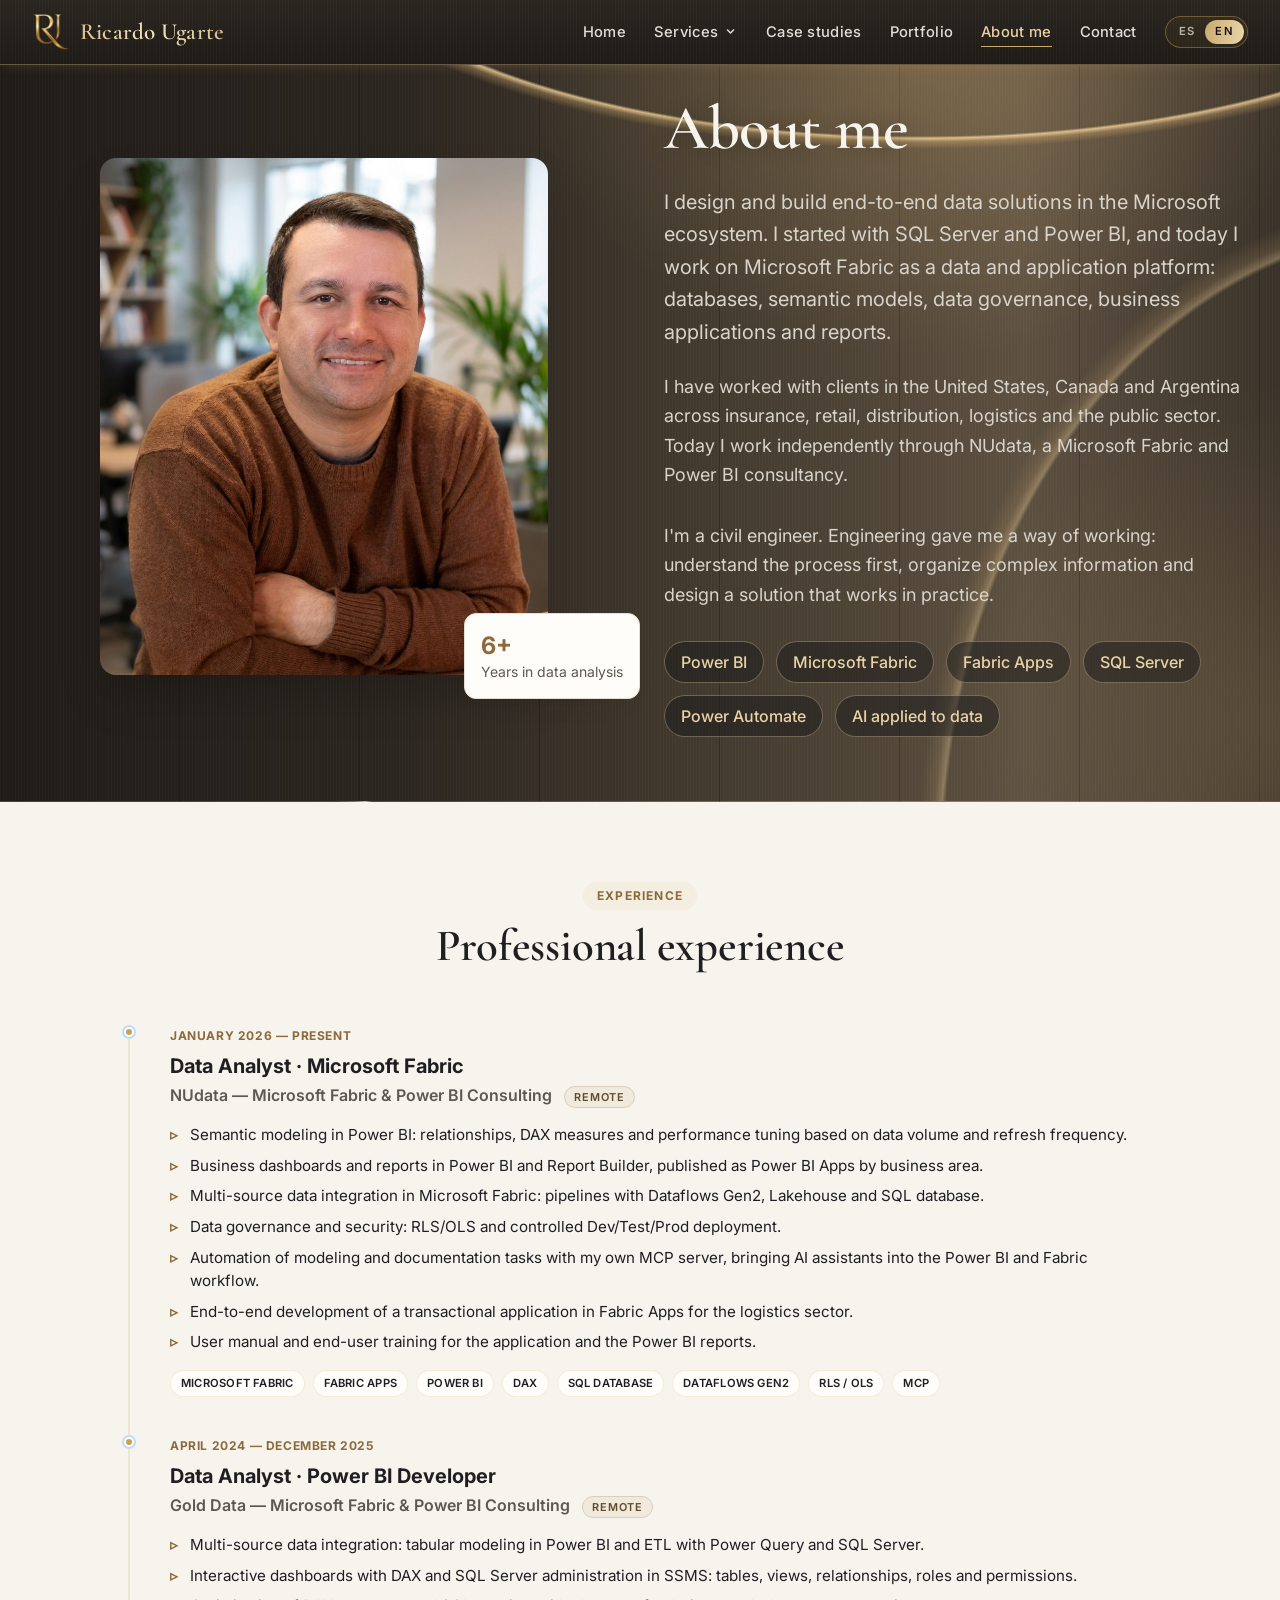
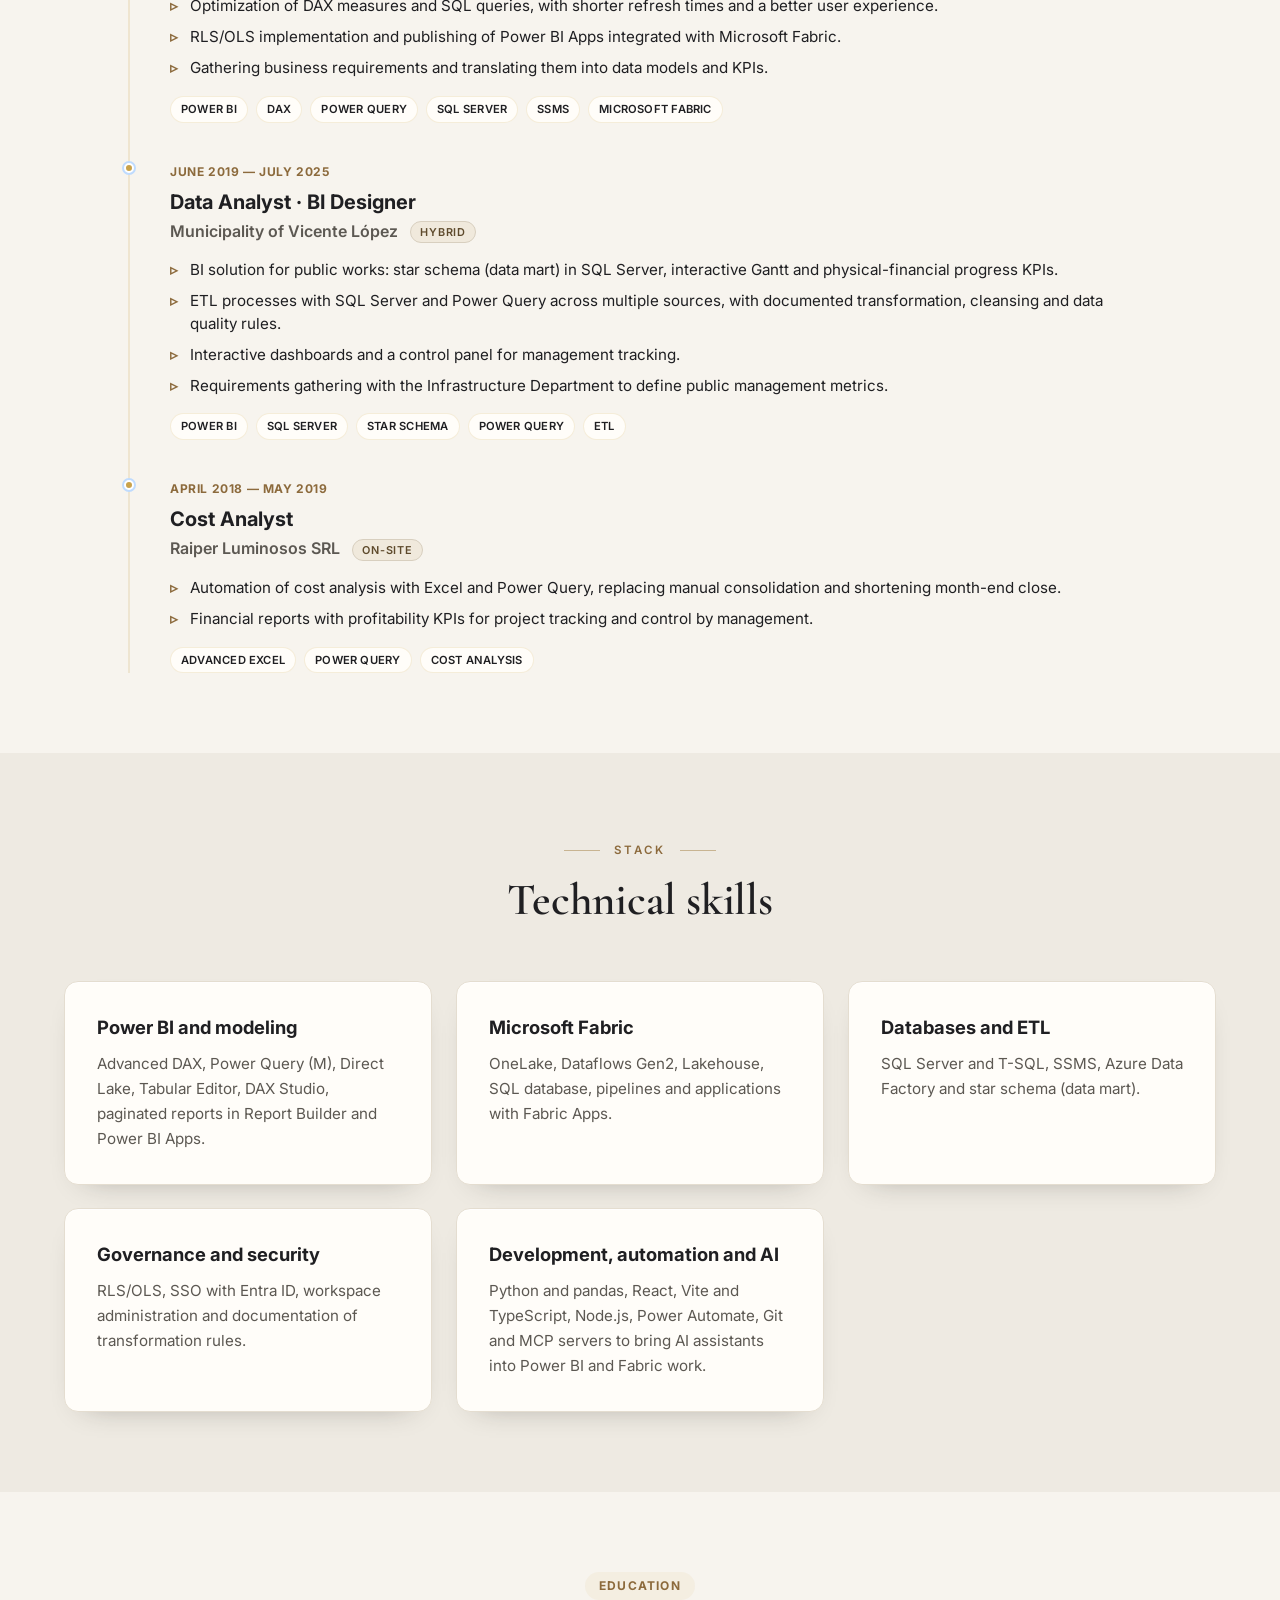
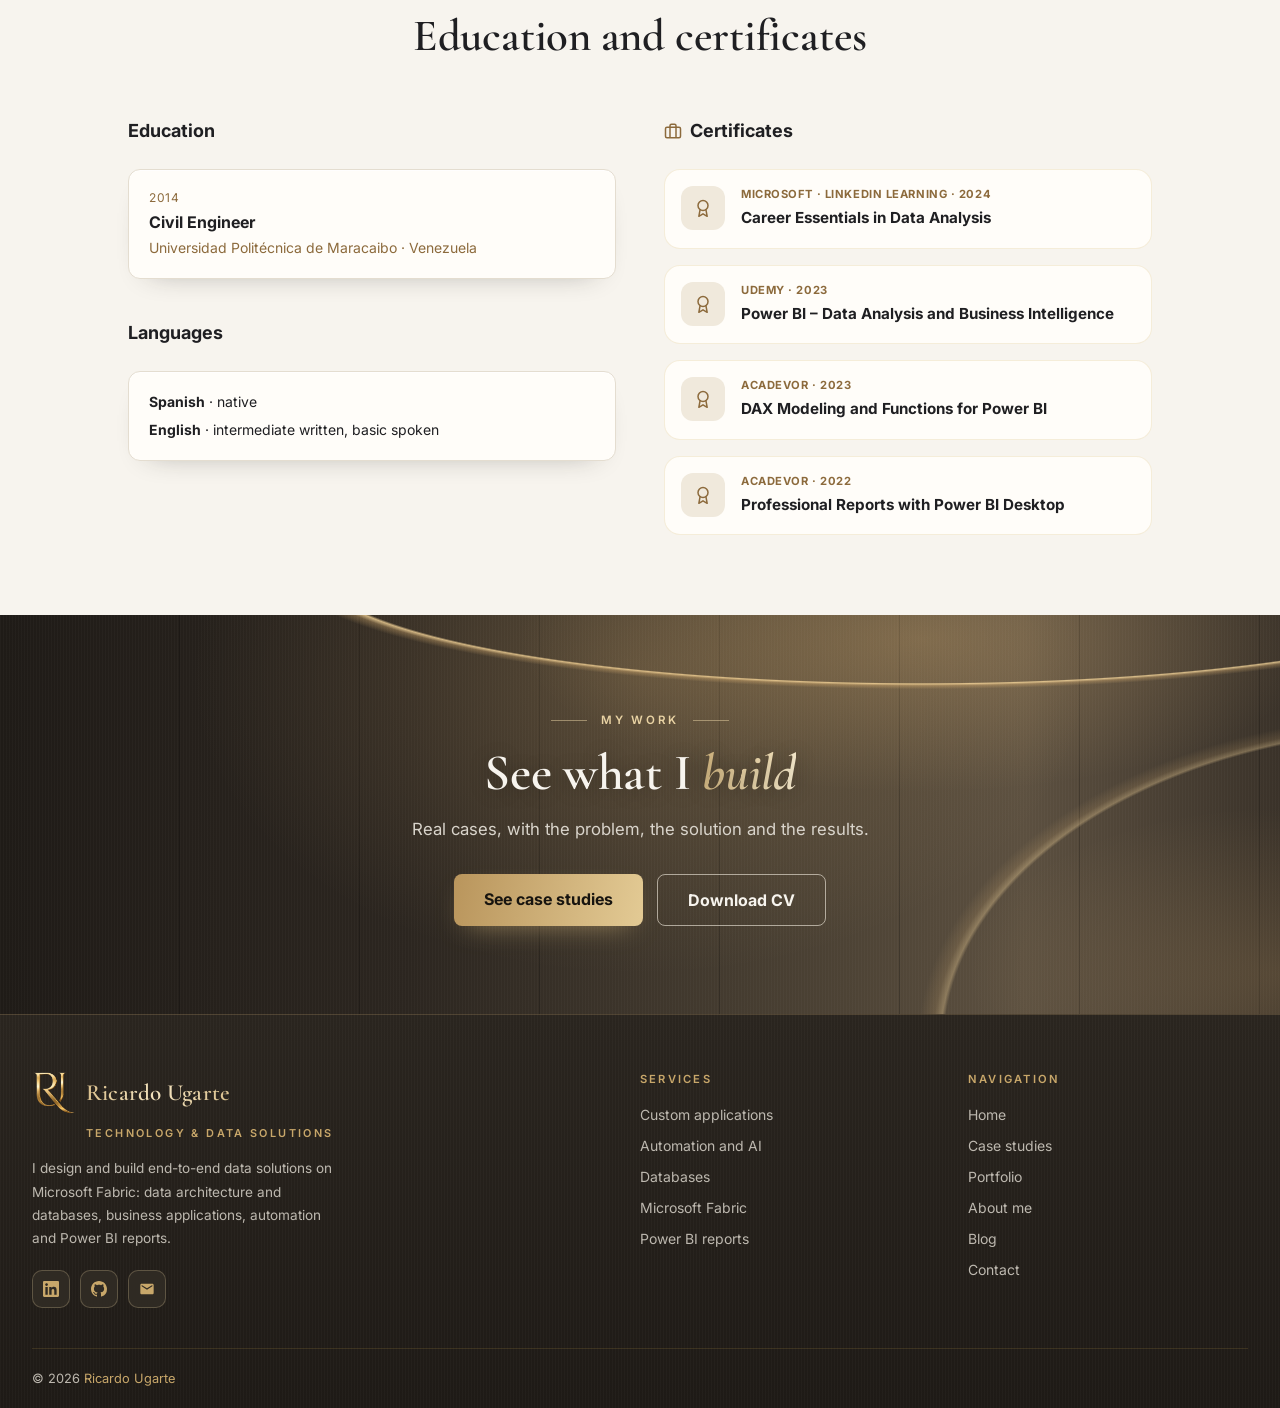
<file: about.html>
<!DOCTYPE html>
<html lang="es">
<head>
    <meta charset="UTF-8">
    <meta name="viewport" content="width=device-width, initial-scale=1.0">
    <title>Acerca de · Ricardo Ugarte</title>
    <meta name="description" content="Trayectoria, stack y formación de Ricardo Ugarte: soluciones de datos de punta a punta con Microsoft Fabric, Power BI y SQL Server.">
    <link rel="canonical" href="https://ricardo-ugarte.github.io/Ricardo-Ugarte/about.html">
    <meta name="theme-color" content="#18181b">
    <link rel="icon" type="image/png" href="./brand/favicon.png">
    <link rel="apple-touch-icon" href="./brand/apple-touch-icon.png">
    <meta property="og:type" content="website">
    <meta property="og:locale" content="es_AR">
    <meta property="og:title" content="Acerca de · Ricardo Ugarte">
    <meta property="og:description" content="Trayectoria, stack y formación de Ricardo Ugarte: soluciones de datos de punta a punta con Microsoft Fabric, Power BI y SQL Server.">
    <meta property="og:url" content="https://ricardo-ugarte.github.io/Ricardo-Ugarte/about.html">
    <meta property="og:image" content="https://ricardo-ugarte.github.io/Ricardo-Ugarte/brand/og-image.jpg">
    <meta name="twitter:card" content="summary_large_image">
    <link rel="stylesheet" href="./tailwind.css?v=20261124c">
    <link rel="preconnect" href="https://fonts.googleapis.com">
    <link rel="preconnect" href="https://fonts.gstatic.com" crossorigin>
    <link href="https://fonts.googleapis.com/css2?family=Cormorant+Garamond:ital,wght@0,500;0,600;1,500;1,600&family=Inter:wght@300;400;500;600;700&display=swap" rel="stylesheet">
    <style>
        * {
            font-family: 'Inter', sans-serif;
        }
        
        .hero-bg {
            background: linear-gradient(135deg, #8a6a2a 0%, #c9a24b 50%, #8a6a2a 100%);
            position: relative;
            overflow: hidden;
        }
        
        .hero-bg::before {
            content: '';
            position: absolute;
            top: 0;
            left: 0;
            right: 0;
            bottom: 0;
            background: url('./resources/hero-bg.jpg') center/cover;
            opacity: 0.1;
            z-index: 1;
        }
        
        .hero-content {
            position: relative;
            z-index: 2;
        }
        
        .data-particle {
            position: absolute;
            width: 4px;
            height: 4px;
            background: rgba(201,162,75, 0.6);
            border-radius: 50%;
            animation: float 6s ease-in-out infinite;
        }
        
        @keyframes float {
            0%, 100% { transform: translateY(0px) rotate(0deg); }
            50% { transform: translateY(-20px) rotate(180deg); }
        }
        
        .chart-container {
            background: rgba(255, 255, 255, 0.95);
            backdrop-filter: blur(10px);
            border: 1px solid rgba(255, 255, 255, 0.2);
        }
        
        .metric-card {
            background: linear-gradient(135deg, rgba(255, 255, 255, 0.1) 0%, rgba(255, 255, 255, 0.05) 100%);
            backdrop-filter: blur(10px);
            border: 1px solid rgba(255, 255, 255, 0.2);
            transition: all 0.3s ease;
        }
        
        .metric-card:hover {
            transform: translateY(-5px);
            box-shadow: 0 20px 40px rgba(0, 0, 0, 0.1);
        }
        
        .nav-link {
            position: relative;
            transition: all 0.3s ease;
        }
        
        .nav-link::after {
            content: '';
            position: absolute;
            bottom: -2px;
            left: 0;
            width: 0;
            height: 2px;
            background: #c9a24b;
            transition: width 0.3s ease;
        }
        
        .nav-link:hover::after {
            width: 100%;
        }
        
        .scroll-reveal {
            opacity: 0;
            transform: translateY(30px);
            transition: all 0.6s ease;
        }
        
        .scroll-reveal.revealed {
            opacity: 1;
            transform: translateY(0);
        }

        /* ESTILOS PARA LÍNEA DE TIEMPO */
        .tl-item {
            position: relative;
            padding-left: 32px;
            padding-bottom: 40px;
            border-left: 2px solid rgba(201,162,75,0.18);
        }

        .tl-item:last-child {
            padding-bottom: 0;
        }

        .tl-item::before {
            content: '';
            position: absolute;
            left: -6px;
            top: 0;
            width: 10px;
            height: 10px;
            border-radius: 50%;
            background: #c9a24b;
            border: 2px solid white;
            box-shadow: 0 0 0 2px #bfdbfe;
        }

        .tl-date {
            font-size: 0.75rem;
            font-weight: 700;
            text-transform: uppercase;
            letter-spacing: 0.05em;
            color: #8c6a3c;
            margin-bottom: 6px;
        }

        .tl-role {
            font-size: 1.25rem;
            font-weight: 700;
            color: #1f1f22;
            margin-bottom: 2px;
        }

        .tl-company {
            font-size: 1rem;
            font-weight: 600;
            color: #5c5852;
            margin-bottom: 16px;
        }

        .tl-list {
            list-style: none;
            padding: 0;
            margin: 0 0 16px 0;
        }

        .tl-list li {
            font-size: 0.875rem;
            color: #1f1f22;
            margin-bottom: 8px;
            padding-left: 20px;
            position: relative;
            line-height: 1.5;
        }

        .tl-list li::before {
            content: '▹';
            position: absolute;
            left: 0;
            color: #8c6a3c;
            font-weight: bold;
        }

        .tl-tags {
            display: flex;
            flex-wrap: wrap;
            gap: 8px;
        }

        .tl-tag {
            background: #fffdf9;
            color: #1f1f22;
            font-size: 0.7rem;
            font-weight: 600;
            padding: 4px 10px;
            border-radius: 20px;
            text-transform: uppercase;
            letter-spacing: 0.02em;
            border: 1px solid rgba(201,162,75,0.18);
        }

        /* ESTILOS PARA BARRAS DE HABILIDADES */
        .skill-bar-bg {
            width: 100%;
            height: 8px;
            background: #e4ddd0;
            border-radius: 10px;
            overflow: hidden;
        }

        .skill-bar-fill {
            height: 100%;
            width: 0%;
            background: linear-gradient(90deg, #c9a24b, #c9a24b);
            border-radius: 10px;
            transition: width 1.2s cubic-bezier(0.22, 1, 0.36, 1);
        }

        /* ESTILOS PARA CERTIFICADOS */
        .cert-card {
            background: #fffdf9;
            padding: 16px;
            border-radius: 16px;
            border: 1px solid rgba(201,162,75,0.18);
            transition: all 0.2s ease;
        }

        .cert-card:hover {
            background: white;
            box-shadow: 0 10px 25px -5px rgba(0, 0, 0, 0.05);
            border-color: rgba(201,162,75,0.18);
        }

        .cert-badge {
            width: 44px;
            height: 44px;
            border-radius: 12px;
            display: flex;
            align-items: center;
            justify-content: center;
            flex-shrink: 0;
        }

        .cert-year {
            font-size: 0.7rem;
            font-weight: 700;
            text-transform: uppercase;
            letter-spacing: 0.05em;
            color: #8c6a3c;
            margin-bottom: 4px;
        }

        .cert-title {
            font-weight: 700;
            color: #1f1f22;
            margin-bottom: 2px;
            font-size: 0.95rem;
        }

        .cert-issuer {
            font-size: 0.75rem;
            color: #5c5852;
        }

        @media (min-width: 1024px) {
    .tl-item {
        padding-left: 40px;
        padding-right: 20px;
    }
    
    .tl-list li {
        font-size: 0.95rem;
    }
}

@media (max-width: 768px) {
    .tl-item {
        padding-left: 24px;
    }
}
    </style>
    <link rel="stylesheet" href="./brand.css?v=20261124c">
</head>
<body class="brand">
    <div class="scroll-progress" aria-hidden="true"></div>
    <!-- Navegación -->
    <nav class="site-nav fixed top-0 left-0 right-0 backdrop-blur-md z-50" aria-label="Principal">
        <div class="max-w-7xl mx-auto px-4 sm:px-6 lg:px-8">
            <div class="flex justify-between items-center h-16">
                <a href="index.html" class="brand-mark" aria-label="Ricardo Ugarte, inicio">
                    <img src="./brand/logo-monogram.png" alt="" width="38" height="38">
                    <span>Ricardo Ugarte</span>
                </a>
                <div class="flex items-center gap-5 lg:gap-7">
                <div class="hidden lg:flex space-x-7">
                    <a href="index.html" class="nav-link">Inicio</a>
                    <div class="nav-dd">
                    <button type="button" class="nav-link nav-dd-btn" aria-haspopup="true" aria-expanded="false">Servicios <svg class="dd-chev" viewBox="0 0 20 20" fill="currentColor" aria-hidden="true"><path d="M5.3 7.3a1 1 0 0 1 1.4 0L10 10.6l3.3-3.3a1 1 0 1 1 1.4 1.4l-4 4a1 1 0 0 1-1.4 0l-4-4a1 1 0 0 1 0-1.4z"/></svg></button>
                    <div class="nav-dd-panel" role="menu">
                        <div class="dd-group">Aplicaciones y automatización</div>
                        <a href="soluciones.html#aplicaciones" class="dd-item" role="menuitem"><span class="dd-ico"><svg viewBox="0 0 24 24" fill="none" stroke="currentColor" stroke-width="1.7" stroke-linecap="round" stroke-linejoin="round" aria-hidden="true"><rect x="3" y="4" width="18" height="16" rx="2"/><path d="M3 9h18M8 13h8M8 16h5"/></svg></span><span><span class="dd-title">Aplicaciones a medida</span><span class="dd-desc">Deja las planillas: una aplicación hecha a la medida de cómo trabajas.</span></span></a>
                        <a href="soluciones.html#automatizacion" class="dd-item" role="menuitem"><span class="dd-ico"><svg viewBox="0 0 24 24" fill="none" stroke="currentColor" stroke-width="1.7" stroke-linecap="round" stroke-linejoin="round" aria-hidden="true"><path d="M13 2 4 14h7l-1 8 9-12h-7z"/></svg></span><span><span class="dd-title">Automatización e IA</span><span class="dd-desc">Las tareas repetitivas se hacen solas, incluso leer facturas.</span></span></a>
                        <div class="dd-group">Datos y Microsoft Fabric</div>
                        <a href="soluciones.html#datos" class="dd-item" role="menuitem"><span class="dd-ico"><svg viewBox="0 0 24 24" fill="none" stroke="currentColor" stroke-width="1.7" stroke-linecap="round" stroke-linejoin="round" aria-hidden="true"><ellipse cx="12" cy="5" rx="8" ry="3"/><path d="M4 5v14c0 1.7 3.6 3 8 3s8-1.3 8-3V5M4 12c0 1.7 3.6 3 8 3s8-1.3 8-3"/></svg></span><span><span class="dd-title">Bases de datos</span><span class="dd-desc">Toda la información en un solo lugar, siempre actualizada.</span></span></a>
                        <a href="soluciones.html#fabric" class="dd-item" role="menuitem"><span class="dd-ico"><svg viewBox="0 0 24 24" fill="none" stroke="currentColor" stroke-width="1.7" stroke-linecap="round" stroke-linejoin="round" aria-hidden="true"><rect x="3" y="3" width="7" height="7" rx="1.5"/><rect x="14" y="3" width="7" height="7" rx="1.5"/><rect x="3" y="14" width="7" height="7" rx="1.5"/><rect x="14" y="14" width="7" height="7" rx="1.5"/></svg></span><span><span class="dd-title">Microsoft Fabric</span><span class="dd-desc">Datos, aplicaciones y reportes conectados en una sola plataforma.</span></span></a>
                        <div class="dd-group">Power BI</div>
                        <a href="soluciones.html#bi" class="dd-item" role="menuitem"><span class="dd-ico"><svg viewBox="0 0 24 24" fill="none" stroke="currentColor" stroke-width="1.7" stroke-linecap="round" stroke-linejoin="round" aria-hidden="true"><path d="M4 20V10M10 20V4M16 20v-7M22 20H2"/></svg></span><span><span class="dd-title">Reportes de Power BI</span><span class="dd-desc">Indicadores con un mismo criterio para todos, que se actualizan solos.</span></span></a>
                        <a href="contact.html#como-trabajo" class="dd-foot">Cómo trabajo →</a>
                    </div>
                    </div>
                    <a href="casos.html" class="nav-link">Casos de éxito</a>
                    <a href="portfolio.html" class="nav-link">Portfolio</a>
                    <a href="about.html" class="nav-link" aria-current="page">Sobre mí</a>
                    <a href="contact.html" class="nav-link">Contacto</a>
                </div>
                    <button type="button" class="lang-toggle" aria-label="Cambiar idioma" aria-pressed="false" data-no-i18n>
                        <span data-l="es" class="is-on">ES</span><span data-l="en">EN</span>
                    </button>
                <div class="lg:hidden">
                    <button id="mobile-menu-btn" aria-label="Abrir menú" aria-controls="mobile-menu">
                        <svg class="w-6 h-6" fill="none" stroke="currentColor" viewBox="0 0 24 24">
                            <path stroke-linecap="round" stroke-linejoin="round" stroke-width="2" d="M4 6h16M4 12h16M4 18h16"></path>
                        </svg>
                    </button>
                </div>
                </div>
            </div>
        </div>
        <div id="mobile-menu" class="hidden lg:hidden">
            <div class="px-4 py-2 space-y-2">
                <a href="index.html" class="block py-2">Inicio</a>
                <details class="m-dd">
                    <summary class="block py-2">Servicios</summary>
                    <div class="m-dd-list">
                    <a href="soluciones.html#aplicaciones" class="block py-2">Aplicaciones a medida</a>
                    <a href="soluciones.html#automatizacion" class="block py-2">Automatización e IA</a>
                    <a href="soluciones.html#datos" class="block py-2">Bases de datos</a>
                    <a href="soluciones.html#fabric" class="block py-2">Microsoft Fabric</a>
                    <a href="soluciones.html#bi" class="block py-2">Reportes de Power BI</a>
                    </div>
                </details>
                <a href="casos.html" class="block py-2">Casos de éxito</a>
                <a href="portfolio.html" class="block py-2">Portfolio</a>
                <a href="about.html" class="block py-2">Sobre mí</a>
                <a href="contact.html" class="block py-2">Contacto</a>
            </div>
        </div>
    </nav>

    <!-- Hero Section -->
    <section class="bg-gradient-to-br from-blue-50 to-indigo-100 pt-24 pb-16">
        <div class="max-w-7xl mx-auto px-4 sm:px-6 lg:px-8">
            <div class="grid lg:grid-cols-2 gap-12 items-center">
                <!-- Profile Image -->
                <div class="scroll-reveal">
                    <div class="relative">
                        <img src="./resources/profile-photo.jpg" alt="Ricardo Ugarte" 
                             class="profile-image w-full max-w-md mx-auto rounded-2xl shadow-2xl">
                        <div class="absolute -bottom-6 -right-6 bg-white p-4 rounded-xl shadow-lg">
                            <div class="text-2xl font-bold text-blue-600">6+</div>
                            <div class="text-sm text-slate-600">Años en análisis de datos</div>
                        </div>
                    </div>
                </div>
                
                <!-- Introduction -->
                <div class="scroll-reveal">
                    <h1 class="text-5xl font-bold text-slate-800 mb-6">Sobre mí</h1>
                    <p class="text-xl text-slate-600 mb-6 leading-relaxed">
                        Diseño y desarrollo soluciones de datos de punta a punta en el ecosistema Microsoft. Empecé con SQL Server y Power BI, y hoy trabajo sobre Microsoft Fabric como plataforma de datos y aplicaciones: bases de datos, modelos semánticos, gobierno de datos, aplicaciones de gestión y reportes.
                    </p>
                    <p class="text-lg text-slate-600 mb-8 leading-relaxed">
                        He trabajado con clientes de Estados Unidos, Canadá y Argentina en seguros, retail, distribución, logística y sector público. Hoy trabajo de forma independiente a través de NUdata, consultora de Microsoft Fabric y Power BI.
                    </p>
                    <p class="text-lg text-slate-600 mb-8 leading-relaxed">
                        Soy ingeniero civil. De la ingeniería me quedó la forma de trabajar: entender primero el proceso, ordenar información compleja y diseñar una solución que funcione en la práctica.
                    </p>
                    <div class="flex flex-wrap gap-3">
                        <span class="bg-amber-100 text-amber-800 px-4 py-2 rounded-full font-medium">Power BI</span>
                        <span class="bg-amber-100 text-amber-800 px-4 py-2 rounded-full font-medium">Microsoft Fabric</span>
                        <span class="bg-amber-100 text-amber-800 px-4 py-2 rounded-full font-medium">Fabric Apps</span>
                        <span class="bg-amber-100 text-amber-800 px-4 py-2 rounded-full font-medium">SQL Server</span>
                        <span class="bg-amber-100 text-amber-800 px-4 py-2 rounded-full font-medium">Power Automate</span>
                        <span class="bg-amber-100 text-amber-800 px-4 py-2 rounded-full font-medium">IA aplicada a datos</span>
                    </div>
                </div>
            </div>
        </div>
    </section>

    <!-- Experiencia profesional -->
    <section class="py-20 bg-white">
        <div class="max-w-7xl mx-auto px-4 sm:px-6 lg:px-8">
            <div class="text-center mb-14 scroll-reveal">
                <div style="display:inline-block;background:rgba(201,162,75,0.08);color:#8c6a3c;font-size:0.75rem;font-weight:700;letter-spacing:0.1em;text-transform:uppercase;padding:5px 14px;border-radius:100px;margin-bottom:0.75rem;">Experiencia</div>
                <h2 class="text-3xl font-bold text-slate-800">Trayectoria profesional</h2>
            </div>

            <div class="max-w-5xl mx-auto">

                <div class="tl-item scroll-reveal">
                    <div class="tl-date">Enero 2026 — Presente</div>
                    <div class="tl-role">Analista de Datos · Microsoft Fabric</div>
                    <div class="tl-company">NUdata — Consultoría Microsoft Fabric &amp; Power BI <span class="tl-mode">Remoto</span></div>
                    <ul class="tl-list">
                        <li>Modelado semántico en Power BI: relaciones, medidas DAX y optimización de rendimiento según volumen y frecuencia de actualización.</li>
                        <li>Dashboards e informes de negocio en Power BI y Report Builder, publicados como Power BI Apps por área de negocio.</li>
                        <li>Integración de datos de múltiples fuentes en Microsoft Fabric: pipelines con Dataflows Gen2, Lakehouse y SQL database.</li>
                        <li>Gobierno y seguridad de datos: RLS/OLS y despliegue controlado en Dev/Test/Prod.</li>
                        <li>Automatización de tareas de modelado y documentación con un servidor MCP propio, integrando asistentes de IA al flujo de trabajo de Power BI y Fabric.</li>
                        <li>Desarrollo de punta a punta de una aplicación transaccional en Fabric Apps para el sector logístico.</li>
                        <li>Manual de usuario y capacitación a usuarios finales de la aplicación y de los reportes de Power BI.</li>
                    </ul>
                    <div class="tl-tags">
                        <span class="tl-tag">Microsoft Fabric</span>
                        <span class="tl-tag">Fabric Apps</span>
                        <span class="tl-tag">Power BI</span>
                        <span class="tl-tag">DAX</span>
                        <span class="tl-tag">SQL database</span>
                        <span class="tl-tag">Dataflows Gen2</span>
                        <span class="tl-tag">RLS / OLS</span>
                        <span class="tl-tag">MCP</span>
                    </div>
                </div>

                <div class="tl-item scroll-reveal" style="transition-delay:0.1s;">
                    <div class="tl-date">Abril 2024 — Diciembre 2025</div>
                    <div class="tl-role">Analista de Datos · Power BI Developer</div>
                    <div class="tl-company">Gold Data — Consultoría Microsoft Fabric &amp; Power BI <span class="tl-mode">Remoto</span></div>
                    <ul class="tl-list">
                        <li>Integración de datos de múltiples fuentes: modelado tabular en Power BI y ETL con Power Query y SQL Server.</li>
                        <li>Dashboards interactivos con DAX y administración de SQL Server con SSMS: tablas, vistas, relaciones, roles y permisos.</li>
                        <li>Optimización de medidas DAX y consultas SQL, con menores tiempos de actualización y mejor experiencia de usuario.</li>
                        <li>Implementación de RLS/OLS y publicación de Power BI Apps integradas con Microsoft Fabric.</li>
                        <li>Relevamiento de requerimientos de negocio y traducción a modelos de datos y KPIs.</li>
                    </ul>
                    <div class="tl-tags">
                        <span class="tl-tag">Power BI</span>
                        <span class="tl-tag">DAX</span>
                        <span class="tl-tag">Power Query</span>
                        <span class="tl-tag">SQL Server</span>
                        <span class="tl-tag">SSMS</span>
                        <span class="tl-tag">Microsoft Fabric</span>
                    </div>
                </div>

                <div class="tl-item scroll-reveal" style="transition-delay:0.2s;">
                    <div class="tl-date">Junio 2019 — Julio 2025</div>
                    <div class="tl-role">Analista de Datos · Proyectista BI</div>
                    <div class="tl-company">Municipalidad de Vicente López <span class="tl-mode">Híbrido</span></div>
                    <ul class="tl-list">
                        <li>Solución de BI para obras públicas: modelo estrella (data mart) en SQL Server, Gantt interactivo y KPIs de avance físico-financiero.</li>
                        <li>Procesos ETL con SQL Server y Power Query integrando múltiples fuentes, con documentación de reglas de transformación, limpieza y calidad de datos.</li>
                        <li>Dashboards interactivos y panel de control para el seguimiento de gestión.</li>
                        <li>Relevamiento de requerimientos con la Dirección de Infraestructura para definir métricas de gestión pública.</li>
                    </ul>
                    <div class="tl-tags">
                        <span class="tl-tag">Power BI</span>
                        <span class="tl-tag">SQL Server</span>
                        <span class="tl-tag">Modelo estrella</span>
                        <span class="tl-tag">Power Query</span>
                        <span class="tl-tag">ETL</span>
                    </div>
                </div>

                <div class="tl-item scroll-reveal" style="transition-delay:0.3s;">
                    <div class="tl-date">Abril 2018 — Mayo 2019</div>
                    <div class="tl-role">Analista de Costos</div>
                    <div class="tl-company">Raiper Luminosos SRL <span class="tl-mode">Presencial</span></div>
                    <ul class="tl-list">
                        <li>Automatización del análisis de costos con Excel y Power Query, reemplazando consolidaciones manuales y reduciendo los tiempos de cierre mensual.</li>
                        <li>Reportes financieros con KPIs de rentabilidad para el seguimiento y control de proyectos por parte de la dirección.</li>
                    </ul>
                    <div class="tl-tags">
                        <span class="tl-tag">Excel avanzado</span>
                        <span class="tl-tag">Power Query</span>
                        <span class="tl-tag">Análisis de costos</span>
                    </div>
                </div>

            </div>
        </div>
    </section>


    <!-- Habilidades técnicas -->
    <section class="py-20 bg-slate-50">
        <div class="max-w-7xl mx-auto px-4 sm:px-6 lg:px-8">
            <div class="text-center mb-14 scroll-reveal">
                <div class="section-eyebrow">Stack</div>
                <h2 class="text-3xl font-bold text-slate-800">Habilidades técnicas</h2>
            </div>
            <div class="grid md:grid-cols-2 lg:grid-cols-3 gap-6 max-w-6xl mx-auto skills-grid" data-stagger>
                <div class="scroll-reveal h-full"><div class="g-card h-full">
                    <h3>Power BI y modelado</h3>
                    <p style="margin-bottom:0;">DAX avanzado, Power Query (M), Direct Lake, Tabular Editor, DAX Studio, reportes paginados en Report Builder y Power BI Apps.</p>
                </div></div>
                <div class="scroll-reveal h-full"><div class="g-card h-full">
                    <h3>Microsoft Fabric</h3>
                    <p style="margin-bottom:0;">OneLake, Dataflows Gen2, Lakehouse, SQL database, pipelines y aplicaciones con Fabric Apps.</p>
                </div></div>
                <div class="scroll-reveal h-full"><div class="g-card h-full">
                    <h3>Bases de datos y ETL</h3>
                    <p style="margin-bottom:0;">SQL Server y T-SQL, SSMS, Azure Data Factory y modelo estrella (data mart).</p>
                </div></div>
                <div class="scroll-reveal h-full"><div class="g-card h-full">
                    <h3>Gobierno y seguridad</h3>
                    <p style="margin-bottom:0;">RLS/OLS, SSO con Entra ID, administración de workspaces y documentación de reglas de transformación.</p>
                </div></div>
                <div class="scroll-reveal h-full"><div class="g-card h-full">
                    <h3>Desarrollo, automatización e IA</h3>
                    <p style="margin-bottom:0;">Python y pandas, React, Vite y TypeScript, Node.js, Power Automate, Git y servidores MCP para integrar asistentes de IA al trabajo con Power BI y Fabric.</p>
                </div></div>
            </div>
        </div>
    </section>

    <!-- Educación y certificados -->
    <section class="py-20 bg-white">
        <div class="max-w-7xl mx-auto px-4 sm:px-6 lg:px-8">
            <div class="text-center mb-14 scroll-reveal">
                <div style="display:inline-block;background:rgba(201,162,75,0.08);color:#8c6a3c;font-size:0.75rem;font-weight:700;letter-spacing:0.1em;text-transform:uppercase;padding:5px 14px;border-radius:100px;margin-bottom:0.75rem;">Formación</div>
                <h2 class="text-3xl font-bold text-slate-800">Educación y certificados</h2>
            </div>

            <div class="grid md:grid-cols-2 gap-12 max-w-5xl mx-auto">

                <!-- Educación -->
                <div class="scroll-reveal">
                    <h3 class="text-lg font-bold text-slate-700 mb-6">Educación</h3>
                    <div class="bg-slate-50 rounded-xl p-5 mb-10">
                        <div class="text-xs text-blue-600 font-700 uppercase tracking-wider mb-1">2014</div>
                        <h4 class="font-bold text-slate-800 mb-1">Ingeniero Civil</h4>
                        <p class="text-sm text-blue-600 font-600">Universidad Politécnica de Maracaibo · Venezuela</p>
                    </div>
                    <h3 class="text-lg font-bold text-slate-700 mb-6">Idiomas</h3>
                    <div class="bg-slate-50 rounded-xl p-5">
                        <p class="text-sm text-slate-800 mb-2"><strong>Español</strong> · nativo</p>
                        <p class="text-sm text-slate-800"><strong>Inglés</strong> · intermedio escrito, básico oral</p>
                    </div>
                </div>

                <!-- Certificados -->
                <div class="scroll-reveal" style="transition-delay:0.1s;">
                    <h3 class="text-lg font-bold text-slate-700 mb-6 flex items-center gap-2" data-cert-head>
                        <svg width="18" height="18" viewBox="0 0 24 24" fill="none" stroke="#8c6a3c" stroke-width="2"><rect x="2" y="7" width="20" height="14" rx="2"/><path d="M16 21V5a2 2 0 00-2-2h-4a2 2 0 00-2 2v16"/></svg>
                        Certificados
                    </h3>
                    <div class="space-y-4">
                        <div class="cert-card flex items-start gap-4">
                            <div class="cert-badge" style="background:#f0e9dc;">
                                <svg width="20" height="20" viewBox="0 0 24 24" fill="none" stroke="#8c6a3c" stroke-width="1.8" stroke-linecap="round" stroke-linejoin="round" aria-hidden="true"><circle cx="12" cy="9" r="6"/><path d="M8.5 14 7 22l5-3 5 3-1.5-8"/></svg>
                            </div>
                            <div>
                                <div class="cert-year">Microsoft · LinkedIn Learning · 2024</div>
                                <div class="cert-title">Fundamentos profesionales del análisis de datos</div>
                            </div>
                        </div>
                        <div class="cert-card flex items-start gap-4">
                            <div class="cert-badge" style="background:#f0e9dc;">
                                <svg width="20" height="20" viewBox="0 0 24 24" fill="none" stroke="#8c6a3c" stroke-width="1.8" stroke-linecap="round" stroke-linejoin="round" aria-hidden="true"><circle cx="12" cy="9" r="6"/><path d="M8.5 14 7 22l5-3 5 3-1.5-8"/></svg>
                            </div>
                            <div>
                                <div class="cert-year">Udemy · 2023</div>
                                <div class="cert-title">Power BI – Análisis de Datos y Business Intelligence</div>
                            </div>
                        </div>
                        <div class="cert-card flex items-start gap-4">
                            <div class="cert-badge" style="background:#f0e9dc;">
                                <svg width="20" height="20" viewBox="0 0 24 24" fill="none" stroke="#8c6a3c" stroke-width="1.8" stroke-linecap="round" stroke-linejoin="round" aria-hidden="true"><circle cx="12" cy="9" r="6"/><path d="M8.5 14 7 22l5-3 5 3-1.5-8"/></svg>
                            </div>
                            <div>
                                <div class="cert-year">Acadevor · 2023</div>
                                <div class="cert-title">Modelado y funciones DAX para Power BI</div>
                            </div>
                        </div>
                        <div class="cert-card flex items-start gap-4">
                            <div class="cert-badge" style="background:#f0e9dc;">
                                <svg width="20" height="20" viewBox="0 0 24 24" fill="none" stroke="#8c6a3c" stroke-width="1.8" stroke-linecap="round" stroke-linejoin="round" aria-hidden="true"><circle cx="12" cy="9" r="6"/><path d="M8.5 14 7 22l5-3 5 3-1.5-8"/></svg>
                            </div>
                            <div>
                                <div class="cert-year">Acadevor · 2022</div>
                                <div class="cert-title">Reportes profesionales con Power BI Desktop</div>
                            </div>
                        </div>
                    </div>
                </div>

            </div>
        </div>
    </section>

    <!-- Llamado a la acción -->
    <section class="cta-band">
        <div class="section-eyebrow">Mi trabajo</div>
        <h2 class="section-title scroll-reveal">Mira lo que <span class="gold-text">construyo</span></h2>
        <p class="section-lead max-w-xl mx-auto">Casos reales, con el problema, la solución y los resultados.</p>
        <div class="cta-actions">
            <a href="casos.html" class="hero-btn-primary">Ver casos de éxito</a>
            <a href="./assets/CV-Ricardo-Ugarte.pdf" data-href-en="./assets/CV-Ricardo-Ugarte-EN.pdf" class="hero-btn-secondary" target="_blank" rel="noopener">Descargar CV</a>
        </div>
    </section>

    <!-- Footer (igual al index) -->
    <footer class="site-footer" style="padding:56px 0 0;">
        <div class="max-w-7xl mx-auto px-4 sm:px-6 lg:px-8">
            <div class="f-grid">
                <div>
                    <a href="index.html" class="brand-mark" style="margin-bottom:16px;" aria-label="Ricardo Ugarte, inicio">
                        <img src="./brand/logo-monogram.png" alt="" width="44" height="44" loading="lazy" style="width:44px;height:44px;">
                        <span>Ricardo Ugarte</span>
                    </a>
                    <div class="f-descriptor">Technology &amp; Data Solutions</div>
                    <p style="font-size:0.85rem;color:var(--muted);line-height:1.7;margin-bottom:20px;max-width:300px;">
                        Diseño y desarrollo soluciones de datos de punta a punta en Microsoft Fabric: arquitectura y bases de datos, aplicaciones de gestión, automatización y reportes de Power BI.
                    </p>
                    <div style="display:flex;gap:10px;">
                        <a href="https://www.linkedin.com/in/ricardo-ugarte" target="_blank" rel="noopener" class="f-social" aria-label="LinkedIn">
                            <svg width="16" height="16" fill="currentColor" viewBox="0 0 24 24"><path d="M20.447 20.452h-3.554v-5.569c0-1.328-.027-3.037-1.852-3.037-1.853 0-2.136 1.445-2.136 2.939v5.667H9.351V9h3.414v1.561h.046c.477-.9 1.637-1.85 3.37-1.85 3.601 0 4.267 2.37 4.267 5.455v6.286zM5.337 7.433c-1.144 0-2.063-.926-2.063-2.065 0-1.138.92-2.063 2.063-2.063 1.14 0 2.064.925 2.064 2.063 0 1.139-.925 2.065-2.064 2.065zm1.782 13.019H3.555V9h3.564v11.452zM22.225 0H1.771C.792 0 0 .774 0 1.729v20.542C0 23.227.792 24 1.771 24h20.451C23.2 24 24 23.227 24 22.271V1.729C24 .774 23.2 0 22.225 0z"/></svg>
                        </a>
                        <a href="https://github.com/Ricardo-Ugarte" target="_blank" rel="noopener" class="f-social" aria-label="GitHub">
                            <svg width="16" height="16" fill="currentColor" viewBox="0 0 16 16"><path d="M8 0C3.58 0 0 3.58 0 8c0 3.54 2.29 6.53 5.47 7.59.4.07.55-.17.55-.38 0-.19-.01-.82-.01-1.49-2.01.37-2.53-.49-2.69-.94-.09-.23-.48-.94-.82-1.13-.28-.15-.68-.52-.01-.53.63-.01 1.08.58 1.23.82.72 1.21 1.87.87 2.33.66.07-.52.28-.87.51-1.07-1.78-.2-3.64-.89-3.64-3.95 0-.87.31-1.59.82-2.15-.08-.2-.36-1.02.08-2.12 0 0 .67-.21 2.2.82.64-.18 1.32-.27 2-.27.68 0 1.36.09 2 .27 1.53-1.04 2.2-.82 2.2-.82.44 1.1.16 1.92.08 2.12.51.56.82 1.27.82 2.15 0 3.07-1.87 3.75-3.65 3.95.29.25.54.73.54 1.48 0 1.07-.01 1.93-.01 2.2 0 .21.15.46.55.38A8.013 8.013 0 0016 8c0-4.42-3.58-8-8-8z"/></svg>
                        </a>
                        <a href="mailto:rugarte@nudatabi.com" class="f-social" aria-label="Email">
                            <svg width="16" height="16" fill="currentColor" viewBox="0 0 24 24"><path d="M20 4H4c-1.1 0-2 .9-2 2v12c0 1.1.9 2 2 2h16c1.1 0 2-.9 2-2V6c0-1.1-.9-2-2-2zm0 4l-8 5-8-5V6l8 5 8-5v2z"/></svg>
                        </a>
                    </div>
                </div>
                <div>
                    <div class="f-head">Servicios</div>
                    <a href="soluciones.html#aplicaciones" class="f-link">Aplicaciones a medida</a>
                    <a href="soluciones.html#automatizacion" class="f-link">Automatización e IA</a>
                    <a href="soluciones.html#datos" class="f-link">Bases de datos</a>
                    <a href="soluciones.html#fabric" class="f-link">Microsoft Fabric</a>
                    <a href="soluciones.html#bi" class="f-link">Reportes de Power BI</a>
                </div>
                <div>
                    <div class="f-head">Navegación</div>
                    <a href="index.html" class="f-link">Inicio</a>
                    <a href="casos.html" class="f-link">Casos de éxito</a>
                    <a href="portfolio.html" class="f-link">Portfolio</a>
                    <a href="about.html" class="f-link">Sobre mí</a>
                    <a href="blog.html" class="f-link">Blog</a>
                    <a href="contact.html" class="f-link">Contacto</a>
                </div>
            </div>
            <div style="border-top:1px solid var(--line);padding:20px 0;display:flex;justify-content:space-between;align-items:center;flex-wrap:wrap;gap:12px;">
                <p style="font-size:0.8rem;color:var(--muted);">© 2026 <span style="color:var(--gold);">Ricardo Ugarte</span></p>
            </div>
        </div>
    </footer>

    <script>
    document.addEventListener('DOMContentLoaded', function() {
        // Mobile menu
        var btn = document.getElementById('mobile-menu-btn');
        var menu = document.getElementById('mobile-menu');
        if (btn && menu) btn.addEventListener('click', function() { menu.classList.toggle('hidden'); });

        // Scroll reveal
        var reveals = document.querySelectorAll('.scroll-reveal');
        var obs = new IntersectionObserver(function(entries) {
            entries.forEach(function(e) { if (e.isIntersecting) e.target.classList.add('revealed'); });
        }, { threshold: 0.1, rootMargin: '0px 0px -40px 0px' });
        reveals.forEach(function(el) { obs.observe(el); });

        // Skill bars
        var bars = document.querySelectorAll('.skill-bar-fill');
        var bObs = new IntersectionObserver(function(entries) {
            entries.forEach(function(e) {
                if (e.isIntersecting) {
                    var w = e.target.getAttribute('data-width');
                    if (w) e.target.style.width = w;
                }
            });
        }, { threshold: 0.5 });
        bars.forEach(function(b) { bObs.observe(b); });
    });
    </script>
    <script src="./brand.js?v=20261124c" defer></script>
    <script src="./i18n.js?v=20261124c" defer></script>
</body>
</html>
</file>
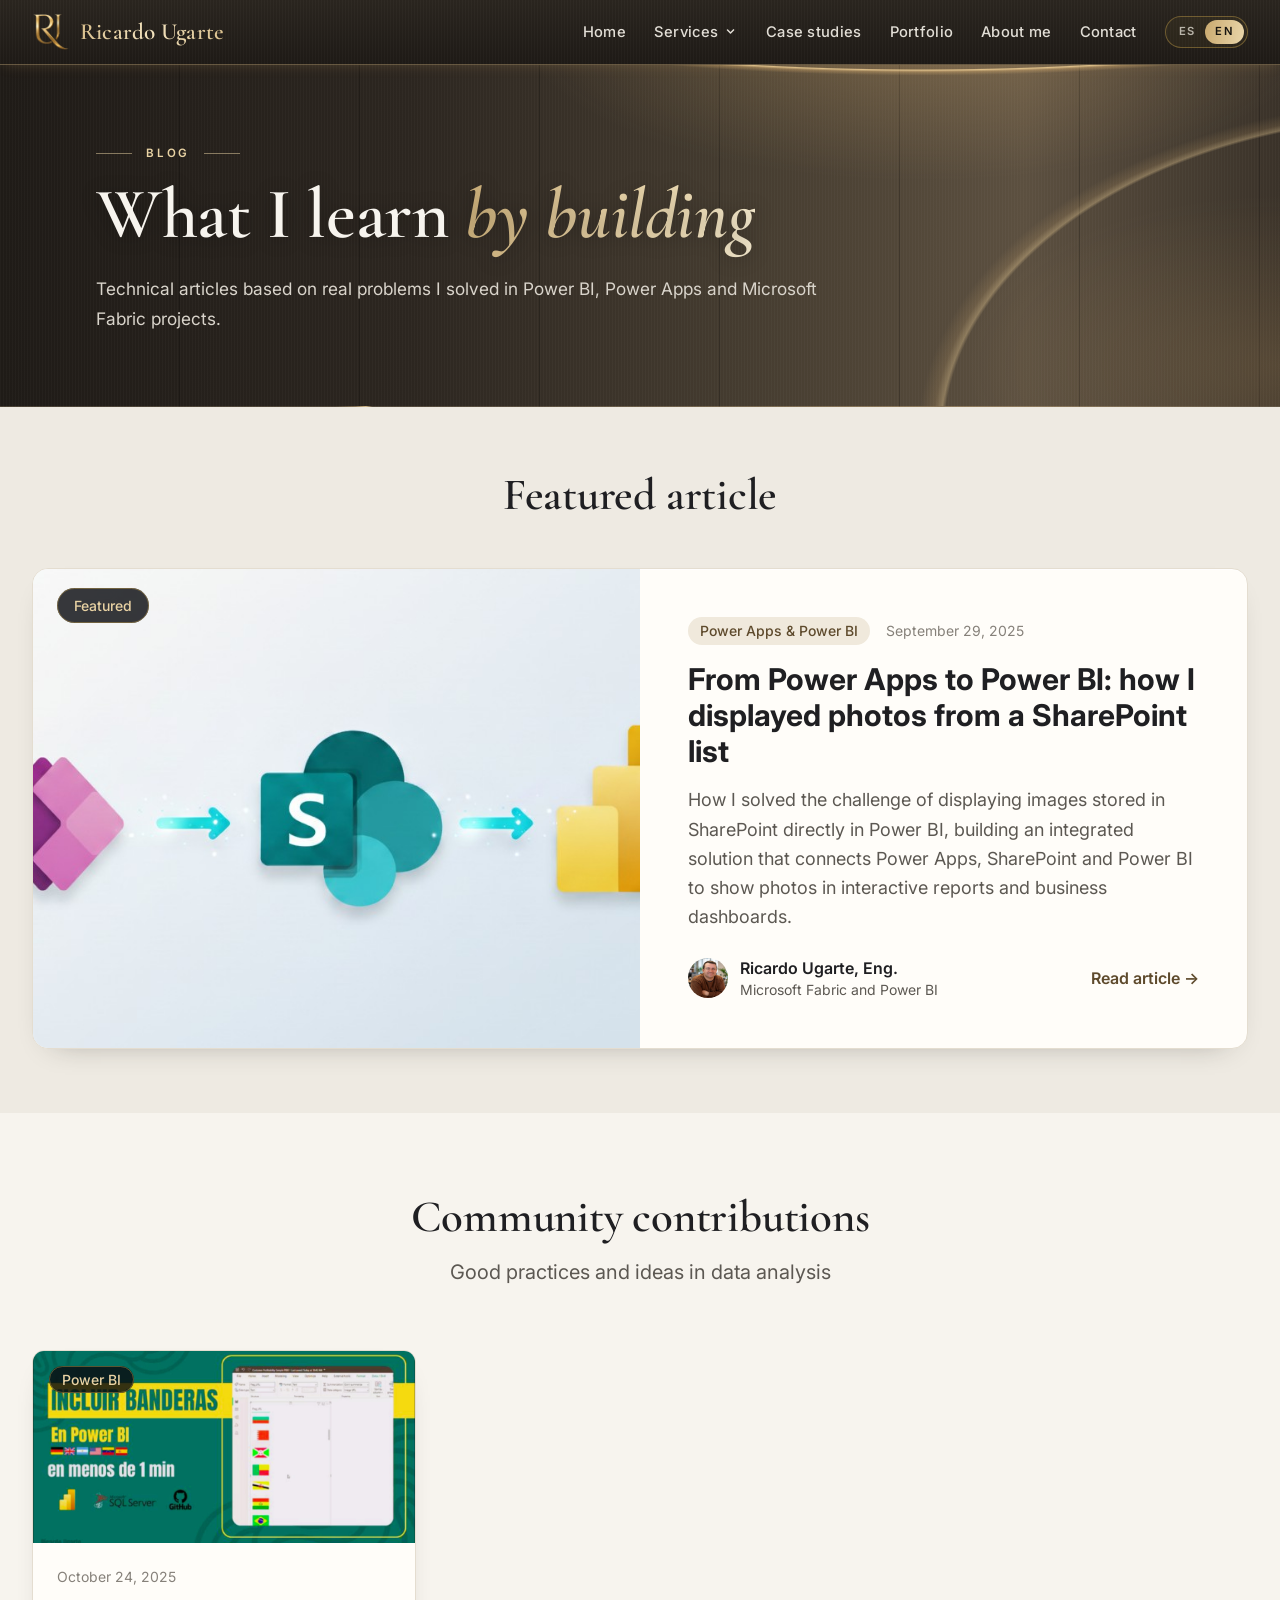
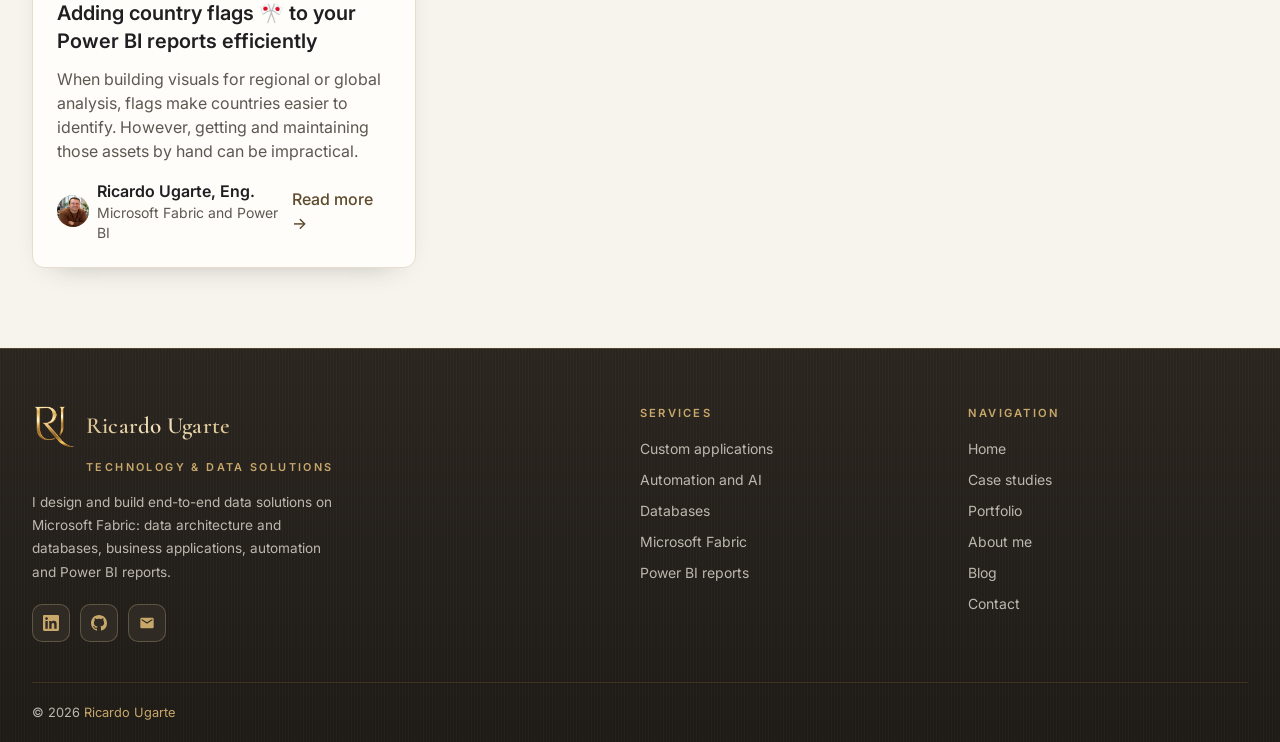
<file: blog.html>
<!DOCTYPE html>
<html lang="es">
<head>
    <meta charset="UTF-8">
    <meta name="viewport" content="width=device-width, initial-scale=1.0">
    <title>Blog · Ricardo Ugarte</title>
    <meta name="description" content="Artículos y aportes a la comunidad sobre Power BI, Power Apps y Microsoft Fabric.">
    <link rel="canonical" href="https://ricardo-ugarte.github.io/Ricardo-Ugarte/blog.html">
    <meta name="theme-color" content="#18181b">
    <link rel="icon" type="image/png" href="./brand/favicon.png">
    <link rel="apple-touch-icon" href="./brand/apple-touch-icon.png">
    <meta property="og:type" content="website">
    <meta property="og:locale" content="es_AR">
    <meta property="og:title" content="Blog · Ricardo Ugarte">
    <meta property="og:description" content="Artículos y aportes a la comunidad sobre Power BI, Power Apps y Microsoft Fabric.">
    <meta property="og:url" content="https://ricardo-ugarte.github.io/Ricardo-Ugarte/blog.html">
    <meta property="og:image" content="https://ricardo-ugarte.github.io/Ricardo-Ugarte/brand/og-image.jpg">
    <meta name="twitter:card" content="summary_large_image">
    <link rel="stylesheet" href="./tailwind.css?v=20261124c">
    <link rel="preconnect" href="https://fonts.googleapis.com">
    <link rel="preconnect" href="https://fonts.gstatic.com" crossorigin>
    <link href="https://fonts.googleapis.com/css2?family=Cormorant+Garamond:ital,wght@0,500;0,600;1,500;1,600&family=Inter:wght@300;400;500;600;700&display=swap" rel="stylesheet">
    <style>
        * {
            font-family: 'Inter', sans-serif;
        }
        
        .hero-bg {
            background: linear-gradient(135deg, #8a6a2a 0%, #c9a24b 50%, #8a6a2a 100%);
            position: relative;
            overflow: hidden;
        }
        
        .hero-bg::before {
            content: '';
            position: absolute;
            top: 0;
            left: 0;
            right: 0;
            bottom: 0;
            background: url('./resources/hero-bg.jpg') center/cover;
            opacity: 0.1;
            z-index: 1;
        }
        
        .hero-content {
            position: relative;
            z-index: 2;
        }
        
        .data-particle {
            position: absolute;
            width: 4px;
            height: 4px;
            background: rgba(201,162,75, 0.6);
            border-radius: 50%;
            animation: float 6s ease-in-out infinite;
        }
        
        @keyframes float {
            0%, 100% { transform: translateY(0px) rotate(0deg); }
            50% { transform: translateY(-20px) rotate(180deg); }
        }
        
        .chart-container {
            background: rgba(255, 255, 255, 0.95);
            backdrop-filter: blur(10px);
            border: 1px solid rgba(255, 255, 255, 0.2);
        }
        
        .metric-card {
            background: linear-gradient(135deg, rgba(255, 255, 255, 0.1) 0%, rgba(255, 255, 255, 0.05) 100%);
            backdrop-filter: blur(10px);
            border: 1px solid rgba(255, 255, 255, 0.2);
            transition: all 0.3s ease;
        }
        
        .metric-card:hover {
            transform: translateY(-5px);
            box-shadow: 0 20px 40px rgba(0, 0, 0, 0.1);
        }
        
        .nav-link {
            position: relative;
            transition: all 0.3s ease;
        }
        
        .nav-link::after {
            content: '';
            position: absolute;
            bottom: -2px;
            left: 0;
            width: 0;
            height: 2px;
            background: #c9a24b;
            transition: width 0.3s ease;
        }
        
        .nav-link:hover::after {
            width: 100%;
        }
        
        .scroll-reveal {
            opacity: 0;
            transform: translateY(30px);
            transition: all 0.6s ease;
        }
        
        .scroll-reveal.revealed {
            opacity: 1;
            transform: translateY(0);
        }

        /* ESTILOS PARA LÍNEA DE TIEMPO */
        .tl-item {
            position: relative;
            padding-left: 32px;
            padding-bottom: 40px;
            border-left: 2px solid rgba(201,162,75,0.18);
        }

        .tl-item:last-child {
            padding-bottom: 0;
        }

        .tl-item::before {
            content: '';
            position: absolute;
            left: -6px;
            top: 0;
            width: 10px;
            height: 10px;
            border-radius: 50%;
            background: #c9a24b;
            border: 2px solid white;
            box-shadow: 0 0 0 2px #bfdbfe;
        }

        .tl-date {
            font-size: 0.75rem;
            font-weight: 700;
            text-transform: uppercase;
            letter-spacing: 0.05em;
            color: #8c6a3c;
            margin-bottom: 6px;
        }

        .tl-role {
            font-size: 1.25rem;
            font-weight: 700;
            color: #1f1f22;
            margin-bottom: 2px;
        }

        .tl-company {
            font-size: 1rem;
            font-weight: 600;
            color: #5c5852;
            margin-bottom: 16px;
        }

        .tl-list {
            list-style: none;
            padding: 0;
            margin: 0 0 16px 0;
        }

        .tl-list li {
            font-size: 0.875rem;
            color: #1f1f22;
            margin-bottom: 8px;
            padding-left: 20px;
            position: relative;
            line-height: 1.5;
        }

        .tl-list li::before {
            content: '▹';
            position: absolute;
            left: 0;
            color: #8c6a3c;
            font-weight: bold;
        }

        .tl-tags {
            display: flex;
            flex-wrap: wrap;
            gap: 8px;
        }

        .tl-tag {
            background: #fffdf9;
            color: #1f1f22;
            font-size: 0.7rem;
            font-weight: 600;
            padding: 4px 10px;
            border-radius: 20px;
            text-transform: uppercase;
            letter-spacing: 0.02em;
            border: 1px solid rgba(201,162,75,0.18);
        }

        /* ESTILOS PARA BARRAS DE HABILIDADES */
        .skill-bar-bg {
            width: 100%;
            height: 8px;
            background: #e4ddd0;
            border-radius: 10px;
            overflow: hidden;
        }

        .skill-bar-fill {
            height: 100%;
            width: 0%;
            background: linear-gradient(90deg, #c9a24b, #c9a24b);
            border-radius: 10px;
            transition: width 1.2s cubic-bezier(0.22, 1, 0.36, 1);
        }

        /* ESTILOS PARA CERTIFICADOS */
        .cert-card {
            background: #fffdf9;
            padding: 16px;
            border-radius: 16px;
            border: 1px solid rgba(201,162,75,0.18);
            transition: all 0.2s ease;
        }

        .cert-card:hover {
            background: white;
            box-shadow: 0 10px 25px -5px rgba(0, 0, 0, 0.05);
            border-color: rgba(201,162,75,0.18);
        }

        .cert-badge {
            width: 44px;
            height: 44px;
            border-radius: 12px;
            display: flex;
            align-items: center;
            justify-content: center;
            flex-shrink: 0;
        }

        .cert-year {
            font-size: 0.7rem;
            font-weight: 700;
            text-transform: uppercase;
            letter-spacing: 0.05em;
            color: #8c6a3c;
            margin-bottom: 4px;
        }

        .cert-title {
            font-weight: 700;
            color: #1f1f22;
            margin-bottom: 2px;
            font-size: 0.95rem;
        }

        .cert-issuer {
            font-size: 0.75rem;
            color: #5c5852;
        }

        @media (max-width: 768px) {
            .tl-item {
                padding-left: 24px;
            }
        }
    </style>
    <link rel="stylesheet" href="./brand.css?v=20261124c">
</head>
<body class="brand">
    <div class="scroll-progress" aria-hidden="true"></div>
    <!-- Navegación -->
    <nav class="site-nav fixed top-0 left-0 right-0 backdrop-blur-md z-50" aria-label="Principal">
        <div class="max-w-7xl mx-auto px-4 sm:px-6 lg:px-8">
            <div class="flex justify-between items-center h-16">
                <a href="index.html" class="brand-mark" aria-label="Ricardo Ugarte, inicio">
                    <img src="./brand/logo-monogram.png" alt="" width="38" height="38">
                    <span>Ricardo Ugarte</span>
                </a>
                <div class="flex items-center gap-5 lg:gap-7">
                <div class="hidden lg:flex space-x-7">
                    <a href="index.html" class="nav-link">Inicio</a>
                    <div class="nav-dd">
                    <button type="button" class="nav-link nav-dd-btn" aria-haspopup="true" aria-expanded="false">Servicios <svg class="dd-chev" viewBox="0 0 20 20" fill="currentColor" aria-hidden="true"><path d="M5.3 7.3a1 1 0 0 1 1.4 0L10 10.6l3.3-3.3a1 1 0 1 1 1.4 1.4l-4 4a1 1 0 0 1-1.4 0l-4-4a1 1 0 0 1 0-1.4z"/></svg></button>
                    <div class="nav-dd-panel" role="menu">
                        <div class="dd-group">Aplicaciones y automatización</div>
                        <a href="soluciones.html#aplicaciones" class="dd-item" role="menuitem"><span class="dd-ico"><svg viewBox="0 0 24 24" fill="none" stroke="currentColor" stroke-width="1.7" stroke-linecap="round" stroke-linejoin="round" aria-hidden="true"><rect x="3" y="4" width="18" height="16" rx="2"/><path d="M3 9h18M8 13h8M8 16h5"/></svg></span><span><span class="dd-title">Aplicaciones a medida</span><span class="dd-desc">Deja las planillas: una aplicación hecha a la medida de cómo trabajas.</span></span></a>
                        <a href="soluciones.html#automatizacion" class="dd-item" role="menuitem"><span class="dd-ico"><svg viewBox="0 0 24 24" fill="none" stroke="currentColor" stroke-width="1.7" stroke-linecap="round" stroke-linejoin="round" aria-hidden="true"><path d="M13 2 4 14h7l-1 8 9-12h-7z"/></svg></span><span><span class="dd-title">Automatización e IA</span><span class="dd-desc">Las tareas repetitivas se hacen solas, incluso leer facturas.</span></span></a>
                        <div class="dd-group">Datos y Microsoft Fabric</div>
                        <a href="soluciones.html#datos" class="dd-item" role="menuitem"><span class="dd-ico"><svg viewBox="0 0 24 24" fill="none" stroke="currentColor" stroke-width="1.7" stroke-linecap="round" stroke-linejoin="round" aria-hidden="true"><ellipse cx="12" cy="5" rx="8" ry="3"/><path d="M4 5v14c0 1.7 3.6 3 8 3s8-1.3 8-3V5M4 12c0 1.7 3.6 3 8 3s8-1.3 8-3"/></svg></span><span><span class="dd-title">Bases de datos</span><span class="dd-desc">Toda la información en un solo lugar, siempre actualizada.</span></span></a>
                        <a href="soluciones.html#fabric" class="dd-item" role="menuitem"><span class="dd-ico"><svg viewBox="0 0 24 24" fill="none" stroke="currentColor" stroke-width="1.7" stroke-linecap="round" stroke-linejoin="round" aria-hidden="true"><rect x="3" y="3" width="7" height="7" rx="1.5"/><rect x="14" y="3" width="7" height="7" rx="1.5"/><rect x="3" y="14" width="7" height="7" rx="1.5"/><rect x="14" y="14" width="7" height="7" rx="1.5"/></svg></span><span><span class="dd-title">Microsoft Fabric</span><span class="dd-desc">Datos, aplicaciones y reportes conectados en una sola plataforma.</span></span></a>
                        <div class="dd-group">Power BI</div>
                        <a href="soluciones.html#bi" class="dd-item" role="menuitem"><span class="dd-ico"><svg viewBox="0 0 24 24" fill="none" stroke="currentColor" stroke-width="1.7" stroke-linecap="round" stroke-linejoin="round" aria-hidden="true"><path d="M4 20V10M10 20V4M16 20v-7M22 20H2"/></svg></span><span><span class="dd-title">Reportes de Power BI</span><span class="dd-desc">Indicadores con un mismo criterio para todos, que se actualizan solos.</span></span></a>
                        <a href="contact.html#como-trabajo" class="dd-foot">Cómo trabajo →</a>
                    </div>
                    </div>
                    <a href="casos.html" class="nav-link">Casos de éxito</a>
                    <a href="portfolio.html" class="nav-link">Portfolio</a>
                    <a href="about.html" class="nav-link">Sobre mí</a>
                    <a href="contact.html" class="nav-link">Contacto</a>
                </div>
                    <button type="button" class="lang-toggle" aria-label="Cambiar idioma" aria-pressed="false" data-no-i18n>
                        <span data-l="es" class="is-on">ES</span><span data-l="en">EN</span>
                    </button>
                <div class="lg:hidden">
                    <button id="mobile-menu-btn" aria-label="Abrir menú" aria-controls="mobile-menu">
                        <svg class="w-6 h-6" fill="none" stroke="currentColor" viewBox="0 0 24 24">
                            <path stroke-linecap="round" stroke-linejoin="round" stroke-width="2" d="M4 6h16M4 12h16M4 18h16"></path>
                        </svg>
                    </button>
                </div>
                </div>
            </div>
        </div>
        <div id="mobile-menu" class="hidden lg:hidden">
            <div class="px-4 py-2 space-y-2">
                <a href="index.html" class="block py-2">Inicio</a>
                <details class="m-dd">
                    <summary class="block py-2">Servicios</summary>
                    <div class="m-dd-list">
                    <a href="soluciones.html#aplicaciones" class="block py-2">Aplicaciones a medida</a>
                    <a href="soluciones.html#automatizacion" class="block py-2">Automatización e IA</a>
                    <a href="soluciones.html#datos" class="block py-2">Bases de datos</a>
                    <a href="soluciones.html#fabric" class="block py-2">Microsoft Fabric</a>
                    <a href="soluciones.html#bi" class="block py-2">Reportes de Power BI</a>
                    </div>
                </details>
                <a href="casos.html" class="block py-2">Casos de éxito</a>
                <a href="portfolio.html" class="block py-2">Portfolio</a>
                <a href="about.html" class="block py-2">Sobre mí</a>
                <a href="contact.html" class="block py-2">Contacto</a>
            </div>
        </div>
    </nav>

    <!-- Encabezado -->
    <header class="case-hero">
        <div class="max-w-6xl mx-auto px-4 sm:px-6 lg:px-8">
            <div class="section-eyebrow hero-in">Blog</div>
            <h1 class="case-title hero-in">Lo que aprendo <span class="gold-text">implementando</span></h1>
            <p class="case-lead hero-in">Artículos técnicos basados en problemas reales que resolví en proyectos con Power BI, Power Apps y Microsoft Fabric.</p>
        </div>
    </header>


   <!-- Artículo Destacado -->
<section class="py-16 bg-slate-50">
    <div class="max-w-7xl mx-auto px-4 sm:px-6 lg:px-8">
        <div class="text-center mb-12 scroll-reveal">
            <h2 class="text-3xl font-bold text-slate-800 mb-4">Artículo destacado</h2>
        </div>
        
        <div class="bg-white rounded-2xl shadow-xl overflow-hidden scroll-reveal">
            <div class="grid lg:grid-cols-2 gap-0">
                <div class="relative">
                    <img src="./resources/powerapps-powerbi.jpg" alt="Artículo Destacado" class="w-full h-64 lg:h-full object-cover">
                    <div class="absolute top-6 left-6">
                        <span class="bg-blue-600 text-white px-4 py-2 rounded-full text-sm font-medium">Destacado</span>
                    </div>
                </div>
                <div class="p-8 lg:p-12">
                    <div class="flex items-center space-x-4 mb-4">
                        <span class="bg-blue-100 text-blue-800 px-3 py-1 rounded-full text-sm font-medium">Power Apps & Power BI</span>
                        <span class="text-slate-500 text-sm">29 de septiembre, 2025</span>
                        </div>
                    <h3 class="text-2xl lg:text-3xl font-bold text-slate-800 mb-4">
                        De Power Apps a Power BI: Cómo logré visualizar fotos de una lista de SharePoint
                    </h3>
                    <p class="text-slate-600 text-lg mb-6 leading-relaxed">
                        Descubre cómo superé el desafío de visualizar imágenes almacenadas en SharePoint directamente en Power BI, 
                        creando una solución integrada que conecta Power Apps, SharePoint y Power BI para mostrar fotografías 
                        en informes interactivos y dashboards empresariales.
                    </p>
                    <div class="flex items-center justify-between">
                        <div class="flex items-center space-x-3">
                            <img loading="lazy" decoding="async" src="./resources/profile-photo.jpg" alt="Autor" class="w-10 h-10 rounded-full">
                            <div>
                                <p class="font-semibold text-slate-800">Ing. Ricardo Ugarte</p>
                                <p class="text-sm text-slate-600">Microsoft Fabric y Power BI</p>
                            </div>
                        </div>
                        <a href="https://www.linkedin.com/pulse/de-power-apps-bi-c%C3%B3mo-logr%C3%A9-visualizar-fotos-una-lista-ricardo-ugarte-hhhvf/" 
                           target="_blank" 
                           class="text-blue-600 hover:text-blue-800 font-semibold transition-colors duration-300">
                            Leer Artículo →
                        </a>
                    </div>
                </div>
            </div>
        </div>
    </div>
</section>

    <!-- Cuadrícula de Artículos -->
    <section class="py-20 bg-white">
        <div class="max-w-7xl mx-auto px-4 sm:px-6 lg:px-8">
            <div class="text-center mb-16 scroll-reveal">
                <h2 class="text-4xl font-bold text-slate-800 mb-4">Contribuciones a la comunidad</h2>
                <p class="text-xl text-slate-600 max-w-3xl mx-auto">
                    Mejores prácticas e innovaciones en análisis de datos
                </p>
            </div>
            
            <div id="articles-grid" class="grid md:grid-cols-2 lg:grid-cols-3 gap-8">
         <!-- Artículo 1 -->
<article class="article-card bg-white rounded-xl shadow-lg overflow-hidden scroll-reveal" data-category="powerapps" data-article="powerapps-bi" style="cursor: pointer;">
    <div class="relative">
        <img loading="lazy" decoding="async" src="./resources/Banderas.jpg" alt="Power Apps y Power BI" class="w-full h-48 object-cover">
        <div class="absolute top-4 left-4">
            <span class="bg-green-600 text-white px-3 py-1 rounded-full text-sm font-medium">Power BI</span>
        </div>
    </div>
    <div class="p-6">
        <div class="flex items-center space-x-3 mb-3">
            <span class="text-slate-500 text-sm">24 de octubre, 2025</span>
            </div>
        <h3 class="text-xl font-semibold text-slate-800 mb-3">
            Incorporar banderas de países 🎌en sus reportes de Power BI de manera eficiente
        </h3>
        <p class="text-slate-600 mb-4">
            Al desarrollar visualizaciones para análisis regionales o globales, incluir banderas mejora la identificación de países. 
            Sin embargo, obtener y mantener estos recursos de forma manual puede resultar poco práctico.
        </p>
        <div class="flex items-center justify-between">
            <div class="flex items-center space-x-2">
                <img loading="lazy" decoding="async" src="./resources/profile-photo.jpg" alt="Autor" class="w-8 h-8 rounded-full">
                <div>
                                <p class="font-semibold text-slate-800">Ing. Ricardo Ugarte</p>
                                <p class="text-sm text-slate-600">Microsoft Fabric y Power BI</p>
                            </div>
            </div>
            <a href="https://www.youtube.com/watch?v=9dUF37ZskEU" 
               target="_blank" 
               class="text-blue-600 hover:text-blue-800 font-medium transition-colors duration-300">
                Leer Más →
            </a>
        </div>
    </div>
</article>
            </div>
        </div>
    </section>

    <!-- Footer -->
    <footer class="site-footer" style="padding:56px 0 0;">
        <div class="max-w-7xl mx-auto px-4 sm:px-6 lg:px-8">
            <div class="f-grid">
                <div>
                    <a href="index.html" class="brand-mark" style="margin-bottom:16px;" aria-label="Ricardo Ugarte, inicio">
                        <img src="./brand/logo-monogram.png" alt="" width="44" height="44" loading="lazy" style="width:44px;height:44px;">
                        <span>Ricardo Ugarte</span>
                    </a>
                    <div class="f-descriptor">Technology &amp; Data Solutions</div>
                    <p style="font-size:0.85rem;color:var(--muted);line-height:1.7;margin-bottom:20px;max-width:300px;">
                        Diseño y desarrollo soluciones de datos de punta a punta en Microsoft Fabric: arquitectura y bases de datos, aplicaciones de gestión, automatización y reportes de Power BI.
                    </p>
                    <div style="display:flex;gap:10px;">
                        <a href="https://www.linkedin.com/in/ricardo-ugarte" target="_blank" rel="noopener" class="f-social" aria-label="LinkedIn">
                            <svg width="16" height="16" fill="currentColor" viewBox="0 0 24 24"><path d="M20.447 20.452h-3.554v-5.569c0-1.328-.027-3.037-1.852-3.037-1.853 0-2.136 1.445-2.136 2.939v5.667H9.351V9h3.414v1.561h.046c.477-.9 1.637-1.85 3.37-1.85 3.601 0 4.267 2.37 4.267 5.455v6.286zM5.337 7.433c-1.144 0-2.063-.926-2.063-2.065 0-1.138.92-2.063 2.063-2.063 1.14 0 2.064.925 2.064 2.063 0 1.139-.925 2.065-2.064 2.065zm1.782 13.019H3.555V9h3.564v11.452zM22.225 0H1.771C.792 0 0 .774 0 1.729v20.542C0 23.227.792 24 1.771 24h20.451C23.2 24 24 23.227 24 22.271V1.729C24 .774 23.2 0 22.225 0z"/></svg>
                        </a>
                        <a href="https://github.com/Ricardo-Ugarte" target="_blank" rel="noopener" class="f-social" aria-label="GitHub">
                            <svg width="16" height="16" fill="currentColor" viewBox="0 0 16 16"><path d="M8 0C3.58 0 0 3.58 0 8c0 3.54 2.29 6.53 5.47 7.59.4.07.55-.17.55-.38 0-.19-.01-.82-.01-1.49-2.01.37-2.53-.49-2.69-.94-.09-.23-.48-.94-.82-1.13-.28-.15-.68-.52-.01-.53.63-.01 1.08.58 1.23.82.72 1.21 1.87.87 2.33.66.07-.52.28-.87.51-1.07-1.78-.2-3.64-.89-3.64-3.95 0-.87.31-1.59.82-2.15-.08-.2-.36-1.02.08-2.12 0 0 .67-.21 2.2.82.64-.18 1.32-.27 2-.27.68 0 1.36.09 2 .27 1.53-1.04 2.2-.82 2.2-.82.44 1.1.16 1.92.08 2.12.51.56.82 1.27.82 2.15 0 3.07-1.87 3.75-3.65 3.95.29.25.54.73.54 1.48 0 1.07-.01 1.93-.01 2.2 0 .21.15.46.55.38A8.013 8.013 0 0016 8c0-4.42-3.58-8-8-8z"/></svg>
                        </a>
                        <a href="mailto:rugarte@nudatabi.com" class="f-social" aria-label="Email">
                            <svg width="16" height="16" fill="currentColor" viewBox="0 0 24 24"><path d="M20 4H4c-1.1 0-2 .9-2 2v12c0 1.1.9 2 2 2h16c1.1 0 2-.9 2-2V6c0-1.1-.9-2-2-2zm0 4l-8 5-8-5V6l8 5 8-5v2z"/></svg>
                        </a>
                    </div>
                </div>
                <div>
                    <div class="f-head">Servicios</div>
                    <a href="soluciones.html#aplicaciones" class="f-link">Aplicaciones a medida</a>
                    <a href="soluciones.html#automatizacion" class="f-link">Automatización e IA</a>
                    <a href="soluciones.html#datos" class="f-link">Bases de datos</a>
                    <a href="soluciones.html#fabric" class="f-link">Microsoft Fabric</a>
                    <a href="soluciones.html#bi" class="f-link">Reportes de Power BI</a>
                </div>
                <div>
                    <div class="f-head">Navegación</div>
                    <a href="index.html" class="f-link">Inicio</a>
                    <a href="casos.html" class="f-link">Casos de éxito</a>
                    <a href="portfolio.html" class="f-link">Portfolio</a>
                    <a href="about.html" class="f-link">Sobre mí</a>
                    <a href="blog.html" class="f-link">Blog</a>
                    <a href="contact.html" class="f-link">Contacto</a>
                </div>
            </div>
            <div style="border-top:1px solid var(--line);padding:20px 0;display:flex;justify-content:space-between;align-items:center;flex-wrap:wrap;gap:12px;">
                <p style="font-size:0.8rem;color:var(--muted);">© 2026 <span style="color:var(--gold);">Ricardo Ugarte</span></p>
            </div>
        </div>
    </footer>

    <script>
    document.addEventListener('DOMContentLoaded', function() {
        // Mobile menu
        var btn = document.getElementById('mobile-menu-btn');
        var menu = document.getElementById('mobile-menu');
        if (btn && menu) btn.addEventListener('click', function() { menu.classList.toggle('hidden'); });

        // Scroll reveal
        var reveals = document.querySelectorAll('.scroll-reveal');
        var obs = new IntersectionObserver(function(entries) {
            entries.forEach(function(e) { if (e.isIntersecting) e.target.classList.add('revealed'); });
        }, { threshold: 0.1, rootMargin: '0px 0px -40px 0px' });
        reveals.forEach(function(el) { obs.observe(el); });

        // Skill bars
        var bars = document.querySelectorAll('.skill-bar-fill');
        var bObs = new IntersectionObserver(function(entries) {
            entries.forEach(function(e) {
                if (e.isIntersecting) {
                    var w = e.target.getAttribute('data-width');
                    if (w) e.target.style.width = w;
                }
            });
        }, { threshold: 0.5 });
        bars.forEach(function(b) { bObs.observe(b); });
    });
    </script>
    <script src="./brand.js?v=20261124c" defer></script>
    <script src="./i18n.js?v=20261124c" defer></script>
</body>
</html>
</file>
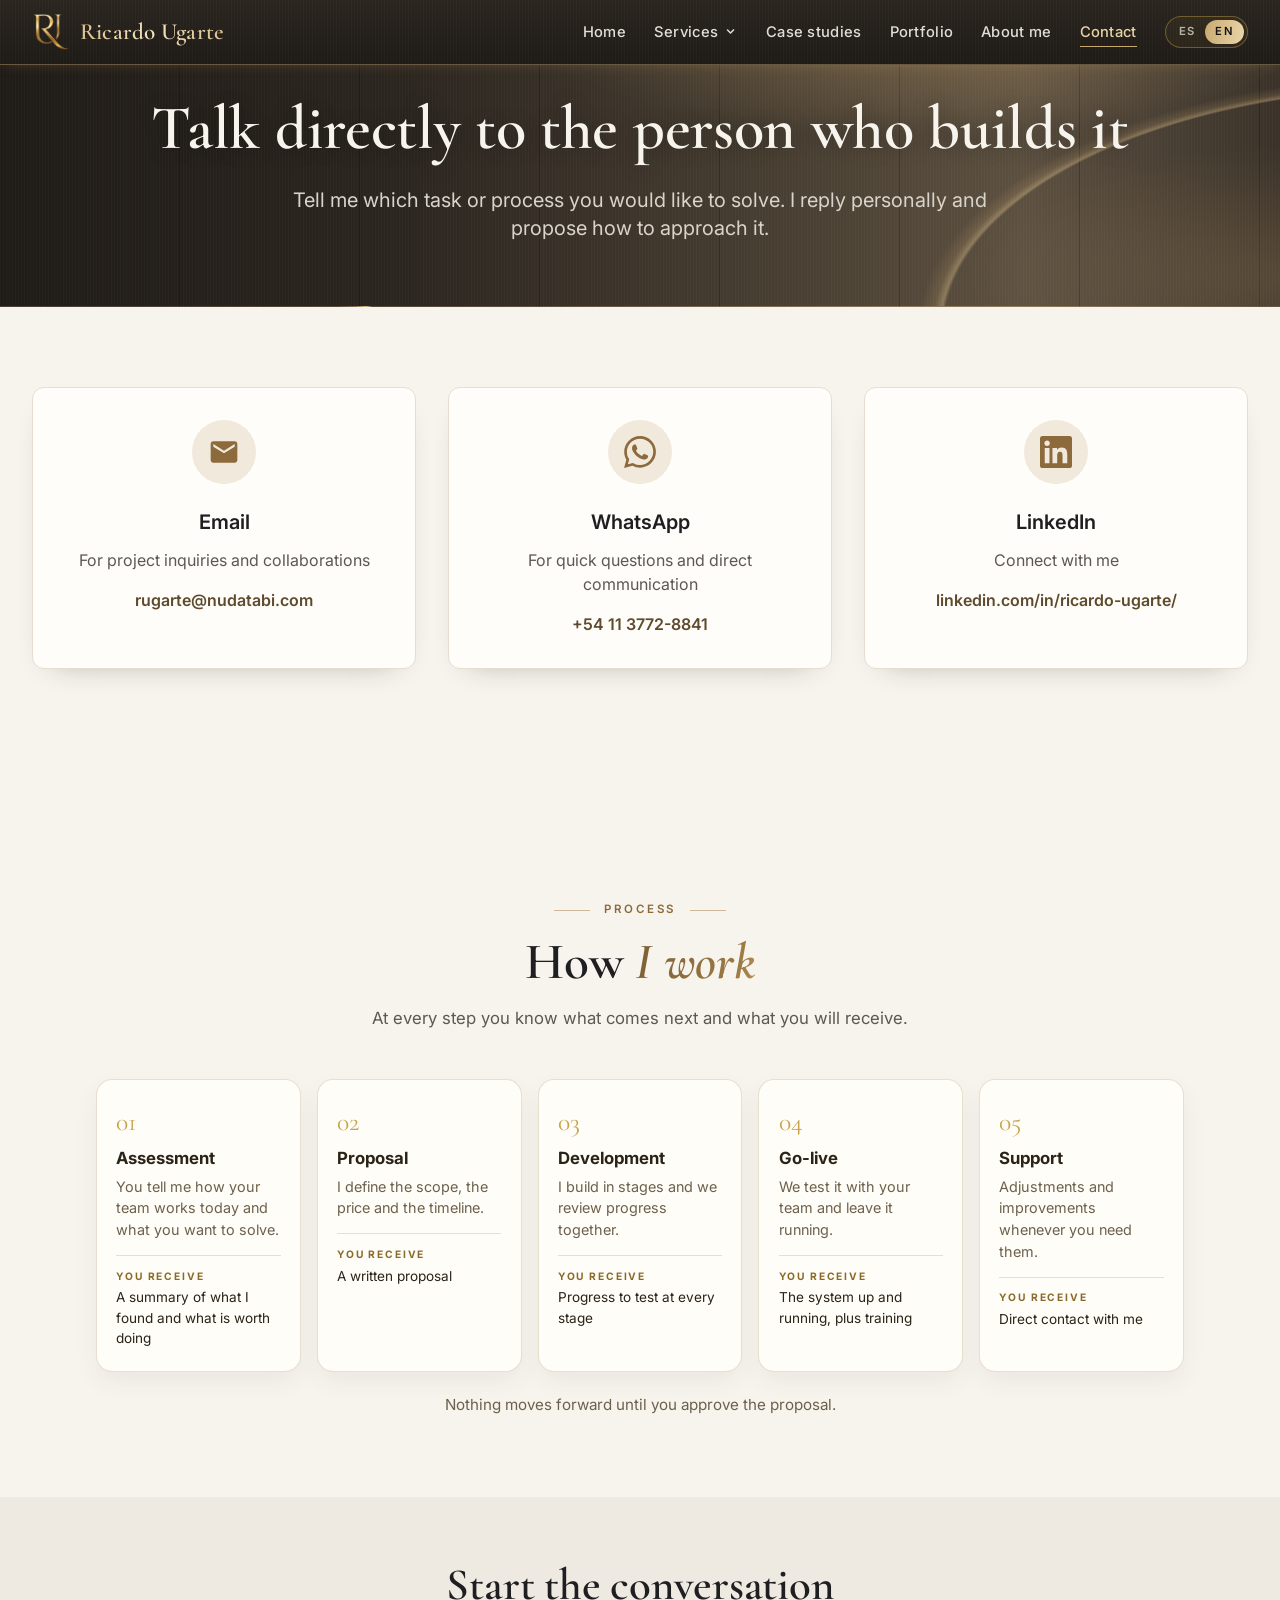
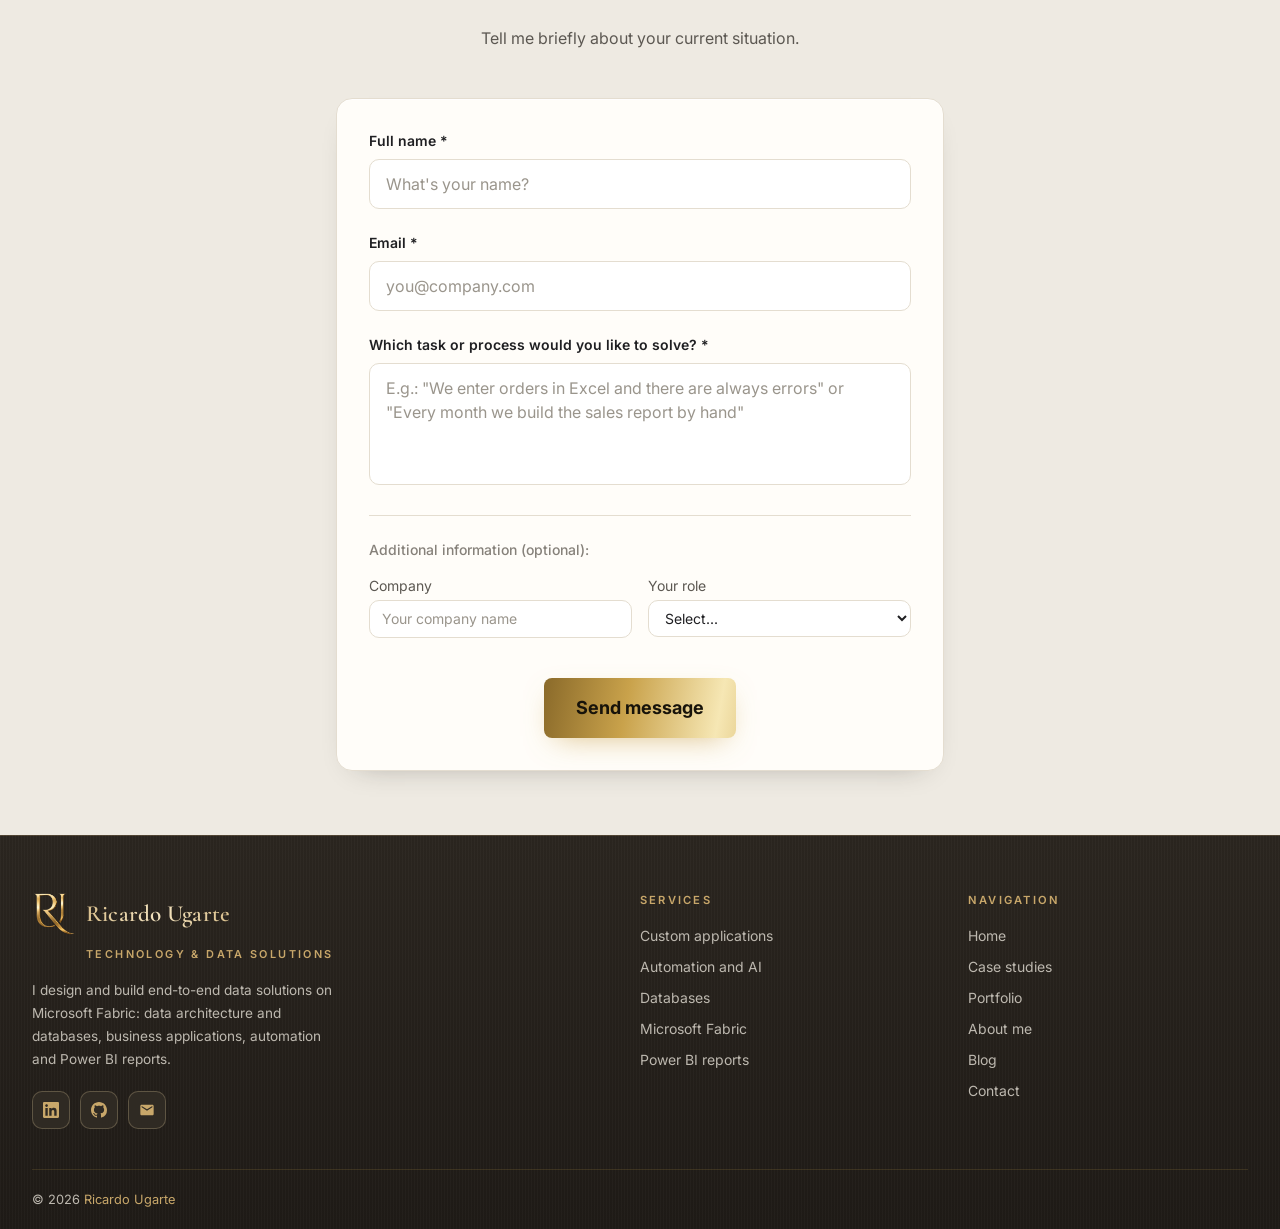
<file: contact.html>
<!DOCTYPE html>
<html lang="es">
<head>
    <meta charset="UTF-8">
    <meta name="viewport" content="width=device-width, initial-scale=1.0">
    <title>Contacto · Ricardo Ugarte</title>
    <meta name="description" content="Escríbeme para hablar de tu proyecto de datos: Power BI, Microsoft Fabric, DAX y SQL Server.">
    <link rel="canonical" href="https://ricardo-ugarte.github.io/Ricardo-Ugarte/contact.html">
    <meta name="theme-color" content="#18181b">
    <link rel="icon" type="image/png" href="./brand/favicon.png">
    <link rel="apple-touch-icon" href="./brand/apple-touch-icon.png">
    <meta property="og:type" content="website">
    <meta property="og:locale" content="es_AR">
    <meta property="og:title" content="Contacto · Ricardo Ugarte">
    <meta property="og:description" content="Escríbeme para hablar de tu proyecto de datos: Power BI, Microsoft Fabric, DAX y SQL Server.">
    <meta property="og:url" content="https://ricardo-ugarte.github.io/Ricardo-Ugarte/contact.html">
    <meta property="og:image" content="https://ricardo-ugarte.github.io/Ricardo-Ugarte/brand/og-image.jpg">
    <meta name="twitter:card" content="summary_large_image">
    <link rel="stylesheet" href="./tailwind.css?v=20261124c">
    <link rel="preconnect" href="https://fonts.googleapis.com">
    <link rel="preconnect" href="https://fonts.gstatic.com" crossorigin>
    <link href="https://fonts.googleapis.com/css2?family=Cormorant+Garamond:ital,wght@0,500;0,600;1,500;1,600&family=Inter:wght@300;400;500;600;700&display=swap" rel="stylesheet">
    <style>
        * {
            font-family: 'Inter', sans-serif;
        }
        
        .hero-bg {
            background: linear-gradient(135deg, #8a6a2a 0%, #c9a24b 50%, #8a6a2a 100%);
            position: relative;
            overflow: hidden;
        }
        
        .hero-bg::before {
            content: '';
            position: absolute;
            top: 0;
            left: 0;
            right: 0;
            bottom: 0;
            background: url('./resources/hero-bg.jpg') center/cover;
            opacity: 0.1;
            z-index: 1;
        }
        
        .hero-content {
            position: relative;
            z-index: 2;
        }
        
        .data-particle {
            position: absolute;
            width: 4px;
            height: 4px;
            background: rgba(201,162,75, 0.6);
            border-radius: 50%;
            animation: float 6s ease-in-out infinite;
        }
        
        @keyframes float {
            0%, 100% { transform: translateY(0px) rotate(0deg); }
            50% { transform: translateY(-20px) rotate(180deg); }
        }
        
        .chart-container {
            background: rgba(255, 255, 255, 0.95);
            backdrop-filter: blur(10px);
            border: 1px solid rgba(255, 255, 255, 0.2);
        }
        
        .metric-card {
            background: linear-gradient(135deg, rgba(255, 255, 255, 0.1) 0%, rgba(255, 255, 255, 0.05) 100%);
            backdrop-filter: blur(10px);
            border: 1px solid rgba(255, 255, 255, 0.2);
            transition: all 0.3s ease;
        }
        
        .metric-card:hover {
            transform: translateY(-5px);
            box-shadow: 0 20px 40px rgba(0, 0, 0, 0.1);
        }
        
        .nav-link {
            position: relative;
            transition: all 0.3s ease;
        }
        
        .nav-link::after {
            content: '';
            position: absolute;
            bottom: -2px;
            left: 0;
            width: 0;
            height: 2px;
            background: #c9a24b;
            transition: width 0.3s ease;
        }
        
        .nav-link:hover::after {
            width: 100%;
        }
        
        .scroll-reveal {
            opacity: 0;
            transform: translateY(30px);
            transition: all 0.6s ease;
        }
        
        .scroll-reveal.revealed {
            opacity: 1;
            transform: translateY(0);
        }
    </style>
    <link rel="stylesheet" href="./brand.css?v=20261124c">
</head>
<body class="brand">
    <div class="scroll-progress" aria-hidden="true"></div>
    <!-- Navegación -->
    <nav class="site-nav fixed top-0 left-0 right-0 backdrop-blur-md z-50" aria-label="Principal">
        <div class="max-w-7xl mx-auto px-4 sm:px-6 lg:px-8">
            <div class="flex justify-between items-center h-16">
                <a href="index.html" class="brand-mark" aria-label="Ricardo Ugarte, inicio">
                    <img src="./brand/logo-monogram.png" alt="" width="38" height="38">
                    <span>Ricardo Ugarte</span>
                </a>
                <div class="flex items-center gap-5 lg:gap-7">
                <div class="hidden lg:flex space-x-7">
                    <a href="index.html" class="nav-link">Inicio</a>
                    <div class="nav-dd">
                    <button type="button" class="nav-link nav-dd-btn" aria-haspopup="true" aria-expanded="false">Servicios <svg class="dd-chev" viewBox="0 0 20 20" fill="currentColor" aria-hidden="true"><path d="M5.3 7.3a1 1 0 0 1 1.4 0L10 10.6l3.3-3.3a1 1 0 1 1 1.4 1.4l-4 4a1 1 0 0 1-1.4 0l-4-4a1 1 0 0 1 0-1.4z"/></svg></button>
                    <div class="nav-dd-panel" role="menu">
                        <div class="dd-group">Aplicaciones y automatización</div>
                        <a href="soluciones.html#aplicaciones" class="dd-item" role="menuitem"><span class="dd-ico"><svg viewBox="0 0 24 24" fill="none" stroke="currentColor" stroke-width="1.7" stroke-linecap="round" stroke-linejoin="round" aria-hidden="true"><rect x="3" y="4" width="18" height="16" rx="2"/><path d="M3 9h18M8 13h8M8 16h5"/></svg></span><span><span class="dd-title">Aplicaciones a medida</span><span class="dd-desc">Deja las planillas: una aplicación hecha a la medida de cómo trabajas.</span></span></a>
                        <a href="soluciones.html#automatizacion" class="dd-item" role="menuitem"><span class="dd-ico"><svg viewBox="0 0 24 24" fill="none" stroke="currentColor" stroke-width="1.7" stroke-linecap="round" stroke-linejoin="round" aria-hidden="true"><path d="M13 2 4 14h7l-1 8 9-12h-7z"/></svg></span><span><span class="dd-title">Automatización e IA</span><span class="dd-desc">Las tareas repetitivas se hacen solas, incluso leer facturas.</span></span></a>
                        <div class="dd-group">Datos y Microsoft Fabric</div>
                        <a href="soluciones.html#datos" class="dd-item" role="menuitem"><span class="dd-ico"><svg viewBox="0 0 24 24" fill="none" stroke="currentColor" stroke-width="1.7" stroke-linecap="round" stroke-linejoin="round" aria-hidden="true"><ellipse cx="12" cy="5" rx="8" ry="3"/><path d="M4 5v14c0 1.7 3.6 3 8 3s8-1.3 8-3V5M4 12c0 1.7 3.6 3 8 3s8-1.3 8-3"/></svg></span><span><span class="dd-title">Bases de datos</span><span class="dd-desc">Toda la información en un solo lugar, siempre actualizada.</span></span></a>
                        <a href="soluciones.html#fabric" class="dd-item" role="menuitem"><span class="dd-ico"><svg viewBox="0 0 24 24" fill="none" stroke="currentColor" stroke-width="1.7" stroke-linecap="round" stroke-linejoin="round" aria-hidden="true"><rect x="3" y="3" width="7" height="7" rx="1.5"/><rect x="14" y="3" width="7" height="7" rx="1.5"/><rect x="3" y="14" width="7" height="7" rx="1.5"/><rect x="14" y="14" width="7" height="7" rx="1.5"/></svg></span><span><span class="dd-title">Microsoft Fabric</span><span class="dd-desc">Datos, aplicaciones y reportes conectados en una sola plataforma.</span></span></a>
                        <div class="dd-group">Power BI</div>
                        <a href="soluciones.html#bi" class="dd-item" role="menuitem"><span class="dd-ico"><svg viewBox="0 0 24 24" fill="none" stroke="currentColor" stroke-width="1.7" stroke-linecap="round" stroke-linejoin="round" aria-hidden="true"><path d="M4 20V10M10 20V4M16 20v-7M22 20H2"/></svg></span><span><span class="dd-title">Reportes de Power BI</span><span class="dd-desc">Indicadores con un mismo criterio para todos, que se actualizan solos.</span></span></a>
                        <a href="contact.html#como-trabajo" class="dd-foot">Cómo trabajo →</a>
                    </div>
                    </div>
                    <a href="casos.html" class="nav-link">Casos de éxito</a>
                    <a href="portfolio.html" class="nav-link">Portfolio</a>
                    <a href="about.html" class="nav-link">Sobre mí</a>
                    <a href="contact.html" class="nav-link" aria-current="page">Contacto</a>
                </div>
                    <button type="button" class="lang-toggle" aria-label="Cambiar idioma" aria-pressed="false" data-no-i18n>
                        <span data-l="es" class="is-on">ES</span><span data-l="en">EN</span>
                    </button>
                <div class="lg:hidden">
                    <button id="mobile-menu-btn" aria-label="Abrir menú" aria-controls="mobile-menu">
                        <svg class="w-6 h-6" fill="none" stroke="currentColor" viewBox="0 0 24 24">
                            <path stroke-linecap="round" stroke-linejoin="round" stroke-width="2" d="M4 6h16M4 12h16M4 18h16"></path>
                        </svg>
                    </button>
                </div>
                </div>
            </div>
        </div>
        <div id="mobile-menu" class="hidden lg:hidden">
            <div class="px-4 py-2 space-y-2">
                <a href="index.html" class="block py-2">Inicio</a>
                <details class="m-dd">
                    <summary class="block py-2">Servicios</summary>
                    <div class="m-dd-list">
                    <a href="soluciones.html#aplicaciones" class="block py-2">Aplicaciones a medida</a>
                    <a href="soluciones.html#automatizacion" class="block py-2">Automatización e IA</a>
                    <a href="soluciones.html#datos" class="block py-2">Bases de datos</a>
                    <a href="soluciones.html#fabric" class="block py-2">Microsoft Fabric</a>
                    <a href="soluciones.html#bi" class="block py-2">Reportes de Power BI</a>
                    </div>
                </details>
                <a href="casos.html" class="block py-2">Casos de éxito</a>
                <a href="portfolio.html" class="block py-2">Portfolio</a>
                <a href="about.html" class="block py-2">Sobre mí</a>
                <a href="contact.html" class="block py-2">Contacto</a>
            </div>
        </div>
    </nav>

    <!-- Hero Section -->
    <section class="bg-gradient-to-br from-blue-50 to-indigo-100 pt-24 pb-16">
        <div class="max-w-7xl mx-auto px-4 sm:px-6 lg:px-8">
            <div class="text-center scroll-reveal">
                <h1 class="text-5xl font-bold text-slate-800 mb-6">Habla directamente con quien lo construye</h1>
                <p class="text-xl text-slate-600 max-w-3xl mx-auto">
                    Cuéntame qué tarea o proceso te gustaría resolver. Te respondo personalmente y te propongo cómo abordarlo.
                </p>
            </div>
        </div>
    </section>

    <!-- Contact Information -->
<section class="py-20 bg-white">
    <div class="max-w-7xl mx-auto px-4 sm:px-6 lg:px-8">
        <div class="grid lg:grid-cols-3 gap-8 mb-16">
            <!-- Email Contact -->
            <div class="contact-card bg-slate-50 p-8 rounded-xl text-center scroll-reveal">
                <div class="w-16 h-16 bg-blue-100 rounded-full flex items-center justify-center mx-auto mb-6">
                    <svg class="w-8 h-8 text-blue-600" fill="currentColor" viewBox="0 0 24 24">
                        <path d="M20 4H4c-1.1 0-1.99.9-1.99 2L2 18c0 1.1.89 2 2 2h16c1.1 0 2-.9 2-2V6c0-1.1-.9-2-2-2zm0 4l-8 5-8-5V6l8 5 8-5v2z"/>
                    </svg>
                </div>
                <h3 class="text-xl font-semibold text-slate-800 mb-3">Email</h3>
                <p class="text-slate-600 mb-4">Para consultas sobre proyectos y colaboraciones</p>
                <a href="mailto:rugarte@nudatabi.com" class="text-blue-600 hover:text-blue-800 font-semibold">
                    rugarte@nudatabi.com
                </a>
            </div>

            <!-- WhatsApp Contact -->
            <div class="contact-card bg-slate-50 p-8 rounded-xl text-center scroll-reveal">
                <div class="w-16 h-16 bg-green-100 rounded-full flex items-center justify-center mx-auto mb-6">
                    <svg class="w-8 h-8 text-green-600" fill="currentColor" viewBox="0 0 24 24">
                        <path d="M17.472 14.382c-.297-.149-1.758-.867-2.03-.967-.273-.099-.471-.148-.67.15-.197.297-.767.966-.94 1.164-.173.199-.347.223-.644.075-.297-.15-1.255-.463-2.39-1.475-.883-.788-1.48-1.761-1.653-2.059-.173-.297-.018-.458.13-.606.134-.133.298-.347.446-.52.149-.174.198-.298.298-.497.099-.198.05-.371-.025-.52-.075-.149-.669-1.612-.916-2.207-.242-.579-.487-.5-.669-.51-.173-.008-.371-.01-.57-.01-.198 0-.52.074-.792.372-.272.297-1.04 1.016-1.04 2.479 0 1.462 1.065 2.875 1.213 3.074.149.198 2.096 3.2 5.077 4.487.709.306 1.262.489 1.694.625.712.227 1.36.195 1.871.118.571-.085 1.758-.719 2.006-1.413.248-.694.248-1.289.173-1.413-.074-.124-.272-.198-.57-.347m-5.421 7.403h-.004a9.87 9.87 0 01-5.031-1.378l-.361-.214-3.741.982.998-3.648-.235-.374a9.86 9.86 0 01-1.51-5.26c.001-5.45 4.436-9.884 9.888-9.884 2.64 0 5.122 1.03 6.988 2.898a9.825 9.825 0 012.893 6.994c-.003 5.45-4.437 9.884-9.885 9.884m8.413-18.297A11.815 11.815 0 0012.05 0C5.495 0 .16 5.335.157 11.892c0 2.096.547 4.142 1.588 5.945L.057 24l6.305-1.654a11.882 11.882 0 005.683 1.448h.005c6.554 0 11.89-5.335 11.893-11.893-.001-3.189-1.262-6.189-3.553-8.449"/>
                    </svg>
                </div>
                <h3 class="text-xl font-semibold text-slate-800 mb-3">WhatsApp</h3>
                <p class="text-slate-600 mb-4">Para consultas rápidas y comunicación directa</p>
                <a href="https://wa.me/541137728841" class="text-green-600 hover:text-green-800 font-semibold" target="_blank">
                    +54 11 3772-8841
                </a>
            </div>

            <!-- LinkedIn Profile -->
            <div class="contact-card bg-slate-50 p-8 rounded-xl text-center scroll-reveal">
                <div class="w-16 h-16 bg-blue-100 rounded-full flex items-center justify-center mx-auto mb-6">
                    <svg class="w-8 h-8 text-blue-600" fill="currentColor" viewBox="0 0 24 24">
                        <path d="M20.447 20.452h-3.554v-5.569c0-1.328-.027-3.037-1.852-3.037-1.853 0-2.136 1.445-2.136 2.939v5.667H9.351V9h3.414v1.561h.046c.477-.9 1.637-1.85 3.37-1.85 3.601 0 4.267 2.37 4.267 5.455v6.286zM5.337 7.433c-1.144 0-2.063-.926-2.063-2.065 0-1.138.92-2.063 2.063-2.063 1.14 0 2.064.925 2.064 2.063 0 1.139-.925 2.065-2.064 2.065zm1.782 13.019H3.555V9h3.564v11.452zM22.225 0H1.771C.792 0 0 .774 0 1.729v20.542C0 23.227.792 24 1.771 24h20.451C23.2 24 24 23.227 24 22.271V1.729C24 .774 23.2 0 22.225 0z"/>
                    </svg>
                </div>
                <h3 class="text-xl font-semibold text-slate-800 mb-3">LinkedIn</h3>
                <p class="text-slate-600 mb-4">Conéctate conmigo</p>
                <a href="https://linkedin.com/in/ricardo-ugarte/" class="text-blue-600 hover:text-blue-800 font-semibold">
                    linkedin.com/in/ricardo-ugarte/
                </a>
            </div>
        </div>
    </div>
</section>

    <!-- Cómo trabajo -->
    <section class="py-20 warm-section" id="como-trabajo">
        <div class="max-w-6xl mx-auto px-4 sm:px-6 lg:px-8">
            <div class="text-center mb-12 scroll-reveal">
                <div class="section-eyebrow">Proceso</div>
                <h2 class="section-title">Cómo <span class="gold-text">trabajo</span></h2>
                <p class="section-lead max-w-2xl mx-auto">En cada paso sabes qué viene después y qué vas a recibir.</p>
            </div>
            <div class="steps5">
                <div class="step5 scroll-reveal"><div class="step5-n">01</div><h3>Diagnóstico</h3><p>Me cuentas cómo trabajan hoy y qué quieres resolver.</p>
                    <div class="step5-get"><b>Recibes</b>Un resumen de lo que encontré y qué conviene hacer</div></div>
                <div class="step5 scroll-reveal"><div class="step5-n">02</div><h3>Propuesta</h3><p>Defino el alcance, el precio y los plazos.</p>
                    <div class="step5-get"><b>Recibes</b>Una propuesta por escrito</div></div>
                <div class="step5 scroll-reveal"><div class="step5-n">03</div><h3>Desarrollo</h3><p>Construyo por etapas y revisamos el avance juntos.</p>
                    <div class="step5-get"><b>Recibes</b>Avances para probar en cada etapa</div></div>
                <div class="step5 scroll-reveal"><div class="step5-n">04</div><h3>Puesta en marcha</h3><p>Lo probamos con tu equipo y lo dejamos funcionando.</p>
                    <div class="step5-get"><b>Recibes</b>El sistema funcionando y capacitación</div></div>
                <div class="step5 scroll-reveal"><div class="step5-n">05</div><h3>Soporte</h3><p>Ajustes y mejoras cuando los necesites.</p>
                    <div class="step5-get"><b>Recibes</b>Contacto directo conmigo</div></div>
            </div>
            <p class="steps-decide">Nada avanza hasta que apruebes la propuesta.</p>
        </div>
    </section>

    <!-- Formulario Simplificado -->
    <section class="py-16 bg-slate-50">
        <div class="max-w-2xl mx-auto px-4 sm:px-6 lg:px-8">
            <div class="text-center mb-12">
                <h2 class="text-3xl font-bold text-slate-800 mb-4">Inicia la conversación</h2>
                <p class="text-slate-600">
                    Cuéntame brevemente sobre tu situación actual. 
                </p>
            </div>
            
            <div class="bg-white rounded-2xl shadow-xl p-8">
                <form action="https://formspree.io/f/manlgjay" method="POST" id="contact-form" class="space-y-6">
                    <!-- Solo 3 campos obligatorios -->
                    <div>
                        <label for="nombre" class="block text-sm font-semibold text-slate-700 mb-2">Nombre completo *</label>
                        <input type="text" id="nombre" name="nombre" required
                               class="form-input w-full px-4 py-3 border border-slate-300 rounded-lg focus:outline-none focus:ring-2 focus:ring-blue-500"
                               placeholder="¿Cómo te llamas?">
                    </div>
                    
                    <div>
                        <label for="email" class="block text-sm font-semibold text-slate-700 mb-2">Email *</label>
                        <input type="email" id="email" name="email" required
                               class="form-input w-full px-4 py-3 border border-slate-300 rounded-lg focus:outline-none focus:ring-2 focus:ring-blue-500"
                               placeholder="tu@empresa.com">
                    </div>
                    
                    <div>
                        <label for="mensaje" class="block text-sm font-semibold text-slate-700 mb-2">¿Qué tarea o proceso te gustaría resolver? *</label>
                        <textarea id="mensaje" name="mensaje" rows="4" required
                                  class="form-input w-full px-4 py-3 border border-slate-300 rounded-lg focus:outline-none focus:ring-2 focus:ring-blue-500 resize-none"
                                  placeholder="Ej.: &quot;Cargamos los pedidos en Excel y siempre hay errores&quot; o &quot;Cada mes armamos el reporte de ventas a mano&quot;"></textarea>
                    </div>
                    
                    <!-- Campos opcionales colapsados -->
                    <div class="border-t border-slate-200 pt-6">
                        <p class="text-sm text-slate-500 mb-4 font-medium">Información adicional (opcional):</p>
                        
                        <div class="grid md:grid-cols-2 gap-4 mb-4">
                            <div>
                                <label for="empresa" class="block text-sm text-slate-600 mb-1">Empresa</label>
                                <input type="text" id="empresa" name="empresa"
                                       class="form-input w-full px-3 py-2 border border-slate-300 rounded-lg text-sm"
                                       placeholder="Nombre de tu empresa">
                            </div>
                            <div>
                                <label for="rol" class="block text-sm text-slate-600 mb-1">Tu rol</label>
                                <select id="rol" name="rol" class="form-input w-full px-3 py-2 border border-slate-300 rounded-lg text-sm">
                                    <option value="">Selecciona...</option>
                                    <option value="director">Director/Gerente</option>
                                    <option value="analista">Analista de datos</option>
                                    <option value="it">IT/Systems</option>
                                    <option value="consultor">Consultor</option>
                                    <option value="otro">Otro</option>
                                </select>
                            </div>
                        </div>
                    </div>
                    
                    <div class="text-center pt-4">
                        <button type="submit" id="submit-btn"
                                class="bg-blue-600 text-white px-8 py-4 rounded-lg font-semibold hover:bg-blue-700 transition-all duration-300 disabled:opacity-50 disabled:cursor-not-allowed w-full sm:w-auto text-lg shadow-lg">
                            Enviar Mensaje
                        </button>
                        
                    </div>
                </form>
                
                <!-- Mensaje de Éxito -->
                <div id="success-message" class="hidden bg-green-50 border border-green-200 rounded-lg p-6 text-center">
                    <div class="w-12 h-12 bg-green-100 rounded-full flex items-center justify-center mx-auto mb-4">
                        <svg class="w-6 h-6 text-green-600" fill="currentColor" viewBox="0 0 20 20">
                            <path fill-rule="evenodd" d="M16.707 5.293a1 1 0 010 1.414l-8 8a1 1 0 01-1.414 0l-4-4a1 1 0 011.414-1.414L8 12.586l7.293-7.293a1 1 0 011.414 0z" clip-rule="evenodd"></path>
                        </svg>
                    </div>
                    <h3 class="text-xl font-semibold text-green-800 mb-2">¡Mensaje Enviado Exitosamente!</h3>
                    <p class="text-green-600">Gracias por contactarme. Me pondré en contacto contigo dentro de 24 horas.</p>
                </div>
            </div>
        </div>
    </section>

    <script>
    document.addEventListener('DOMContentLoaded', function() {
        const contactForm = document.getElementById('contact-form');
        const successMessage = document.getElementById('success-message');
        const submitBtn = document.getElementById('submit-btn');

        contactForm.addEventListener('submit', async function(e) {
            e.preventDefault();
            
            // Deshabilitar el botón y mostrar estado de carga
            submitBtn.disabled = true;
            submitBtn.textContent = 'Enviando...';
            
            try {
                // Enviar formulario a Formspree
                const formData = new FormData(contactForm);
                const response = await fetch(contactForm.action, {
                    method: 'POST',
                    body: formData,
                    headers: {
                        'Accept': 'application/json'
                    }
                });

                if (response.ok) {
                    // Mostrar mensaje de éxito
                    contactForm.style.display = 'none';
                    successMessage.classList.remove('hidden');
                    
                    // Resetear formulario
                    contactForm.reset();
                } else {
                    throw new Error('Error en el envío');
                }
                
            } catch (error) {
                alert('Error al enviar el mensaje. Por favor, intenta nuevamente.');
                console.error('Error:', error);
            } finally {
                // Rehabilitar el botón
                submitBtn.disabled = false;
                submitBtn.textContent = 'Enviar Mensaje';
            }
        });

        // Efectos de focus en los inputs
        const inputs = document.querySelectorAll('.form-input');
        inputs.forEach(input => {
            input.addEventListener('focus', function() {
                this.parentElement.classList.add('ring-2', 'ring-blue-200');
            });
            
            input.addEventListener('blur', function() {
                this.parentElement.classList.remove('ring-2', 'ring-blue-200');
            });
        });
    });
    </script>


    <!-- Footer -->
    <footer class="site-footer" style="padding:56px 0 0;">
        <div class="max-w-7xl mx-auto px-4 sm:px-6 lg:px-8">
            <div class="f-grid">
                <div>
                    <a href="index.html" class="brand-mark" style="margin-bottom:16px;" aria-label="Ricardo Ugarte, inicio">
                        <img src="./brand/logo-monogram.png" alt="" width="44" height="44" loading="lazy" style="width:44px;height:44px;">
                        <span>Ricardo Ugarte</span>
                    </a>
                    <div class="f-descriptor">Technology &amp; Data Solutions</div>
                    <p style="font-size:0.85rem;color:var(--muted);line-height:1.7;margin-bottom:20px;max-width:300px;">
                        Diseño y desarrollo soluciones de datos de punta a punta en Microsoft Fabric: arquitectura y bases de datos, aplicaciones de gestión, automatización y reportes de Power BI.
                    </p>
                    <div style="display:flex;gap:10px;">
                        <a href="https://www.linkedin.com/in/ricardo-ugarte" target="_blank" rel="noopener" class="f-social" aria-label="LinkedIn">
                            <svg width="16" height="16" fill="currentColor" viewBox="0 0 24 24"><path d="M20.447 20.452h-3.554v-5.569c0-1.328-.027-3.037-1.852-3.037-1.853 0-2.136 1.445-2.136 2.939v5.667H9.351V9h3.414v1.561h.046c.477-.9 1.637-1.85 3.37-1.85 3.601 0 4.267 2.37 4.267 5.455v6.286zM5.337 7.433c-1.144 0-2.063-.926-2.063-2.065 0-1.138.92-2.063 2.063-2.063 1.14 0 2.064.925 2.064 2.063 0 1.139-.925 2.065-2.064 2.065zm1.782 13.019H3.555V9h3.564v11.452zM22.225 0H1.771C.792 0 0 .774 0 1.729v20.542C0 23.227.792 24 1.771 24h20.451C23.2 24 24 23.227 24 22.271V1.729C24 .774 23.2 0 22.225 0z"/></svg>
                        </a>
                        <a href="https://github.com/Ricardo-Ugarte" target="_blank" rel="noopener" class="f-social" aria-label="GitHub">
                            <svg width="16" height="16" fill="currentColor" viewBox="0 0 16 16"><path d="M8 0C3.58 0 0 3.58 0 8c0 3.54 2.29 6.53 5.47 7.59.4.07.55-.17.55-.38 0-.19-.01-.82-.01-1.49-2.01.37-2.53-.49-2.69-.94-.09-.23-.48-.94-.82-1.13-.28-.15-.68-.52-.01-.53.63-.01 1.08.58 1.23.82.72 1.21 1.87.87 2.33.66.07-.52.28-.87.51-1.07-1.78-.2-3.64-.89-3.64-3.95 0-.87.31-1.59.82-2.15-.08-.2-.36-1.02.08-2.12 0 0 .67-.21 2.2.82.64-.18 1.32-.27 2-.27.68 0 1.36.09 2 .27 1.53-1.04 2.2-.82 2.2-.82.44 1.1.16 1.92.08 2.12.51.56.82 1.27.82 2.15 0 3.07-1.87 3.75-3.65 3.95.29.25.54.73.54 1.48 0 1.07-.01 1.93-.01 2.2 0 .21.15.46.55.38A8.013 8.013 0 0016 8c0-4.42-3.58-8-8-8z"/></svg>
                        </a>
                        <a href="mailto:rugarte@nudatabi.com" class="f-social" aria-label="Email">
                            <svg width="16" height="16" fill="currentColor" viewBox="0 0 24 24"><path d="M20 4H4c-1.1 0-2 .9-2 2v12c0 1.1.9 2 2 2h16c1.1 0 2-.9 2-2V6c0-1.1-.9-2-2-2zm0 4l-8 5-8-5V6l8 5 8-5v2z"/></svg>
                        </a>
                    </div>
                </div>
                <div>
                    <div class="f-head">Servicios</div>
                    <a href="soluciones.html#aplicaciones" class="f-link">Aplicaciones a medida</a>
                    <a href="soluciones.html#automatizacion" class="f-link">Automatización e IA</a>
                    <a href="soluciones.html#datos" class="f-link">Bases de datos</a>
                    <a href="soluciones.html#fabric" class="f-link">Microsoft Fabric</a>
                    <a href="soluciones.html#bi" class="f-link">Reportes de Power BI</a>
                </div>
                <div>
                    <div class="f-head">Navegación</div>
                    <a href="index.html" class="f-link">Inicio</a>
                    <a href="casos.html" class="f-link">Casos de éxito</a>
                    <a href="portfolio.html" class="f-link">Portfolio</a>
                    <a href="about.html" class="f-link">Sobre mí</a>
                    <a href="blog.html" class="f-link">Blog</a>
                    <a href="contact.html" class="f-link">Contacto</a>
                </div>
            </div>
            <div style="border-top:1px solid var(--line);padding:20px 0;display:flex;justify-content:space-between;align-items:center;flex-wrap:wrap;gap:12px;">
                <p style="font-size:0.8rem;color:var(--muted);">© 2026 <span style="color:var(--gold);">Ricardo Ugarte</span></p>
            </div>
        </div>
    </footer>

    <script>
        // Initialize page functionality
        document.addEventListener('DOMContentLoaded', function() {
            initMobileMenu();
            initScrollReveal();
            initContactForm();
        });

        // Mobile Menu Toggle
        function initMobileMenu() {
            const mobileMenuBtn = document.getElementById('mobile-menu-btn');
            const mobileMenu = document.getElementById('mobile-menu');
            
            if (mobileMenuBtn && mobileMenu) {
                mobileMenuBtn.addEventListener('click', function() {
                    mobileMenu.classList.toggle('hidden');
                });
            }
        }

        // Scroll Reveal Animation
        function initScrollReveal() {
            const revealElements = document.querySelectorAll('.scroll-reveal');
            
            const revealObserver = new IntersectionObserver((entries) => {
                entries.forEach(entry => {
                    if (entry.isIntersecting) {
                        entry.target.classList.add('revealed');
                    }
                });
            }, {
                threshold: 0.1,
                rootMargin: '0px 0px -50px 0px'
            });
            
            revealElements.forEach(element => {
                revealObserver.observe(element);
            });
        }

        // Contact Form Handling
        function initContactForm() {
            const form = document.getElementById('contact-form');
            const submitBtn = document.getElementById('submit-btn');
            const successMessage = document.getElementById('success-message');
            
            // El envío lo hace el código de Formspree de arriba; acá solo queda la validación en vivo.

            // Real-time validation
            const inputs = form.querySelectorAll('input, select, textarea');
            inputs.forEach(input => {
                input.addEventListener('blur', function() {
                    validateField(this);
                });
                
                input.addEventListener('input', function() {
                    if (this.classList.contains('error')) {
                        validateField(this);
                    }
                });
            });
        }

        // Form Validation
        function validateForm() {
            const requiredFields = document.querySelectorAll('input[required], textarea[required]');
            let isValid = true;
            
            requiredFields.forEach(field => {
                if (!validateField(field)) {
                    isValid = false;
                }
            });
            
            return isValid;
        }

        function validateField(field) {
            const value = field.value.trim();
            let isValid = true;
            
            // Remove existing error styling
            field.classList.remove('error', 'border-red-500');
            
            // Check if required field is empty
            if (field.hasAttribute('required') && !value) {
                field.classList.add('error', 'border-red-500');
                isValid = false;
            }
            
            // Email validation
            if (field.type === 'email' && value) {
                const emailRegex = /^[^\s@]+@[^\s@]+\.[^\s@]+$/;
                if (!emailRegex.test(value)) {
                    field.classList.add('error', 'border-red-500');
                    isValid = false;
                }
            }
            
            // Add success styling for valid fields
            if (isValid && value) {
                field.classList.add('border-green-500');
            }
            
            return isValid;
        }

    </script>
    <script src="./brand.js?v=20261124c" defer></script>
    <script src="./i18n.js?v=20261124c" defer></script>
</body>
</html>
</file>
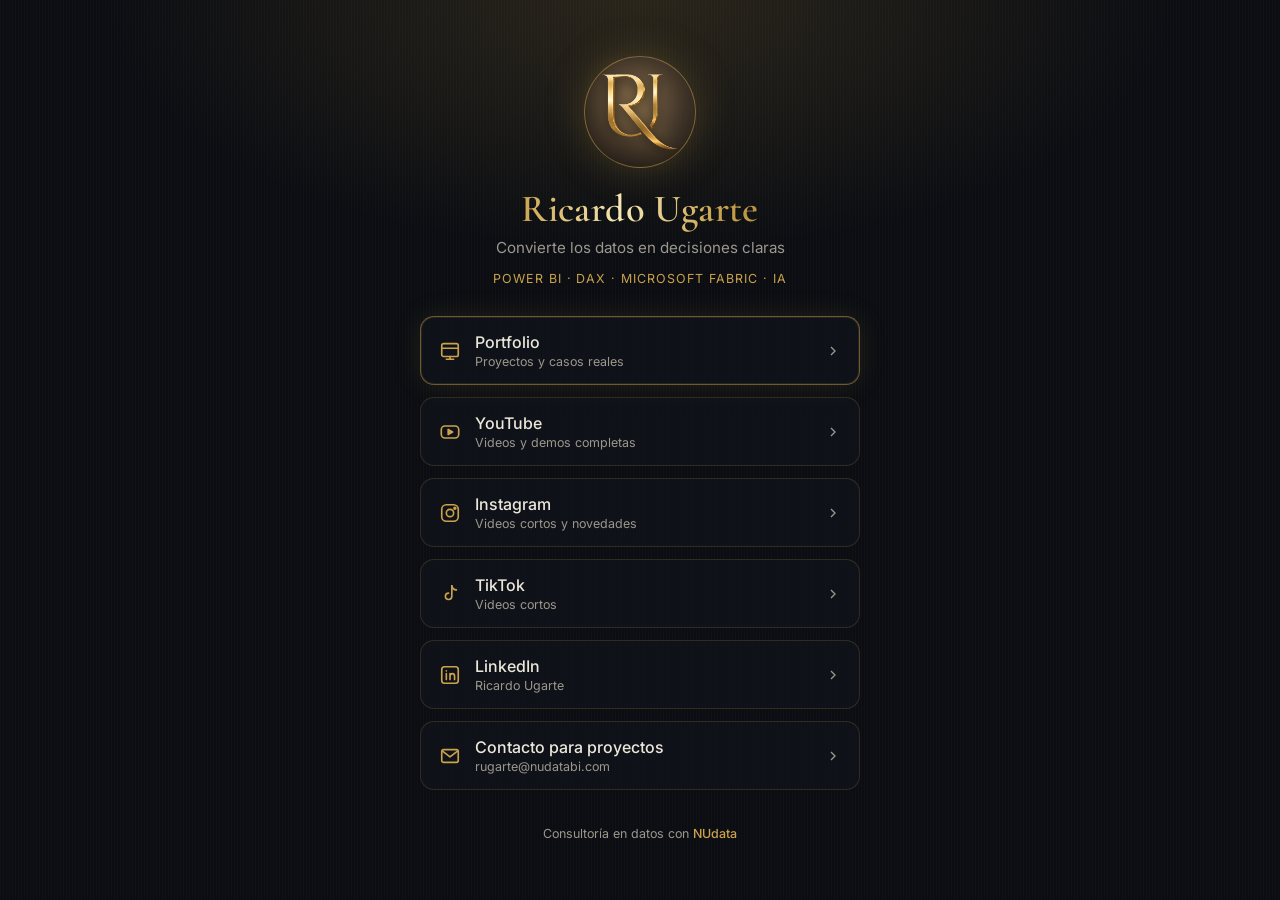
<file: links.html>
<!DOCTYPE html>
<html lang="es">
<head>
<meta charset="UTF-8">
<meta name="viewport" content="width=device-width, initial-scale=1">
<title>Ricardo Ugarte · Enlaces</title>
<meta name="description" content="Power BI, DAX y Microsoft Fabric con casos reales. Portfolio, YouTube, Instagram, TikTok, LinkedIn y contacto.">
<meta property="og:title" content="Ricardo Ugarte · Enlaces">
<meta property="og:description" content="Power BI, DAX y Microsoft Fabric con casos reales.">
<meta property="og:image" content="https://ricardo-ugarte.github.io/Ricardo-Ugarte/brand/og-image.jpg">
<link rel="icon" href="https://ricardo-ugarte.github.io/Ricardo-Ugarte/brand/logo-monogram.png">
<link rel="preconnect" href="https://fonts.googleapis.com">
<link href="https://fonts.googleapis.com/css2?family=Cormorant+Garamond:wght@600&family=Inter:wght@400;500;600&display=swap" rel="stylesheet">
<style>
  :root {
    --ink: #0b0d12; --ink-2: #11141b;
    --line: rgba(201,162,75,.18); --line-strong: rgba(201,162,75,.5);
    --gold: #c9a24b; --gold-hi: #f0dca0; --text: #ece7db; --muted: #9b978d;
    --gold-grad: linear-gradient(100deg,#8a6a2a 0%,#c9a24b 22%,#f6e7b4 46%,#c9a24b 68%,#8a6a2a 100%);
  }
  * { box-sizing: border-box; margin: 0; padding: 0; }
  body {
    min-height: 100vh; font-family: 'Inter', system-ui, sans-serif; color: var(--text);
    background:
      radial-gradient(60% 40% at 50% 0%, rgba(201,162,75,.16), transparent 70%),
      repeating-linear-gradient(90deg, rgba(255,230,180,.018) 0 1px, transparent 1px 3px),
      var(--ink);
    display: flex; justify-content: center; padding: 56px 20px 40px;
  }
  main { width: 100%; max-width: 440px; text-align: center; }
  .avatar {
    width: 112px; height: 112px; border-radius: 50%; margin: 0 auto 18px;
    display: grid; place-items: center;
    background: radial-gradient(circle at 50% 40%, #6e5b45, #2a221b 75%);
    border: 1px solid var(--line-strong);
    box-shadow: 0 0 40px rgba(201,162,75,.25);
  }
  .avatar img { width: 74%; filter: drop-shadow(0 3px 6px rgba(0,0,0,.6)) drop-shadow(0 0 12px rgba(255,200,110,.35)); }
  h1 {
    font-family: 'Cormorant Garamond', serif; font-weight: 600; font-size: 2.4rem; letter-spacing: .01em;
    background: var(--gold-grad); -webkit-background-clip: text; background-clip: text; color: transparent;
  }
  .tag { margin-top: 6px; font-size: .95rem; color: var(--muted); }
  .chips { margin: 14px 0 30px; font-size: .78rem; letter-spacing: .08em; text-transform: uppercase; color: var(--gold); }
  nav { display: flex; flex-direction: column; gap: 12px; }
  a.link {
    display: flex; align-items: center; gap: 14px; padding: 15px 18px;
    border: 1px solid var(--line); border-radius: 14px; background: rgba(17,20,27,.75);
    color: var(--text); text-decoration: none; font-weight: 500; font-size: 1rem;
    transition: border-color .25s, transform .25s, background .25s;
  }
  a.link:hover, a.link:focus-visible { border-color: var(--line-strong); background: rgba(23,27,36,.95); transform: translateY(-2px); outline: none; }
  a.link.main { border-color: var(--line-strong); box-shadow: inset 0 0 0 1px rgba(201,162,75,.12), 0 0 28px rgba(201,162,75,.12); }
  a.link svg { width: 22px; height: 22px; flex: none; color: var(--gold); }
  a.link span { flex: 1; text-align: left; }
  a.link small { display: block; font-size: .78rem; color: var(--muted); font-weight: 400; margin-top: 2px; }
  a.link .arrow { width: 16px; height: 16px; color: var(--muted); }
  footer { margin-top: 36px; font-size: .78rem; color: var(--muted); }
  footer b { color: var(--gold); font-weight: 500; }
</style>
</head>
<body>
<main>
  <div class="avatar"><img src="https://ricardo-ugarte.github.io/Ricardo-Ugarte/brand/logo-monogram.png" alt="Monograma RU"></div>
  <h1>Ricardo Ugarte</h1>
  <p class="tag">Convierte los datos en decisiones claras</p>
  <p class="chips">Power BI · DAX · Microsoft Fabric · IA</p>

  <nav>
    <a class="link main" href="https://ricardo-ugarte.github.io/Ricardo-Ugarte/">
      <svg viewBox="0 0 24 24" fill="none" stroke="currentColor" stroke-width="1.8" stroke-linecap="round" stroke-linejoin="round"><rect x="3" y="4" width="18" height="14" rx="2"/><path d="M3 9h18M8 21h8M12 18v3"/></svg>
      <span>Portfolio<small>Proyectos y casos reales</small></span>
      <svg class="arrow" viewBox="0 0 24 24" fill="none" stroke="currentColor" stroke-width="2"><path d="M9 6l6 6-6 6"/></svg>
    </a>
    <a class="link" href="https://www.youtube.com/@ugartech" target="_blank" rel="noopener">
      <svg viewBox="0 0 24 24" fill="none" stroke="currentColor" stroke-width="1.8" stroke-linejoin="round"><rect x="2.5" y="5.5" width="19" height="13" rx="4"/><path d="M10 9.2v5.6l4.8-2.8z" fill="currentColor"/></svg>
      <span>YouTube<small>Videos y demos completas</small></span>
      <svg class="arrow" viewBox="0 0 24 24" fill="none" stroke="currentColor" stroke-width="2"><path d="M9 6l6 6-6 6"/></svg>
    </a>
    <a class="link" href="https://www.instagram.com/urdatum/" target="_blank" rel="noopener">
      <svg viewBox="0 0 24 24" fill="none" stroke="currentColor" stroke-width="1.8"><rect x="3" y="3" width="18" height="18" rx="5"/><circle cx="12" cy="12" r="4"/><circle cx="17.3" cy="6.7" r="1" fill="currentColor"/></svg>
      <span>Instagram<small>Videos cortos y novedades</small></span>
      <svg class="arrow" viewBox="0 0 24 24" fill="none" stroke="currentColor" stroke-width="2"><path d="M9 6l6 6-6 6"/></svg>
    </a>
    <a class="link" href="https://www.tiktok.com/@urdatum" target="_blank" rel="noopener">
      <svg viewBox="0 0 24 24" fill="none" stroke="currentColor" stroke-width="1.8" stroke-linecap="round" stroke-linejoin="round"><path d="M14 3v11.5a3.5 3.5 0 1 1-3.5-3.5"/><path d="M14 3c.4 2.6 2.2 4.3 5 4.5"/></svg>
      <span>TikTok<small>Videos cortos</small></span>
      <svg class="arrow" viewBox="0 0 24 24" fill="none" stroke="currentColor" stroke-width="2"><path d="M9 6l6 6-6 6"/></svg>
    </a>
    <a class="link" href="https://www.linkedin.com/in/ricardo-ugarte/" target="_blank" rel="noopener">
      <svg viewBox="0 0 24 24" fill="none" stroke="currentColor" stroke-width="1.8" stroke-linecap="round"><rect x="3" y="3" width="18" height="18" rx="3"/><path d="M8 10.5V17M8 7.5v.01M12 17v-6.5M12 13.5c0-2 1.3-3 2.8-3s2.2 1 2.2 3V17"/></svg>
      <span>LinkedIn<small>Ricardo Ugarte</small></span>
      <svg class="arrow" viewBox="0 0 24 24" fill="none" stroke="currentColor" stroke-width="2"><path d="M9 6l6 6-6 6"/></svg>
    </a>
    <a class="link" href="mailto:rugarte@nudatabi.com?subject=Consulta%20de%20proyecto">
      <svg viewBox="0 0 24 24" fill="none" stroke="currentColor" stroke-width="1.8" stroke-linejoin="round"><rect x="3" y="5" width="18" height="14" rx="2"/><path d="M3.5 6.5l8.5 6.5 8.5-6.5"/></svg>
      <span>Contacto para proyectos<small>rugarte@nudatabi.com</small></span>
      <svg class="arrow" viewBox="0 0 24 24" fill="none" stroke="currentColor" stroke-width="2"><path d="M9 6l6 6-6 6"/></svg>
    </a>
  </nav>

  <footer>Consultoría en datos con <b>NUdata</b></footer>
</main>
</body>
</html>
</file>
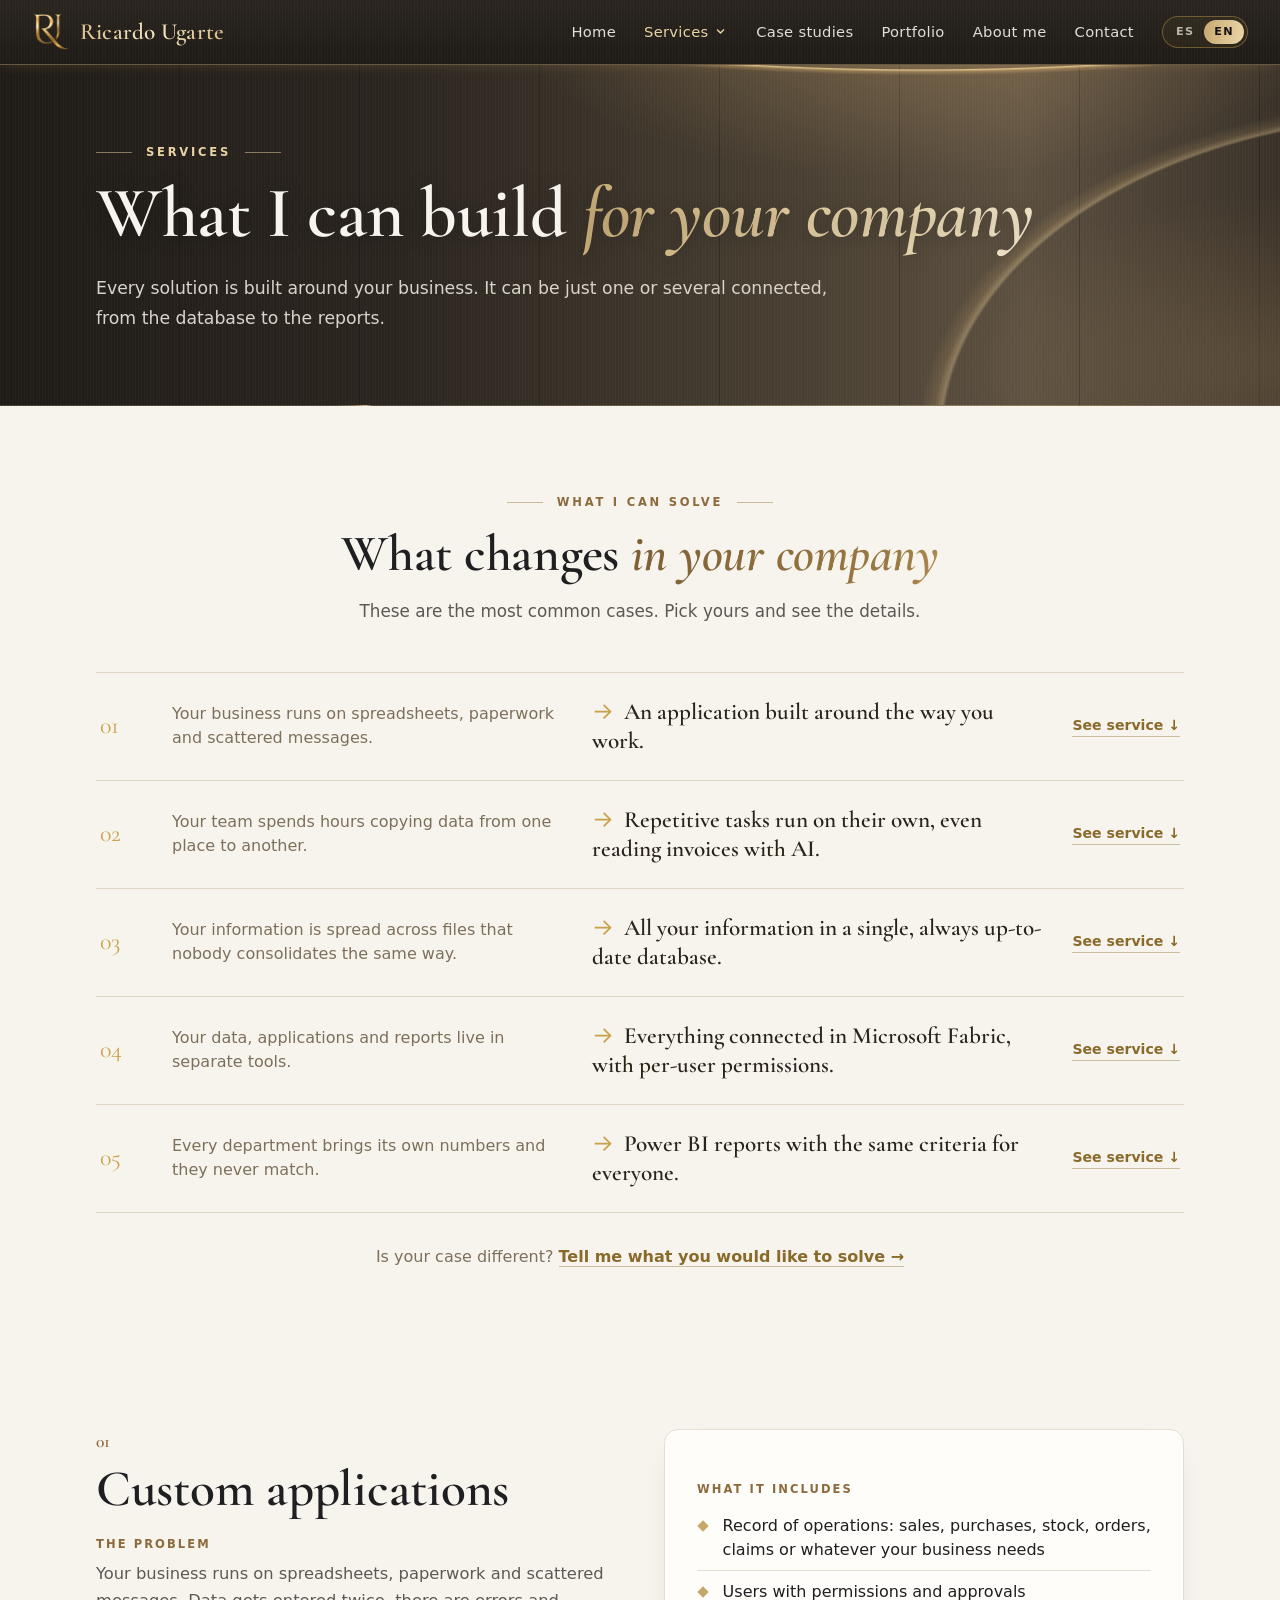
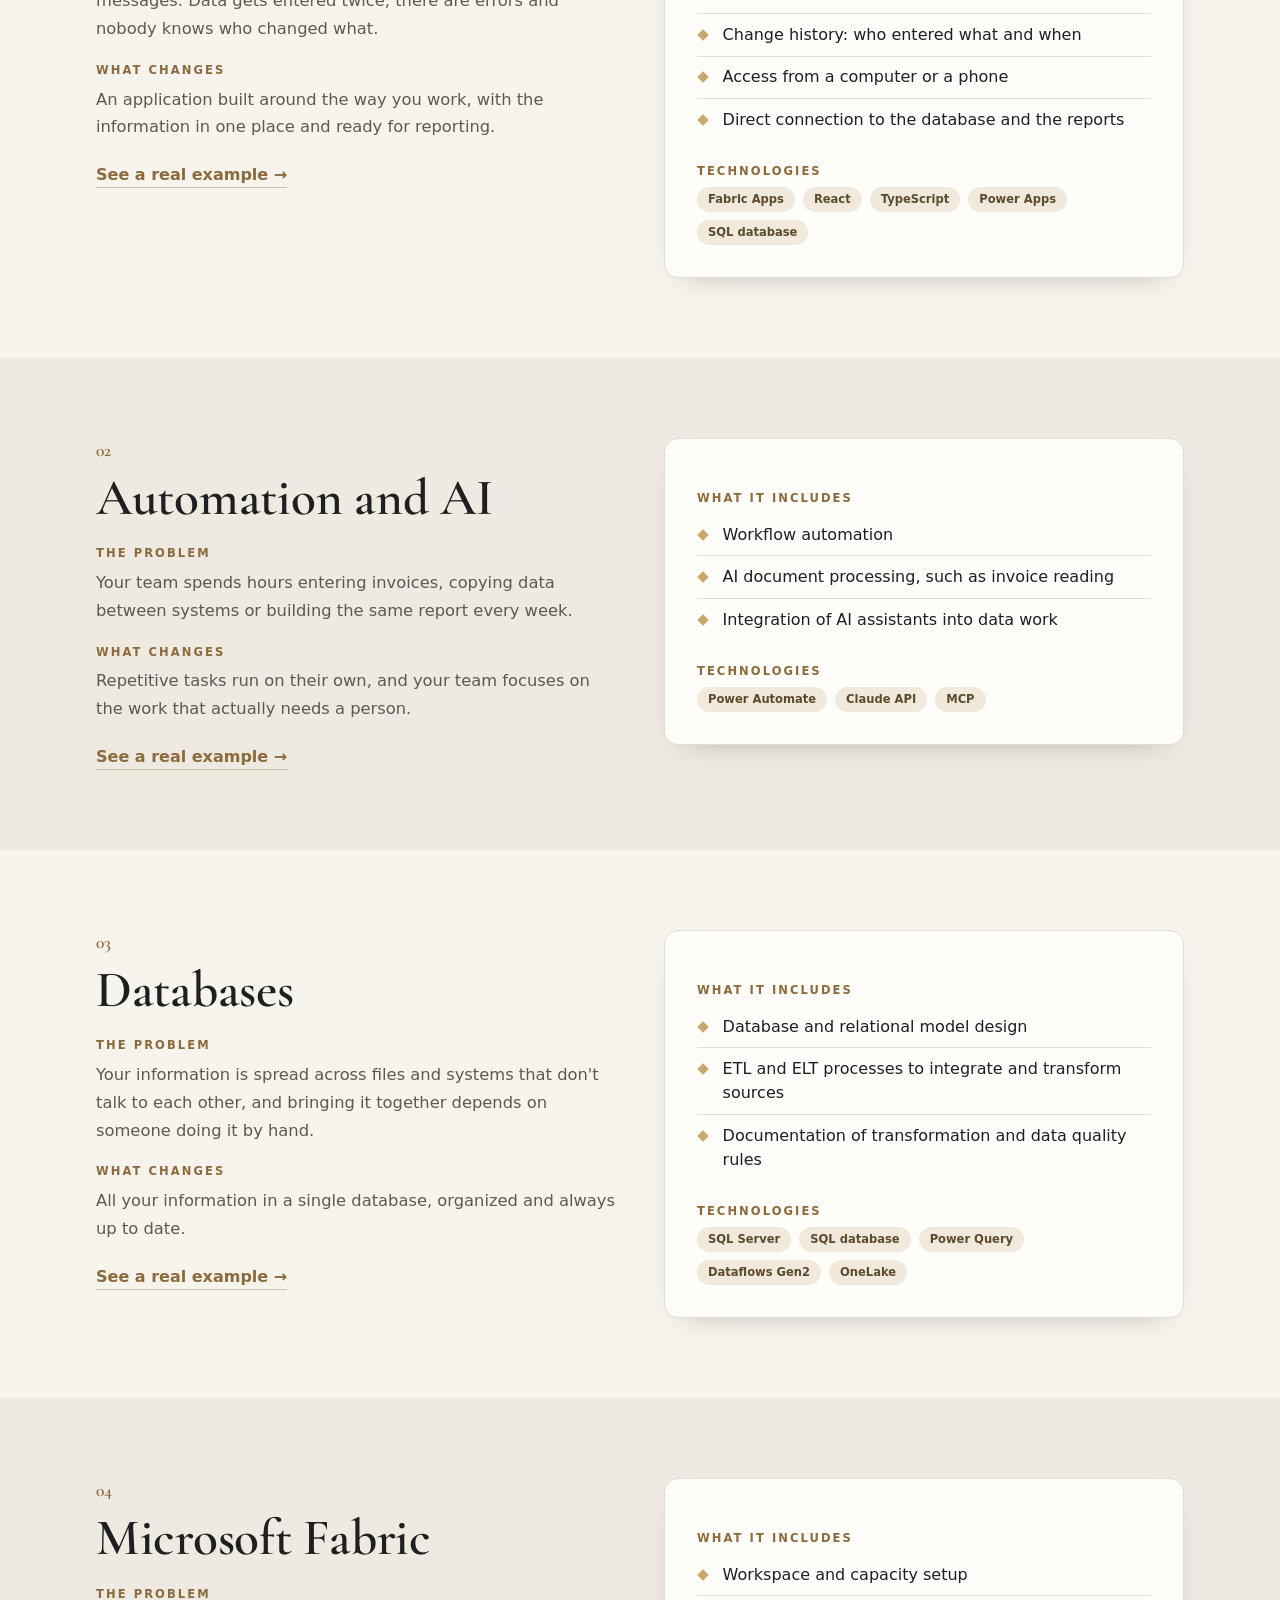
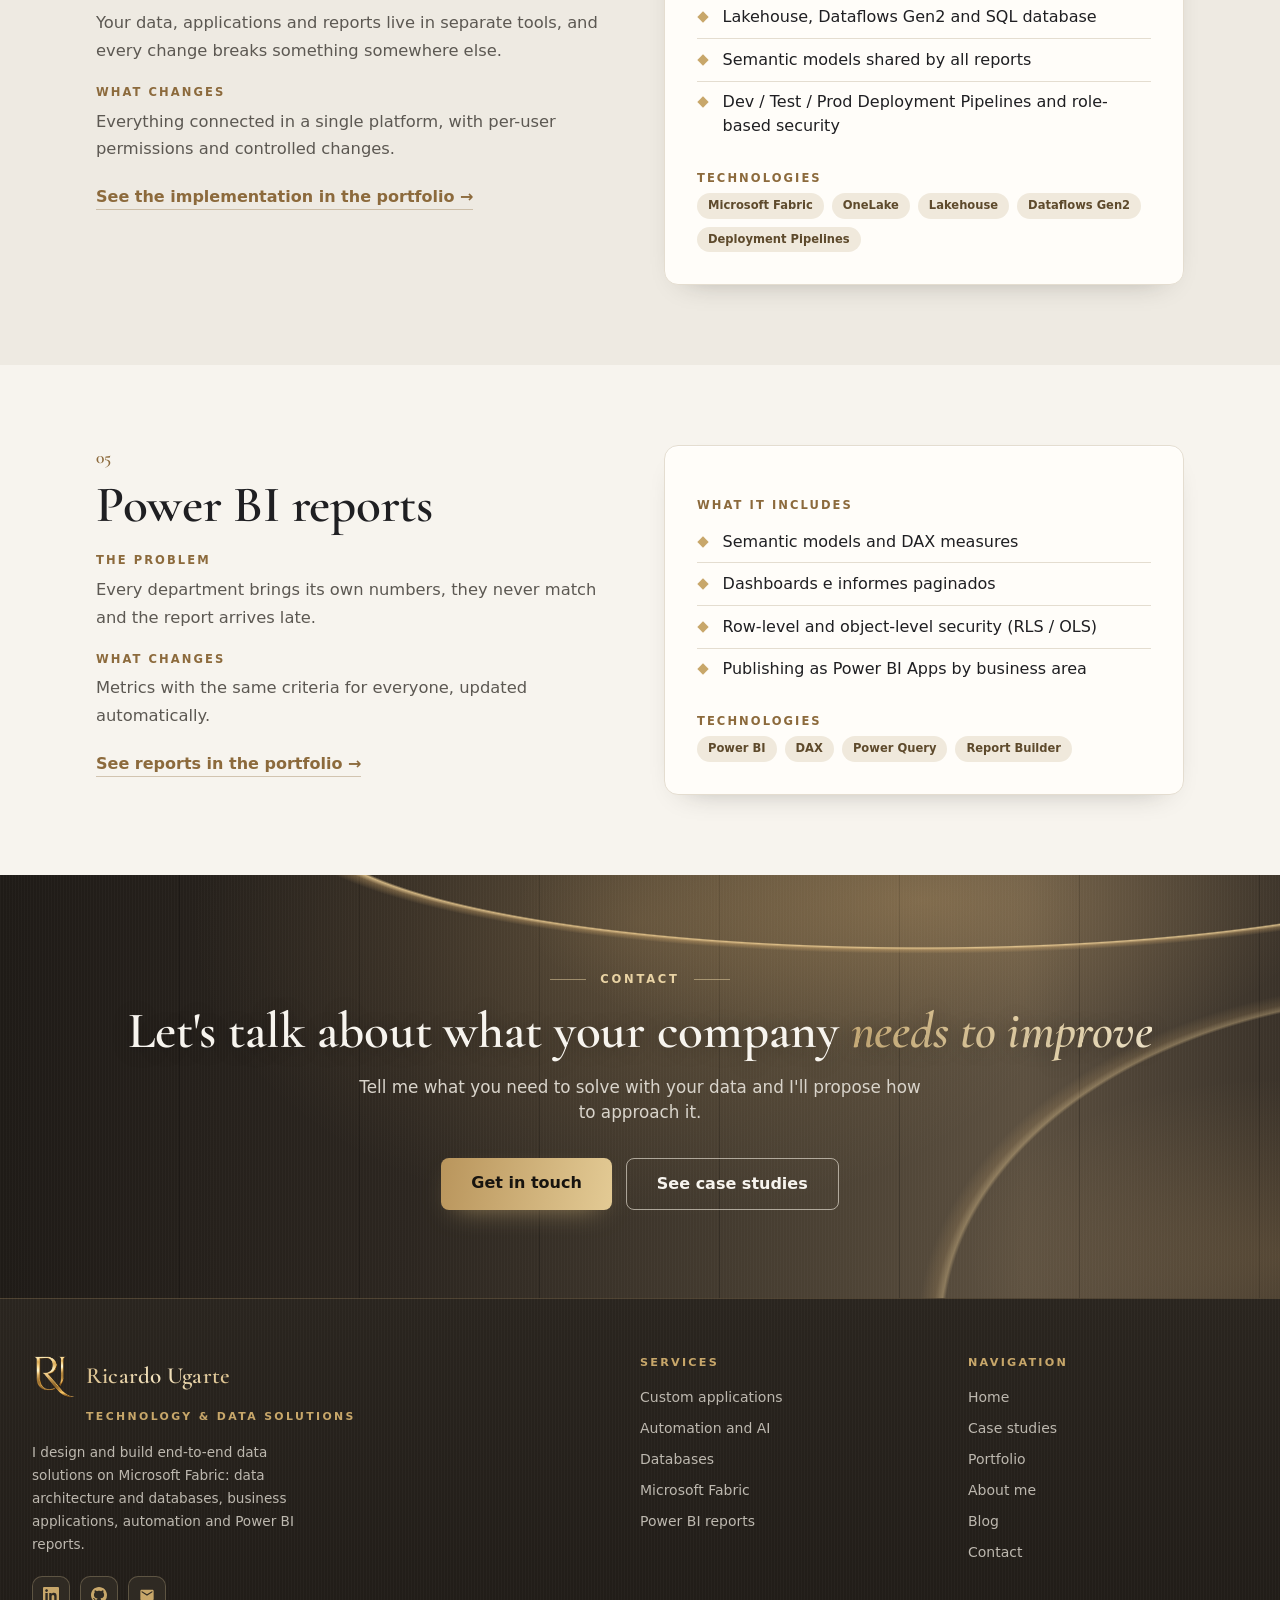
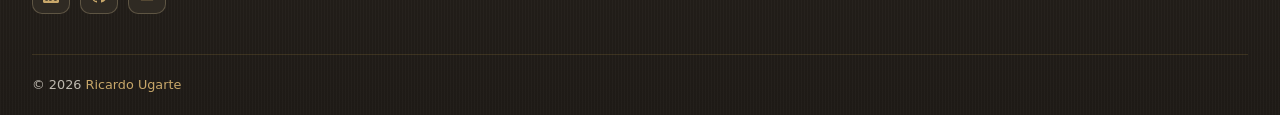
<file: soluciones.html>
<!DOCTYPE html>
<html lang="es">
<head>
    <meta charset="UTF-8">
    <meta name="viewport" content="width=device-width, initial-scale=1.0">
    <title>Soluciones · Ricardo Ugarte</title>
    <meta name="description" content="Arquitectura e ingeniería de datos, Microsoft Fabric, Business Intelligence, aplicaciones empresariales y automatización con IA para empresas.">
    <link rel="canonical" href="https://ricardo-ugarte.github.io/Ricardo-Ugarte/soluciones.html">
    <meta name="theme-color" content="#18181b">
    <link rel="icon" type="image/png" href="./brand/favicon.png">
    <link rel="apple-touch-icon" href="./brand/apple-touch-icon.png">
    <meta property="og:type" content="website">
    <meta property="og:locale" content="es_AR">
    <meta property="og:title" content="Soluciones · Ricardo Ugarte">
    <meta property="og:description" content="Arquitectura e ingeniería de datos, Microsoft Fabric, Business Intelligence, aplicaciones empresariales y automatización con IA para empresas.">
    <meta property="og:url" content="https://ricardo-ugarte.github.io/Ricardo-Ugarte/soluciones.html">
    <meta property="og:image" content="https://ricardo-ugarte.github.io/Ricardo-Ugarte/brand/og-image.jpg">
    <meta name="twitter:card" content="summary_large_image">
    <link rel="stylesheet" href="./tailwind.css?v=20261124c">
    <link rel="preconnect" href="https://fonts.googleapis.com">
    <link rel="preconnect" href="https://fonts.gstatic.com" crossorigin>
    <link href="https://fonts.googleapis.com/css2?family=Cormorant+Garamond:ital,wght@0,500;0,600;1,500;1,600&family=Inter:wght@300;400;500;600;700&display=swap" rel="stylesheet">
    <link rel="stylesheet" href="./brand.css?v=20261124c">
</head>
<body class="brand">
    <div class="scroll-progress" aria-hidden="true"></div>
    <nav class="site-nav fixed top-0 left-0 right-0 backdrop-blur-md z-50" aria-label="Principal">
        <div class="max-w-7xl mx-auto px-4 sm:px-6 lg:px-8">
            <div class="flex justify-between items-center h-16">
                <a href="index.html" class="brand-mark" aria-label="Ricardo Ugarte, inicio">
                    <img src="./brand/logo-monogram.png" alt="" width="38" height="38">
                    <span>Ricardo Ugarte</span>
                </a>
                <div class="flex items-center gap-5 lg:gap-7">
                <div class="hidden lg:flex space-x-7">
                    <a href="index.html" class="nav-link">Inicio</a>
                    <div class="nav-dd">
                    <button type="button" class="nav-link nav-dd-btn" aria-haspopup="true" aria-expanded="false" aria-current="page">Servicios <svg class="dd-chev" viewBox="0 0 20 20" fill="currentColor" aria-hidden="true"><path d="M5.3 7.3a1 1 0 0 1 1.4 0L10 10.6l3.3-3.3a1 1 0 1 1 1.4 1.4l-4 4a1 1 0 0 1-1.4 0l-4-4a1 1 0 0 1 0-1.4z"/></svg></button>
                    <div class="nav-dd-panel" role="menu">
                        <div class="dd-group">Aplicaciones y automatización</div>
                        <a href="soluciones.html#aplicaciones" class="dd-item" role="menuitem"><span class="dd-ico"><svg viewBox="0 0 24 24" fill="none" stroke="currentColor" stroke-width="1.7" stroke-linecap="round" stroke-linejoin="round" aria-hidden="true"><rect x="3" y="4" width="18" height="16" rx="2"/><path d="M3 9h18M8 13h8M8 16h5"/></svg></span><span><span class="dd-title">Aplicaciones a medida</span><span class="dd-desc">Deja las planillas: una aplicación hecha a la medida de cómo trabajas.</span></span></a>
                        <a href="soluciones.html#automatizacion" class="dd-item" role="menuitem"><span class="dd-ico"><svg viewBox="0 0 24 24" fill="none" stroke="currentColor" stroke-width="1.7" stroke-linecap="round" stroke-linejoin="round" aria-hidden="true"><path d="M13 2 4 14h7l-1 8 9-12h-7z"/></svg></span><span><span class="dd-title">Automatización e IA</span><span class="dd-desc">Las tareas repetitivas se hacen solas, incluso leer facturas.</span></span></a>
                        <div class="dd-group">Datos y Microsoft Fabric</div>
                        <a href="soluciones.html#datos" class="dd-item" role="menuitem"><span class="dd-ico"><svg viewBox="0 0 24 24" fill="none" stroke="currentColor" stroke-width="1.7" stroke-linecap="round" stroke-linejoin="round" aria-hidden="true"><ellipse cx="12" cy="5" rx="8" ry="3"/><path d="M4 5v14c0 1.7 3.6 3 8 3s8-1.3 8-3V5M4 12c0 1.7 3.6 3 8 3s8-1.3 8-3"/></svg></span><span><span class="dd-title">Bases de datos</span><span class="dd-desc">Toda la información en un solo lugar, siempre actualizada.</span></span></a>
                        <a href="soluciones.html#fabric" class="dd-item" role="menuitem"><span class="dd-ico"><svg viewBox="0 0 24 24" fill="none" stroke="currentColor" stroke-width="1.7" stroke-linecap="round" stroke-linejoin="round" aria-hidden="true"><rect x="3" y="3" width="7" height="7" rx="1.5"/><rect x="14" y="3" width="7" height="7" rx="1.5"/><rect x="3" y="14" width="7" height="7" rx="1.5"/><rect x="14" y="14" width="7" height="7" rx="1.5"/></svg></span><span><span class="dd-title">Microsoft Fabric</span><span class="dd-desc">Datos, aplicaciones y reportes conectados en una sola plataforma.</span></span></a>
                        <div class="dd-group">Power BI</div>
                        <a href="soluciones.html#bi" class="dd-item" role="menuitem"><span class="dd-ico"><svg viewBox="0 0 24 24" fill="none" stroke="currentColor" stroke-width="1.7" stroke-linecap="round" stroke-linejoin="round" aria-hidden="true"><path d="M4 20V10M10 20V4M16 20v-7M22 20H2"/></svg></span><span><span class="dd-title">Reportes de Power BI</span><span class="dd-desc">Indicadores con un mismo criterio para todos, que se actualizan solos.</span></span></a>
                        <a href="contact.html#como-trabajo" class="dd-foot">Cómo trabajo →</a>
                    </div>
                    </div>
                    <a href="casos.html" class="nav-link">Casos de éxito</a>
                    <a href="portfolio.html" class="nav-link">Portfolio</a>
                    <a href="about.html" class="nav-link">Sobre mí</a>
                    <a href="contact.html" class="nav-link">Contacto</a>
                </div>
                    <button type="button" class="lang-toggle" aria-label="Cambiar idioma" aria-pressed="false" data-no-i18n>
                        <span data-l="es" class="is-on">ES</span><span data-l="en">EN</span>
                    </button>
                <div class="lg:hidden">
                    <button id="mobile-menu-btn" aria-label="Abrir menú" aria-controls="mobile-menu">
                        <svg class="w-6 h-6" fill="none" stroke="currentColor" viewBox="0 0 24 24">
                            <path stroke-linecap="round" stroke-linejoin="round" stroke-width="2" d="M4 6h16M4 12h16M4 18h16"></path>
                        </svg>
                    </button>
                </div>
                </div>
            </div>
        </div>
        <div id="mobile-menu" class="hidden lg:hidden">
            <div class="px-4 py-2 space-y-2">
                <a href="index.html" class="block py-2">Inicio</a>
                <details class="m-dd">
                    <summary class="block py-2">Servicios</summary>
                    <div class="m-dd-list">
                    <a href="soluciones.html#aplicaciones" class="block py-2">Aplicaciones a medida</a>
                    <a href="soluciones.html#automatizacion" class="block py-2">Automatización e IA</a>
                    <a href="soluciones.html#datos" class="block py-2">Bases de datos</a>
                    <a href="soluciones.html#fabric" class="block py-2">Microsoft Fabric</a>
                    <a href="soluciones.html#bi" class="block py-2">Reportes de Power BI</a>
                    </div>
                </details>
                <a href="casos.html" class="block py-2">Casos de éxito</a>
                <a href="portfolio.html" class="block py-2">Portfolio</a>
                <a href="about.html" class="block py-2">Sobre mí</a>
                <a href="contact.html" class="block py-2">Contacto</a>
            </div>
        </div>
    </nav>

    <!-- Soluciones -->
    <header class="case-hero">
        <div class="max-w-6xl mx-auto px-4 sm:px-6 lg:px-8">
            <div class="section-eyebrow hero-in">Servicios</div>
            <h1 class="case-title hero-in">Qué puedo construir <span class="gold-text">para tu empresa</span></h1>
            <p class="case-lead hero-in">Cada solución se diseña a la medida de tu negocio. Puede ser una sola o varias conectadas, desde la base de datos hasta los reportes.</p>
        </div>
    </header>

    <!-- Qué puedo resolver -->
    <section class="py-20 warm-section" id="resolver">
        <div class="max-w-6xl mx-auto px-4 sm:px-6 lg:px-8">
            <div class="text-center mb-12 scroll-reveal">
                <div class="section-eyebrow">Qué puedo resolver</div>
                <h2 class="section-title">Lo que cambia <span class="gold-text">en tu empresa</span></h2>
                <p class="section-lead max-w-2xl mx-auto">Estos son los casos más comunes. Elige el tuyo y mira el detalle.</p>
            </div>
            <div class="rs-list">
                <div class="rs-row scroll-reveal">
                    <div class="rs-num">01</div>
                    <p class="rs-before">Tu negocio funciona con planillas, papeles y mensajes sueltos.</p>
                    <p class="rs-after"><span class="rs-arrow" aria-hidden="true">→</span>Una aplicación hecha a la medida de cómo trabajas.</p>
                    <a href="#aplicaciones" class="rs-proof">Ver servicio ↓</a>
                </div>
                <div class="rs-row scroll-reveal">
                    <div class="rs-num">02</div>
                    <p class="rs-before">Tu equipo pasa horas copiando datos de un lado a otro.</p>
                    <p class="rs-after"><span class="rs-arrow" aria-hidden="true">→</span>Las tareas repetitivas se hacen solas, incluso leer facturas con IA.</p>
                    <a href="#automatizacion" class="rs-proof">Ver servicio ↓</a>
                </div>
                <div class="rs-row scroll-reveal">
                    <div class="rs-num">03</div>
                    <p class="rs-before">La información está repartida en archivos que nadie consolida igual.</p>
                    <p class="rs-after"><span class="rs-arrow" aria-hidden="true">→</span>Toda la información en una sola base de datos, siempre actualizada.</p>
                    <a href="#datos" class="rs-proof">Ver servicio ↓</a>
                </div>
                <div class="rs-row scroll-reveal">
                    <div class="rs-num">04</div>
                    <p class="rs-before">Tus datos, aplicaciones y reportes están en herramientas separadas.</p>
                    <p class="rs-after"><span class="rs-arrow" aria-hidden="true">→</span>Todo conectado en Microsoft Fabric, con permisos por persona.</p>
                    <a href="#fabric" class="rs-proof">Ver servicio ↓</a>
                </div>
                <div class="rs-row scroll-reveal">
                    <div class="rs-num">05</div>
                    <p class="rs-before">Cada área trae sus números y nunca coinciden.</p>
                    <p class="rs-after"><span class="rs-arrow" aria-hidden="true">→</span>Reportes de Power BI con un mismo criterio para todos.</p>
                    <a href="#bi" class="rs-proof">Ver servicio ↓</a>
                </div>
            </div>
            <p class="rs-other scroll-reveal">¿Tu caso es otro? <a href="contact.html">Cuéntame qué te gustaría resolver →</a></p>
        </div>
    </section>

    <section class="case-section" id="aplicaciones">
        <div class="max-w-6xl mx-auto px-4 sm:px-6 lg:px-8">
            <div class="sol-grid scroll-reveal">
                <div>
                    <div class="sol-num">01</div>
                    <h2 class="section-title">Aplicaciones a medida</h2>
                    <div class="sol-label">El problema</div>
                    <p class="sol-text">Tu negocio funciona con planillas, papeles y mensajes sueltos. Los datos se cargan dos veces, hay errores y nadie sabe quién cambió qué.</p>
                    <div class="sol-label">Lo que cambia</div>
                    <p class="sol-text">Una aplicación hecha a la medida de cómo trabajas, con la información en un solo lugar y lista para los reportes.</p>
                    <a href="casos.html" class="sol-link">Ver un ejemplo real →</a>
                </div>
                <div class="g-card">
                    <div class="sol-label">Qué incluye</div>
                    <ul class="case-list">
                            <li>Registro de operaciones: ventas, compras, stock, pedidos, reclamos o lo que tu negocio necesite</li>
                            <li>Usuarios con permisos y aprobaciones</li>
                            <li>Historial de cambios: quién cargó qué y cuándo</li>
                            <li>Acceso desde la computadora o el celular</li>
                            <li>Conexión directa con la base de datos y los reportes</li>
                    </ul>
                    <div class="sol-label" style="margin-top:1.4rem;">Tecnologías</div>
                    <div class="flex flex-wrap gap-2"><span class="g-chip">Fabric Apps</span><span class="g-chip">React</span><span class="g-chip">TypeScript</span><span class="g-chip">Power Apps</span><span class="g-chip">SQL database</span></div>
                </div>
            </div>
        </div>
    </section>
    <section class="case-section section-dark" id="automatizacion">
        <div class="max-w-6xl mx-auto px-4 sm:px-6 lg:px-8">
            <div class="sol-grid scroll-reveal">
                <div>
                    <div class="sol-num">02</div>
                    <h2 class="section-title">Automatización e IA</h2>
                    <div class="sol-label">El problema</div>
                    <p class="sol-text">Tu equipo pasa horas cargando facturas, copiando datos entre sistemas o armando el mismo reporte cada semana.</p>
                    <div class="sol-label">Lo que cambia</div>
                    <p class="sol-text">Las tareas repetitivas se hacen solas, y tu equipo se dedica a lo que sí necesita a una persona.</p>
                    <a href="casos.html" class="sol-link">Ver un ejemplo real →</a>
                </div>
                <div class="g-card">
                    <div class="sol-label">Qué incluye</div>
                    <ul class="case-list">
                            <li>Automatización de flujos de trabajo</li>
                            <li>Procesamiento de documentos con IA, como la lectura de facturas</li>
                            <li>Integración de asistentes de IA en el trabajo con datos</li>
                    </ul>
                    <div class="sol-label" style="margin-top:1.4rem;">Tecnologías</div>
                    <div class="flex flex-wrap gap-2"><span class="g-chip">Power Automate</span><span class="g-chip">API de Claude</span><span class="g-chip">MCP</span></div>
                </div>
            </div>
        </div>
    </section>
    <section class="case-section" id="datos">
        <div class="max-w-6xl mx-auto px-4 sm:px-6 lg:px-8">
            <div class="sol-grid scroll-reveal">
                <div>
                    <div class="sol-num">03</div>
                    <h2 class="section-title">Bases de datos</h2>
                    <div class="sol-label">El problema</div>
                    <p class="sol-text">La información está repartida en archivos y sistemas que no se hablan entre sí, y juntarla depende de alguien que lo hace a mano.</p>
                    <div class="sol-label">Lo que cambia</div>
                    <p class="sol-text">Toda la información en una sola base de datos, ordenada y siempre actualizada.</p>
                    <a href="casos.html" class="sol-link">Ver un ejemplo real →</a>
                </div>
                <div class="g-card">
                    <div class="sol-label">Qué incluye</div>
                    <ul class="case-list">
                            <li>Diseño de bases de datos y modelos relacionales</li>
                            <li>Procesos ETL y ELT para integrar y transformar fuentes</li>
                            <li>Documentación de reglas de transformación y calidad de datos</li>
                    </ul>
                    <div class="sol-label" style="margin-top:1.4rem;">Tecnologías</div>
                    <div class="flex flex-wrap gap-2"><span class="g-chip">SQL Server</span><span class="g-chip">SQL database</span><span class="g-chip">Power Query</span><span class="g-chip">Dataflows Gen2</span><span class="g-chip">OneLake</span></div>
                </div>
            </div>
        </div>
    </section>
    <section class="case-section section-dark" id="fabric">
        <div class="max-w-6xl mx-auto px-4 sm:px-6 lg:px-8">
            <div class="sol-grid scroll-reveal">
                <div>
                    <div class="sol-num">04</div>
                    <h2 class="section-title">Microsoft Fabric</h2>
                    <div class="sol-label">El problema</div>
                    <p class="sol-text">Tus datos, aplicaciones y reportes viven en herramientas separadas, y cada cambio rompe algo en otro lado.</p>
                    <div class="sol-label">Lo que cambia</div>
                    <p class="sol-text">Todo conectado en una sola plataforma, con permisos por persona y cambios controlados.</p>
                    <a href="portfolio.html" class="sol-link">Ver la implementación en el portfolio →</a>
                </div>
                <div class="g-card">
                    <div class="sol-label">Qué incluye</div>
                    <ul class="case-list">
                            <li>Configuración de workspaces y capacidad</li>
                            <li>Lakehouse, Dataflows Gen2 y SQL database</li>
                            <li>Modelos semánticos compartidos por todos los reportes</li>
                            <li>Deployment Pipelines Dev / Test / Prod y seguridad por rol</li>
                    </ul>
                    <div class="sol-label" style="margin-top:1.4rem;">Tecnologías</div>
                    <div class="flex flex-wrap gap-2"><span class="g-chip">Microsoft Fabric</span><span class="g-chip">OneLake</span><span class="g-chip">Lakehouse</span><span class="g-chip">Dataflows Gen2</span><span class="g-chip">Deployment Pipelines</span></div>
                </div>
            </div>
        </div>
    </section>
    <section class="case-section" id="bi">
        <div class="max-w-6xl mx-auto px-4 sm:px-6 lg:px-8">
            <div class="sol-grid scroll-reveal">
                <div>
                    <div class="sol-num">05</div>
                    <h2 class="section-title">Reportes de Power BI</h2>
                    <div class="sol-label">El problema</div>
                    <p class="sol-text">Cada área trae sus números, nunca coinciden y el reporte llega tarde.</p>
                    <div class="sol-label">Lo que cambia</div>
                    <p class="sol-text">Indicadores con un mismo criterio para todos, que se actualizan solos.</p>
                    <a href="portfolio.html" class="sol-link">Ver reportes en el portfolio →</a>
                </div>
                <div class="g-card">
                    <div class="sol-label">Qué incluye</div>
                    <ul class="case-list">
                            <li>Modelos semánticos y medidas DAX</li>
                            <li>Dashboards e informes paginados</li>
                            <li>Seguridad por fila y por objeto (RLS / OLS)</li>
                            <li>Publicación como Power BI Apps por área de negocio</li>
                    </ul>
                    <div class="sol-label" style="margin-top:1.4rem;">Tecnologías</div>
                    <div class="flex flex-wrap gap-2"><span class="g-chip">Power BI</span><span class="g-chip">DAX</span><span class="g-chip">Power Query</span><span class="g-chip">Report Builder</span></div>
                </div>
            </div>
        </div>
    </section>

    <!-- Llamado a la acción -->
    <section class="cta-band">
        <div class="section-eyebrow">Contacto</div>
        <h2 class="section-title scroll-reveal">Hablemos de lo que necesita <span class="gold-text">mejorar tu empresa</span></h2>
        <p class="section-lead max-w-xl mx-auto">Cuéntame qué necesitas resolver con tus datos y te propongo cómo abordarlo.</p>
        <div class="cta-actions">
            <a href="contact.html" class="hero-btn-primary">Contactarme</a>
            <a href="casos.html" class="hero-btn-secondary">Ver casos de éxito</a>
        </div>
    </section>

    <footer class="site-footer" style="padding:56px 0 0;">
        <div class="max-w-7xl mx-auto px-4 sm:px-6 lg:px-8">
            <div class="f-grid">
                <div>
                    <a href="index.html" class="brand-mark" style="margin-bottom:16px;" aria-label="Ricardo Ugarte, inicio">
                        <img src="./brand/logo-monogram.png" alt="" width="44" height="44" loading="lazy" style="width:44px;height:44px;">
                        <span>Ricardo Ugarte</span>
                    </a>
                    <div class="f-descriptor">Technology &amp; Data Solutions</div>
                    <p style="font-size:0.85rem;color:var(--muted);line-height:1.7;margin-bottom:20px;max-width:300px;">
                        Diseño y desarrollo soluciones de datos de punta a punta en Microsoft Fabric: arquitectura y bases de datos, aplicaciones de gestión, automatización y reportes de Power BI.
                    </p>
                    <div style="display:flex;gap:10px;">
                        <a href="https://www.linkedin.com/in/ricardo-ugarte" target="_blank" rel="noopener" class="f-social" aria-label="LinkedIn">
                            <svg width="16" height="16" fill="currentColor" viewBox="0 0 24 24"><path d="M20.447 20.452h-3.554v-5.569c0-1.328-.027-3.037-1.852-3.037-1.853 0-2.136 1.445-2.136 2.939v5.667H9.351V9h3.414v1.561h.046c.477-.9 1.637-1.85 3.37-1.85 3.601 0 4.267 2.37 4.267 5.455v6.286zM5.337 7.433c-1.144 0-2.063-.926-2.063-2.065 0-1.138.92-2.063 2.063-2.063 1.14 0 2.064.925 2.064 2.063 0 1.139-.925 2.065-2.064 2.065zm1.782 13.019H3.555V9h3.564v11.452zM22.225 0H1.771C.792 0 0 .774 0 1.729v20.542C0 23.227.792 24 1.771 24h20.451C23.2 24 24 23.227 24 22.271V1.729C24 .774 23.2 0 22.225 0z"/></svg>
                        </a>
                        <a href="https://github.com/Ricardo-Ugarte" target="_blank" rel="noopener" class="f-social" aria-label="GitHub">
                            <svg width="16" height="16" fill="currentColor" viewBox="0 0 16 16"><path d="M8 0C3.58 0 0 3.58 0 8c0 3.54 2.29 6.53 5.47 7.59.4.07.55-.17.55-.38 0-.19-.01-.82-.01-1.49-2.01.37-2.53-.49-2.69-.94-.09-.23-.48-.94-.82-1.13-.28-.15-.68-.52-.01-.53.63-.01 1.08.58 1.23.82.72 1.21 1.87.87 2.33.66.07-.52.28-.87.51-1.07-1.78-.2-3.64-.89-3.64-3.95 0-.87.31-1.59.82-2.15-.08-.2-.36-1.02.08-2.12 0 0 .67-.21 2.2.82.64-.18 1.32-.27 2-.27.68 0 1.36.09 2 .27 1.53-1.04 2.2-.82 2.2-.82.44 1.1.16 1.92.08 2.12.51.56.82 1.27.82 2.15 0 3.07-1.87 3.75-3.65 3.95.29.25.54.73.54 1.48 0 1.07-.01 1.93-.01 2.2 0 .21.15.46.55.38A8.013 8.013 0 0016 8c0-4.42-3.58-8-8-8z"/></svg>
                        </a>
                        <a href="mailto:rugarte@nudatabi.com" class="f-social" aria-label="Email">
                            <svg width="16" height="16" fill="currentColor" viewBox="0 0 24 24"><path d="M20 4H4c-1.1 0-2 .9-2 2v12c0 1.1.9 2 2 2h16c1.1 0 2-.9 2-2V6c0-1.1-.9-2-2-2zm0 4l-8 5-8-5V6l8 5 8-5v2z"/></svg>
                        </a>
                    </div>
                </div>
                <div>
                    <div class="f-head">Servicios</div>
                    <a href="soluciones.html#aplicaciones" class="f-link">Aplicaciones a medida</a>
                    <a href="soluciones.html#automatizacion" class="f-link">Automatización e IA</a>
                    <a href="soluciones.html#datos" class="f-link">Bases de datos</a>
                    <a href="soluciones.html#fabric" class="f-link">Microsoft Fabric</a>
                    <a href="soluciones.html#bi" class="f-link">Reportes de Power BI</a>
                </div>
                <div>
                    <div class="f-head">Navegación</div>
                    <a href="index.html" class="f-link">Inicio</a>
                    <a href="casos.html" class="f-link">Casos de éxito</a>
                    <a href="portfolio.html" class="f-link">Portfolio</a>
                    <a href="about.html" class="f-link">Sobre mí</a>
                    <a href="blog.html" class="f-link">Blog</a>
                    <a href="contact.html" class="f-link">Contacto</a>
                </div>
            </div>
            <div style="border-top:1px solid var(--line);padding:20px 0;display:flex;justify-content:space-between;align-items:center;flex-wrap:wrap;gap:12px;">
                <p style="font-size:0.8rem;color:var(--muted);">© 2026 <span style="color:var(--gold);">Ricardo Ugarte</span></p>
            </div>
        </div>
    </footer>

    <script>
    document.addEventListener('DOMContentLoaded', function () {
        var btn = document.getElementById('mobile-menu-btn');
        var menu = document.getElementById('mobile-menu');
        if (btn && menu) btn.addEventListener('click', function () { menu.classList.toggle('hidden'); });
        var obs = new IntersectionObserver(function (entries) {
            entries.forEach(function (e) { if (e.isIntersecting) e.target.classList.add('revealed'); });
        }, { threshold: 0.1, rootMargin: '0px 0px -40px 0px' });
        document.querySelectorAll('.scroll-reveal').forEach(function (el) { obs.observe(el); });
    });
    </script>
    <script src="./brand.js?v=20261124c" defer></script>
    <script src="./i18n.js?v=20261124c" defer></script>
</body>
</html>
</file>
<file: brand.css>
/* ============================================================
   Marca Ricardo Ugarte — oro como acento sobre fondo oscuro.
   Se aplica con <body class="brand">.
   ============================================================ */
:root {
  --ink: #0b0d12;
  --ink-2: #11141b;
  --ink-3: #171b24;
  --line: rgba(201, 162, 75, 0.16);
  --line-strong: rgba(201, 162, 75, 0.42);
  --gold: #c9a24b;
  --gold-hi: #f0dca0;
  --gold-lo: #8a6a2a;
  --text: #ece7db;
  --muted: #9b978d;
  --serif: 'Cormorant Garamond', 'Times New Roman', serif;
  --gold-grad: linear-gradient(100deg, #8a6a2a 0%, #c9a24b 22%, #f6e7b4 46%, #c9a24b 68%, #8a6a2a 100%);
}

body.brand { background: var(--ink); color: var(--text); }
body.brand ::selection { background: rgba(201, 162, 75, 0.35); color: #fff; }

/* ---------- Barra de progreso de lectura ---------- */
.scroll-progress {
  position: fixed; top: 0; left: 0; height: 2px; width: 100%;
  background: var(--gold-grad); transform-origin: 0 50%; transform: scaleX(0);
  z-index: 60; pointer-events: none;
}

/* ---------- Navegación ---------- */
body.brand nav.site-nav {
  background: rgba(11, 13, 18, 0.55);
  border-bottom: 1px solid transparent;
  transition: background 0.35s ease, border-color 0.35s ease;
}
body.brand nav.site-nav.is-scrolled {
  background: rgba(11, 13, 18, 0.9);
  border-bottom-color: var(--line);
}
.brand-mark { display: flex; align-items: center; gap: 10px; text-decoration: none; }
.brand-mark img { height: 38px; width: 38px; object-fit: contain; }
.brand-mark span {
  font-family: var(--serif); font-size: 1.45rem; font-weight: 600; letter-spacing: 0.01em;
  background: var(--gold-grad); -webkit-background-clip: text; background-clip: text; color: transparent;
}
body.brand .nav-link { color: #c9c5bb; font-weight: 500; font-size: 0.92rem; letter-spacing: 0.02em; }
body.brand .nav-link:hover, body.brand .nav-link[aria-current="page"] { color: var(--gold-hi); }
body.brand .nav-link::after { background: var(--gold); height: 1px; bottom: -4px; }
body.brand .nav-link[aria-current="page"]::after { width: 100%; }
body.brand #mobile-menu-btn { color: var(--gold); }
body.brand #mobile-menu { background: var(--ink-2); border-top: 1px solid var(--line); }
body.brand #mobile-menu a { color: #c9c5bb; }
body.brand #mobile-menu a:hover { color: var(--gold-hi); }

/* ---------- Hero ---------- */
body.brand .hero-particles { background: var(--ink); }
body.brand .hero-particles::before {
  background:
    radial-gradient(60% 55% at 72% 48%, rgba(201, 162, 75, 0.13) 0%, transparent 70%),
    radial-gradient(40% 40% at 12% 85%, rgba(201, 162, 75, 0.07) 0%, transparent 70%);
  opacity: 1;
}
body.brand .hero-particles::after {
  content: ''; position: absolute; left: 0; right: 0; bottom: 0; height: 1px;
  background: linear-gradient(90deg, transparent, var(--line-strong), transparent); z-index: 2;
}
body.brand .hero-tag {
  background: rgba(201, 162, 75, 0.08); border: 1px solid var(--line-strong); color: var(--gold-hi);
  font-weight: 600; letter-spacing: 0.18em; font-size: 0.72rem;
}
body.brand .hero-tag::before { background: var(--gold); }
body.brand .hero-h1 {
  font-family: var(--serif); font-weight: 600; letter-spacing: -0.005em;
  font-size: clamp(2.9rem, 5.4vw, 4.7rem); line-height: 1.02; color: #f6f2e8; text-shadow: none;
}
body.brand .hero-h1 span, body.brand .gold-text {
  font-family: var(--serif);
  background: var(--gold-grad); background-size: 220% 100%;
  -webkit-background-clip: text; background-clip: text; color: transparent;
  font-style: italic; animation: gold-sheen 7s ease-in-out infinite;
}
@keyframes gold-sheen { 0%, 100% { background-position: 100% 0; } 50% { background-position: 0% 0; } }
body.brand .hero-typed-wrap { color: var(--gold); font-weight: 500; letter-spacing: 0.02em; }
body.brand .hero-sub { color: #b9b5aa; }
/* tamaño base de los botones, para todas las páginas */
.hero-btn-primary, .hero-btn-secondary {
  display: inline-block; padding: 13px 30px; border-radius: 8px; font-size: 1rem; font-weight: 700;
  text-decoration: none; text-align: center;
}
body.brand .hero-btn-secondary { border-width: 1px; border-style: solid; }
body.brand .hero-btn-primary {
  position: relative; overflow: hidden; background: var(--gold-grad); background-size: 200% 100%;
  color: #17130a; font-weight: 700; border: 0;
  box-shadow: 0 10px 30px -12px rgba(201, 162, 75, 0.7);
  transition: transform 0.25s ease, box-shadow 0.25s ease, background-position 0.6s ease;
}
body.brand .hero-btn-primary:hover {
  background: var(--gold-grad); background-size: 200% 100%; background-position: 100% 0;
  transform: translateY(-2px); box-shadow: 0 16px 36px -12px rgba(201, 162, 75, 0.85);
}
body.brand .hero-btn-secondary { border: 1px solid var(--line-strong); color: var(--gold-hi); background: transparent; }
body.brand .hero-btn-secondary:hover { background: rgba(201, 162, 75, 0.1); }
body.brand .hero-dot { background: rgba(201, 162, 75, 0.3); }
body.brand .hero-dot.active { background: var(--gold); }
body.brand .hero-eyebrow { color: var(--gold); letter-spacing: 0.22em; }
body.brand .device-scene { filter: drop-shadow(0 30px 50px rgba(0, 0, 0, 0.55)); }
body.brand .device-label { border-color: var(--line-strong); }

/* entrada escalonada del hero */
.hero-in { opacity: 0; transform: translateY(18px); animation: hero-in 0.9s cubic-bezier(0.2, 0.7, 0.2, 1) forwards; }
.hero-in:nth-child(1) { animation-delay: 0.05s; } .hero-in:nth-child(2) { animation-delay: 0.18s; }
.hero-in:nth-child(3) { animation-delay: 0.31s; } .hero-in:nth-child(4) { animation-delay: 0.42s; }
.hero-in:nth-child(5) { animation-delay: 0.53s; } .hero-in:nth-child(6) { animation-delay: 0.64s; }
@keyframes hero-in { to { opacity: 1; transform: none; } }

/* ---------- Secciones ---------- */
body.brand .section-dark { background: var(--ink-2); position: relative; }
.section-eyebrow {
  display: inline-flex; align-items: center; gap: 14px; color: var(--gold);
  font-size: 0.72rem; font-weight: 600; letter-spacing: 0.24em; text-transform: uppercase; margin-bottom: 1rem;
}
.section-eyebrow::before, .section-eyebrow::after { content: ''; width: 36px; height: 1px; background: var(--line-strong); }
body.brand .section-title {
  font-family: var(--serif); font-weight: 600; color: #f6f2e8;
  font-size: clamp(2.2rem, 4vw, 3.2rem); line-height: 1.08; margin-bottom: 1rem;
}
body.brand .section-lead { color: var(--muted); font-size: 1.05rem; }

/* tarjetas con foco de luz que sigue al cursor + inclinación 3D */
.g-card {
  --mx: 50%; --my: 50%;
  position: relative; background: var(--ink-3); border: 1px solid var(--line); border-radius: 14px;
  padding: 2rem; transform-style: preserve-3d; will-change: transform;
  transition: transform 0.25s ease, border-color 0.3s ease, box-shadow 0.3s ease, opacity 0.7s ease;
}
.g-card::before {
  content: ''; position: absolute; inset: 0; border-radius: inherit; pointer-events: none; opacity: 0;
  background: radial-gradient(340px circle at var(--mx) var(--my), rgba(240, 220, 160, 0.13), transparent 62%);
  transition: opacity 0.3s ease;
}
.g-card:hover { border-color: var(--line-strong); box-shadow: 0 24px 50px -28px rgba(0, 0, 0, 0.9); }
.g-card:hover::before { opacity: 1; }
.g-card h3 { color: #f3efe5; font-weight: 600; font-size: 1.15rem; margin-bottom: 0.6rem; }
.g-card p { color: var(--muted); font-size: 0.95rem; line-height: 1.65; margin-bottom: 1.1rem; }
.g-icon {
  width: 56px; height: 56px; border-radius: 12px; display: flex; align-items: center; justify-content: center;
  background: rgba(255, 255, 255, 0.04); border: 1px solid var(--line); margin-bottom: 1.4rem;
}
.g-chip {
  display: inline-block; padding: 4px 11px; border-radius: 999px; font-size: 0.72rem; font-weight: 500;
  color: #d8cba2; border: 1px solid var(--line); background: rgba(201, 162, 75, 0.06);
}

/* aparición al hacer scroll, escalonada dentro de una grilla */
body.brand .scroll-reveal { transition: opacity 0.7s ease, transform 0.7s cubic-bezier(0.2, 0.7, 0.2, 1); }
body.brand .scroll-reveal.revealed { transition-delay: var(--stagger, 0ms); }

/* llamado a la acción */
.cta-band {
  position: relative; overflow: hidden; background: var(--ink); border-top: 1px solid var(--line);
  text-align: center; padding: 5.5rem 1.5rem;
}
.cta-band::before {
  content: ''; position: absolute; left: 50%; top: -60%; width: 900px; height: 600px; transform: translateX(-50%);
  background: radial-gradient(closest-side, rgba(201, 162, 75, 0.16), transparent); pointer-events: none;
}
.cta-band > * { position: relative; }
.cta-actions { display: flex; gap: 14px; justify-content: center; flex-wrap: wrap; margin-top: 2rem; }

/* ---------- Footer ---------- */
body.brand footer.site-footer { background: #07090d; border-top: 1px solid var(--line); color: var(--text); }
body.brand footer.site-footer a.f-link { display: block; font-size: 0.875rem; color: var(--muted); margin-bottom: 10px; text-decoration: none; transition: color 0.2s; }
body.brand footer.site-footer a.f-link:hover { color: var(--gold-hi); }
.f-head { font-size: 0.7rem; font-weight: 600; text-transform: uppercase; letter-spacing: 0.2em; color: var(--gold); margin-bottom: 16px; }
.f-social {
  width: 38px; height: 38px; border-radius: 10px; border: 1px solid var(--line); background: var(--ink-3);
  display: flex; align-items: center; justify-content: center; color: var(--gold); transition: border-color 0.2s, transform 0.2s;
}
.f-social:hover { border-color: var(--line-strong); transform: translateY(-2px); }
.f-grid { display: grid; grid-template-columns: 2fr 1fr 1fr; gap: 48px; padding-bottom: 40px; }
@media (max-width: 760px) { .f-grid { grid-template-columns: 1fr; gap: 32px; } }

a:focus-visible, button:focus-visible { outline: 2px solid var(--gold); outline-offset: 3px; border-radius: 4px; }

/* ---------- Sin animaciones si el usuario lo pide ---------- */
@media (prefers-reduced-motion: reduce) {
  *, *::before, *::after { animation: none !important; transition: none !important; scroll-behavior: auto !important; }
  .hero-in, body.brand .scroll-reveal { opacity: 1; transform: none; }
  .scroll-progress { display: none; }
}

/* ============================================================
   Capa oscura para las páginas internas: traduce las utilidades
   claras de Tailwind a la paleta de la marca.
   ============================================================ */
body.brand h1, body.brand h2 { font-family: var(--serif); font-weight: 600; color: #f6f2e8; letter-spacing: -0.005em; }
body.brand h1 { font-size: clamp(2.6rem, 5vw, 3.9rem); line-height: 1.05; }
body.brand h2 { font-size: clamp(2rem, 3.6vw, 2.8rem); line-height: 1.1; }
body.brand .hero-h1 { font-size: clamp(2.9rem, 5.4vw, 4.7rem); }

body.brand section.bg-white { background: var(--ink); }
body.brand section.bg-slate-50 { background: var(--ink-2); }
body.brand .bg-gradient-to-br {
  background:
    radial-gradient(55% 80% at 50% 0%, rgba(201, 162, 75, 0.14) 0%, transparent 70%),
    var(--ink);
  border-bottom: 1px solid var(--line);
}
body.brand :not(section).bg-white, body.brand :not(section).bg-slate-50 {
  background: var(--ink-3); border: 1px solid var(--line);
}
body.brand .text-slate-800, body.brand .text-slate-700, body.brand .text-slate-900 { color: #f3efe5; }
body.brand .text-slate-600 { color: #b9b5aa; }
body.brand .text-slate-500, body.brand .text-slate-400 { color: var(--muted); }
body.brand [class*="text-blue-"], body.brand .text-green-600, body.brand .text-purple-600, body.brand .text-amber-600 { color: var(--gold); }
body.brand [class*="hover:text-blue-"]:hover, body.brand .hover\:text-green-800:hover { color: var(--gold-hi); }
body.brand .border-slate-200, body.brand .border-slate-300, body.brand .border-green-200 { border-color: var(--line); }
body.brand .border-blue-600 { border-color: var(--gold); }

/* chips y círculos de ícono en tonos pastel */
body.brand [class*="bg-"][class*="-100"]:not(.bg-gradient-to-br) { background: rgba(201, 162, 75, 0.08); border: 1px solid var(--line); }
body.brand [class*="text-"][class*="-800"]:not(.text-slate-800) { color: #d8cba2; }
body.brand .bg-green-50 { background: rgba(201, 162, 75, 0.06); }

/* botones y etiquetas de color pleno */
body.brand a.bg-blue-600, body.brand button.bg-blue-600, body.brand button[type="submit"] {
  background: var(--gold-grad); background-size: 200% 100%; color: #17130a; font-weight: 700; border: 0;
  box-shadow: 0 10px 30px -12px rgba(201, 162, 75, 0.7);
  transition: transform 0.25s ease, box-shadow 0.25s ease, background-position 0.6s ease;
}
body.brand a.bg-blue-600:hover, body.brand button.bg-blue-600:hover, body.brand button[type="submit"]:hover {
  background-position: 100% 0; transform: translateY(-2px);
}
body.brand span[class*="bg-"][class*="-600"], body.brand div[class*="bg-"][class*="-600"] {
  background: rgba(11, 13, 18, 0.82); color: var(--gold-hi); border: 1px solid var(--line-strong);
  backdrop-filter: blur(6px);
}

/* formularios */
body.brand input, body.brand textarea, body.brand select {
  background: var(--ink); color: var(--text); border: 1px solid var(--line); border-radius: 10px;
}
body.brand input::placeholder, body.brand textarea::placeholder { color: #6f6b62; }
body.brand input:focus, body.brand textarea:focus, body.brand select:focus {
  outline: none; border-color: var(--gold); box-shadow: 0 0 0 3px rgba(201, 162, 75, 0.2);
}
body.brand label { color: #d6d1c5; }

/* foco de luz en tarjetas de páginas internas */
.g-spot { --mx: 50%; --my: 50%; position: relative; transition: transform 0.3s ease, border-color 0.3s ease, box-shadow 0.3s ease, opacity 0.7s ease; }
.g-spot::after {
  content: ''; position: absolute; inset: 0; border-radius: inherit; pointer-events: none; opacity: 0; z-index: 3;
  background: radial-gradient(360px circle at var(--mx) var(--my), rgba(240, 220, 160, 0.12), transparent 62%);
  transition: opacity 0.3s ease;
}
body.brand .g-spot:hover { border-color: var(--line-strong); box-shadow: 0 24px 50px -28px rgba(0, 0, 0, 0.9); }
.g-spot:hover::after { opacity: 1; }

/* evita el desborde horizontal en móviles (insignia "6+" de Acerca de) */
html { overflow-x: clip; }
@media (max-width: 640px) { body.brand .-right-6 { right: 0.5rem; } }

/* íconos propios de la sección de stack */
.g-icon { color: var(--gold); }

/* selector de idioma */
.lang-toggle {
  display: inline-flex; align-items: center; padding: 3px; border-radius: 999px; cursor: pointer;
  border: 1px solid var(--line-strong); background: rgba(201, 162, 75, 0.06);
  font-size: 0.7rem; font-weight: 600; letter-spacing: 0.12em; line-height: 1;
}
.lang-toggle span { padding: 6px 10px; border-radius: 999px; color: #b9b5aa; transition: background 0.25s ease, color 0.25s ease; }
.lang-toggle span.is-on { background: var(--gold-grad); color: #17130a; }
.lang-toggle:hover span:not(.is-on) { color: var(--gold-hi); }

/* modalidad de trabajo junto a la empresa (Acerca de) */
.tl-mode {
  display: inline-block; margin-left: 8px; padding: 2px 9px; border-radius: 999px; vertical-align: middle;
  font-size: 0.68rem; font-weight: 600; letter-spacing: 0.08em; text-transform: uppercase;
  color: var(--gold-hi); border: 1px solid var(--line-strong); background: rgba(201, 162, 75, 0.06);
}

/* ============================================================
   Casos de éxito
   ============================================================ */
.case-hero {
  position: relative; padding: 8.5rem 0 4.5rem; overflow: hidden;
  background:
    radial-gradient(50% 70% at 85% 10%, rgba(201, 162, 75, 0.14) 0%, transparent 70%),
    var(--ink);
  border-bottom: 1px solid var(--line);
}
.case-kicker { color: var(--muted); font-size: 0.95rem; margin-bottom: 0.6rem; }
body.brand h1.case-title { font-size: clamp(2.6rem, 5.6vw, 4.6rem); line-height: 1.02; margin-bottom: 1.4rem; }
.case-lead { color: #b9b5aa; font-size: 1.08rem; line-height: 1.75; max-width: 760px; }
.case-metrics { display: grid; grid-template-columns: repeat(3, minmax(0, 1fr)); gap: 16px; margin: 2.4rem 0 0.4rem; max-width: 900px; }
.case-metric { background: var(--ink-3); border: 1px solid var(--line); border-radius: 14px; padding: 1.2rem 1.4rem; }
.case-metric-label { color: var(--muted); font-size: 0.85rem; margin-bottom: 0.35rem; }
.case-metric-value { font-family: var(--serif); font-size: clamp(1.7rem, 2.6vw, 2.2rem); font-weight: 600; color: #f6f2e8; line-height: 1.1; }
.case-metric-value s { color: #6f6b62; text-decoration-thickness: 2px; font-size: 0.8em; }
.case-metric-value span { color: var(--gold); }
@media (max-width: 640px) { .case-metrics { grid-template-columns: 1fr; } }

.case-section { padding: 5rem 0; }
.case-section:not(.section-dark) { background: var(--ink); }
.case-video {
  border-radius: 16px; overflow: hidden; border: 1px solid var(--line-strong);
  box-shadow: 0 40px 80px -40px rgba(0, 0, 0, 0.9), 0 0 0 6px rgba(201, 162, 75, 0.04);
}
.case-video video { display: block; width: 100%; height: auto; background: #000; }
.case-note { color: var(--muted); font-size: 0.82rem; text-align: center; margin-top: 1rem; }

.case-grid-2 { display: grid; grid-template-columns: 1fr 1fr; gap: 20px; }
@media (max-width: 760px) { .case-grid-2 { grid-template-columns: 1fr; } }
.case-list { list-style: none; padding: 0; margin: 0; }
.case-list li { position: relative; padding: 0.55rem 0 0.55rem 1.6rem; color: #d6d1c5; border-bottom: 1px solid rgba(201, 162, 75, 0.08); }
.case-list li:last-child { border-bottom: 0; }
.case-list li::before { content: ''; position: absolute; left: 2px; top: 1.05rem; width: 8px; height: 8px; transform: rotate(45deg); background: var(--gold); }

.case-gallery { display: grid; grid-template-columns: 1fr 1fr; gap: 22px; margin-top: 2.2rem; }
@media (max-width: 760px) { .case-gallery { grid-template-columns: 1fr; } }
.case-shot { margin: 0; }
.case-zoom {
  display: block; width: 100%; padding: 0; border: 1px solid var(--line); border-radius: 12px; overflow: hidden;
  background: #fff; cursor: zoom-in; transition: transform 0.3s ease, border-color 0.3s ease, box-shadow 0.3s ease;
}
.case-zoom img { display: block; width: 100%; height: auto; transition: transform 0.6s ease; }
.case-zoom:hover { border-color: var(--line-strong); transform: translateY(-3px); box-shadow: 0 24px 50px -28px rgba(0, 0, 0, 0.9); }
.case-zoom:hover img { transform: scale(1.02); }
.case-shot figcaption { color: #b9b5aa; font-size: 0.9rem; margin-top: 0.8rem; }

.case-flow { list-style: none; padding: 0; margin: 2rem 0 0; display: flex; flex-wrap: wrap; align-items: center; gap: 10px; counter-reset: flow; }
.case-flow li {
  counter-increment: flow; display: inline-flex; align-items: center; gap: 10px;
  padding: 10px 16px; border-radius: 999px; border: 1px solid var(--line-strong); background: rgba(201, 162, 75, 0.06);
  color: #ece7db; font-size: 0.9rem; font-weight: 500;
}
.case-flow li::before { content: counter(flow); font-family: var(--serif); color: var(--gold); font-weight: 600; font-size: 1.05rem; }
.case-flow li:not(:last-child)::after { content: '→'; color: var(--gold); margin-left: 6px; }

.case-lightbox { padding: 0; border: 1px solid var(--line-strong); border-radius: 12px; background: #000; max-width: 94vw; max-height: 92vh; overflow: hidden; }
.case-lightbox::backdrop { background: rgba(5, 6, 9, 0.88); backdrop-filter: blur(4px); }
.case-lightbox img { display: block; max-width: 94vw; max-height: 92vh; width: auto; height: auto; }
.case-lightbox-close {
  position: absolute; top: 10px; right: 10px; width: 38px; height: 38px; border-radius: 999px; border: 1px solid var(--line-strong);
  background: rgba(11, 13, 18, 0.85); color: var(--gold-hi); font-size: 1.4rem; line-height: 1; cursor: pointer;
}

/* caso destacado en el inicio y en el portfolio */
.featured-case { display: grid; grid-template-columns: 5fr 6fr; gap: 48px; align-items: center; }
@media (max-width: 900px) { .featured-case { grid-template-columns: 1fr; gap: 32px; } }
.featured-case .case-metrics { grid-template-columns: repeat(3, minmax(0, 1fr)); margin: 1.6rem 0 1.8rem; }
.featured-case .case-metric { padding: 0.9rem 1rem; }
.featured-case .case-metric-value { font-size: 1.45rem; }
@media (max-width: 640px) { .featured-case .case-metrics { grid-template-columns: 1fr; } }
.case-banner {
  display: flex; align-items: center; justify-content: space-between; gap: 24px; flex-wrap: wrap;
  padding: 1.4rem 1.6rem; margin-bottom: 2.5rem; border-radius: 14px; text-decoration: none;
  border: 1px solid var(--line-strong);
  background: linear-gradient(100deg, rgba(201, 162, 75, 0.12), rgba(201, 162, 75, 0.03) 60%), var(--ink-3);
  transition: transform 0.25s ease, box-shadow 0.25s ease;
}
.case-banner:hover { transform: translateY(-2px); box-shadow: 0 20px 44px -26px rgba(0, 0, 0, 0.9); }
.case-banner-tag { color: var(--gold); font-size: 0.72rem; font-weight: 600; letter-spacing: 0.2em; text-transform: uppercase; }
.case-banner-title { font-family: var(--serif); font-size: 1.6rem; font-weight: 600; color: #f6f2e8; margin-top: 2px; }
.case-banner-go { color: var(--gold-hi); font-weight: 600; white-space: nowrap; }
.case-metric-value { font-variant-numeric: lining-nums; }
.case-gallery > .case-shot:last-child:nth-child(odd) { grid-column: 1 / -1; max-width: 860px; justify-self: center; }

/* subtítulos del video */
video::cue {
  background: rgba(11, 13, 18, 0.82); color: #f6f2e8;
  font-family: 'Inter', sans-serif; font-size: 1.05rem; line-height: 1.45;
}

/* ============================================================
   TEMA CÁLIDO (inspirado en el banner de YouTube)
   Zonas oscuras en madera: menú, portadas, llamados a la acción
   y pie. Contenido sobre crema y papel. Este bloque va al final
   y reemplaza los colores del tema oscuro de arriba.
   ============================================================ */
:root {
  --espresso: #18181b;
  --wood: #232327;
  --wood-2: #2c2c31;
  --taupe: #3a3a40;
  --cream: #f7f4ee;
  --sand: #eeeae2;
  --paper: #fffdf9;
  --w-ink: #1f1f22;
  --w-soft: #5c5852;
  --w-mute: #86817a;
  --w-line: #e4ddd0;
  --w-gold: #8c6a3c;
  --gold: #c8a76a;
  --gold-hi: #e9d3a4;
  --gold-deep: linear-gradient(100deg, #7a5a22 0%, #a57d36 35%, #c69a4c 50%, #a57d36 65%, #7a5a22 100%);
  --wood-tex:
    radial-gradient(55% 75% at 78% 18%, rgba(214, 183, 122, 0.13) 0%, transparent 70%),
    radial-gradient(45% 60% at 8% 95%, rgba(140, 106, 60, 0.12) 0%, transparent 70%),
    linear-gradient(180deg, #1c1c20 0%, #151517 100%);
}

body.brand { background: var(--cream); color: var(--w-ink); }
body.brand ::selection { background: rgba(200, 167, 106, 0.35); color: var(--w-ink); }

/* menú */
body.brand nav.site-nav, body.brand nav.site-nav.is-scrolled {
  background: rgba(24, 24, 27, 0.94); border-bottom: 1px solid rgba(233, 211, 164, 0.18);
}
body.brand .nav-link { color: #e2ded6; }
body.brand #mobile-menu { background: var(--espresso); }
body.brand #mobile-menu a { color: #e2ded6; }

/* portadas en madera */
body.brand .hero-particles, .case-hero, body.brand .bg-gradient-to-br, .cta-band { background: var(--wood-tex); }
body.brand .hero-particles::before { background: radial-gradient(80% 60% at 50% 120%, rgba(24,24,27,0.7), transparent 70%); }
.case-hero, body.brand .bg-gradient-to-br { border-bottom: 1px solid rgba(233, 211, 164, 0.2); }
.cta-band { border-top: 0; }
.cta-band::before { background: radial-gradient(closest-side, rgba(233, 211, 164, 0.18), transparent); }

/* textos dentro de las zonas de madera */
body.brand .hero-particles h1, .case-hero h1, .cta-band h2,
body.brand .bg-gradient-to-br h1, body.brand .bg-gradient-to-br h2,
body.brand .bg-gradient-to-br .text-slate-800 { color: #f7f4ee; text-shadow: 0 2px 20px rgba(0, 0, 0, 0.3); }
body.brand .hero-sub, .case-lead, .case-kicker, .cta-band .section-lead,
body.brand .bg-gradient-to-br p, body.brand .bg-gradient-to-br .text-slate-600 { color: #d9d4cb; }
.case-hero .section-eyebrow, .cta-band .section-eyebrow { color: var(--gold-hi); }
.case-hero .section-eyebrow::before, .case-hero .section-eyebrow::after,
.cta-band .section-eyebrow::before, .cta-band .section-eyebrow::after { background: rgba(233, 211, 164, 0.5); }
body.brand .hero-btn-secondary { border-color: rgba(246, 239, 226, 0.6); color: #f7f4ee; }
body.brand .hero-btn-secondary:hover { background: rgba(246, 239, 226, 0.1); }
.case-hero .case-metric { background: rgba(24, 24, 27, 0.55); border-color: rgba(233, 211, 164, 0.28); backdrop-filter: blur(4px); }
.case-hero .case-metric-label { color: #c9c4bb; }
.case-hero .case-metric-value { color: #f7f4ee; }
.case-hero .case-metric-value s { color: #9a958c; }
body.brand .bg-gradient-to-br [class*="bg-"][class*="-100"] { background: rgba(24, 24, 27, 0.45); border-color: rgba(233, 211, 164, 0.3); }
body.brand .bg-gradient-to-br [class*="text-"][class*="-800"]:not(.text-slate-800) { color: var(--gold-hi); }

/* secciones claras */
body.brand .section-dark, body.brand section.bg-slate-50 { background: var(--sand); }
body.brand section.bg-white, .case-section:not(.section-dark), .warm-section { background: var(--cream); }
body.brand h1, body.brand h2, body.brand .section-title { color: var(--w-ink); }
body.brand .section-lead { color: var(--w-soft); }
.section-eyebrow { color: var(--w-gold); }
.section-eyebrow::before, .section-eyebrow::after { background: rgba(154, 114, 48, 0.45); }
body.brand .gold-text { background: var(--gold-deep); background-size: 220% 100%; -webkit-background-clip: text; background-clip: text; color: transparent; }
body.brand .hero-particles .gold-text, body.brand .hero-h1 span, .case-hero .gold-text, .cta-band .gold-text {
  background: var(--gold-grad); background-size: 220% 100%; -webkit-background-clip: text; background-clip: text; color: transparent;
}

/* tarjetas */
.g-card, body.brand :not(section).bg-white, body.brand :not(section).bg-slate-50 {
  background: var(--paper); border: 1px solid var(--w-line);
  box-shadow: 0 1px 0 rgba(255, 255, 255, 0.8) inset, 0 12px 30px -22px rgba(30, 28, 25, 0.45);
}
.g-card::before { background: radial-gradient(340px circle at var(--mx) var(--my), rgba(200, 167, 106, 0.12), transparent 62%); }
.g-card:hover, body.brand .g-spot:hover { border-color: var(--gold); box-shadow: 0 22px 44px -24px rgba(30, 28, 25, 0.55); }
.g-spot::after { background: radial-gradient(360px circle at var(--mx) var(--my), rgba(200, 167, 106, 0.1), transparent 62%); }
.g-card h3 { color: var(--w-ink); font-weight: 700; }
.g-card p { color: var(--w-soft); }
.g-icon { position: relative; background: linear-gradient(145deg, #232327, #18181b); border: 0; color: var(--gold-hi); }
.g-chip { color: #5e4a2c; background: #f0e9dc; border: 0; font-weight: 600; }

/* logos oficiales: se muestran solo si el archivo existe en assets/logos */
.g-logo { display: none; width: 34px; height: 34px; object-fit: contain; }
.g-icon.has-logo { background: #fff; border: 1px solid var(--w-line); }
.g-icon.has-logo svg { display: none; }
.g-icon.has-logo .g-logo { display: block; }

/* utilidades de Tailwind en páginas internas */
body.brand .text-slate-800, body.brand .text-slate-700, body.brand .text-slate-900 { color: var(--w-ink); }
body.brand .text-slate-600 { color: var(--w-soft); }
body.brand .text-slate-500, body.brand .text-slate-400 { color: var(--w-mute); }
body.brand [class*="text-blue-"], body.brand .text-green-600, body.brand .text-purple-600, body.brand .text-amber-600 { color: var(--w-gold); }
body.brand [class*="hover:text-blue-"]:hover { color: #6b5030; }
body.brand .border-slate-200, body.brand .border-slate-300, body.brand .border-green-200 { border-color: var(--w-line); }
body.brand [class*="bg-"][class*="-100"]:not(.bg-gradient-to-br) { background: #f0e9dc; border: 0; }
body.brand [class*="text-"][class*="-800"]:not(.text-slate-800) { color: #5e4a2c; }
body.brand .bg-green-50 { background: #f2ede4; }

/* formularios */
body.brand input, body.brand textarea, body.brand select { background: #fff; color: var(--w-ink); border: 1px solid #d8cfbf; }
body.brand input::placeholder, body.brand textarea::placeholder { color: #9a958c; }
body.brand input:focus, body.brand textarea:focus, body.brand select:focus { border-color: var(--gold); box-shadow: 0 0 0 3px rgba(200, 167, 106, 0.22); }
body.brand label { color: var(--w-ink); }

/* acerca de: etiqueta de modalidad */
.tl-mode { color: #5e4a2c; border-color: #d8cfbf; background: #f0e9dc; }

/* casos de éxito y caso destacado */
.case-metric { background: var(--paper); border-color: var(--w-line); }
.case-metric-label { color: var(--w-soft); }
.case-metric-value { color: var(--w-ink); }
.case-metric-value s { color: #a9a399; }
.case-metric-value span { color: var(--gold); }
.case-video { border: 8px solid var(--espresso); box-shadow: 0 40px 70px -35px rgba(24, 24, 27, 0.8); }
.case-note, .case-shot figcaption { color: var(--w-soft); }
.case-list li { color: var(--w-ink); border-bottom-color: var(--w-line); }
.case-flow li { background: var(--paper); border-color: #d8cfbf; color: var(--w-ink); }
.case-flow li::before, .case-flow li:not(:last-child)::after { color: var(--w-gold); }
.case-zoom { border-color: var(--w-line); }
.case-zoom:hover { border-color: var(--gold); box-shadow: 0 22px 44px -24px rgba(30, 28, 25, 0.55); }
.case-banner { background: linear-gradient(100deg, #f0e9dc, var(--paper) 60%); border-color: #d8cfbf; }
.case-banner-tag { color: var(--w-gold); }
.case-banner-title { color: var(--w-ink); }
.case-banner-go { color: var(--w-gold); }
.case-banner:hover { box-shadow: 0 20px 44px -26px rgba(30, 28, 25, 0.6); }
.warm-section .hero-btn-primary { background: var(--espresso); color: var(--gold-hi); box-shadow: none; }
.warm-section .hero-btn-primary:hover { background: var(--wood); }

/* pie */
body.brand footer.site-footer { background: var(--espresso); border-top: 0; color: #bdb8af; }
body.brand footer.site-footer a.f-link { color: #bdb8af; }
body.brand footer.site-footer p { color: #bdb8af !important; }
.f-social { background: var(--wood); border-color: rgba(233, 211, 164, 0.25); }
a:focus-visible, button:focus-visible { outline-color: var(--w-gold); }

/* textos sobre madera: misma prioridad que las reglas generales, declarados después */
body.brand .hero-particles h1, body.brand .case-hero h1, body.brand .cta-band h2, body.brand .cta-band .section-title,
body.brand .bg-gradient-to-br h1, body.brand .bg-gradient-to-br h2, body.brand .bg-gradient-to-br .text-slate-800 {
  color: #f7f4ee; text-shadow: 0 2px 20px rgba(0, 0, 0, 0.3);
}
body.brand .cta-band .section-lead, body.brand .case-hero .case-lead, body.brand .case-hero .case-kicker,
body.brand .bg-gradient-to-br p, body.brand .bg-gradient-to-br .text-slate-600 { color: #d9d4cb; }
body.brand .bg-gradient-to-br .section-eyebrow { color: var(--gold-hi); }
/* dorado más luminoso sobre madera, para que se lea */
body.brand .hero-particles .gold-text, body.brand .hero-h1 span, body.brand .case-hero .gold-text, body.brand .cta-band .gold-text {
  background: linear-gradient(100deg, #d9b465 0%, #f3e0b0 30%, #fff3d2 50%, #f3e0b0 70%, #d9b465 100%);
  background-size: 220% 100%; -webkit-background-clip: text; background-clip: text; color: transparent;
}
/* etiquetas dentro de las portadas en madera */
body.brand .bg-gradient-to-br [class*="bg-"][class*="-100"]:not(.bg-gradient-to-br) {
  background: rgba(24, 24, 27, 0.5); border: 1px solid rgba(233, 211, 164, 0.35);
}
body.brand .bg-gradient-to-br [class*="text-"][class*="-800"]:not(.text-slate-800):not(.bg-gradient-to-br) { color: var(--gold-hi); }

/* logos en las etiquetas de los proyectos del portfolio */
.badge-with-logo { display: inline-flex; align-items: center; gap: 6px; }
.badge-logo { display: none; width: 16px; height: 16px; object-fit: contain; }
.badge-logo.is-loaded { display: inline-block; }
body.brand span.badge-with-logo.has-logo { background: rgba(255, 250, 241, 0.95); color: var(--w-ink); border-color: rgba(154, 114, 48, 0.35); }

/* portfolio: capturas más visibles en las tarjetas y en el detalle */
body.brand .project-card img.object-cover { height: 220px; object-position: top center; transition: transform 0.6s ease; }
body.brand .project-card:hover img.object-cover { transform: scale(1.03); }
body.brand .project-card { cursor: pointer; }
.modal-shot { display: block; margin: 0 0 1.75rem; text-decoration: none; }
.modal-shot img {
  display: block; width: 100%; max-height: 62vh; object-fit: contain; background: #fff;
  border: 1px solid var(--w-line); border-radius: 12px; box-shadow: 0 18px 40px -26px rgba(30, 28, 25, 0.6);
}
.modal-shot span { display: block; margin-top: 0.6rem; font-size: 0.82rem; font-weight: 600; color: var(--w-gold); text-align: right; }
.modal-shot:hover span { color: #6b5030; }
@media (max-width: 760px) {
  #modal-content > div[style*="grid-template-columns"] { grid-template-columns: 1fr !important; }
}
/* tarjeta blanca dentro de una portada en madera (Acerca de: "6+ años") */
body.brand .bg-gradient-to-br .bg-white .text-slate-600 { color: var(--w-soft); }

/* ============================================================
   GRAFITO: nombre del menú legible y dorado champagne
   ============================================================ */
.brand-mark span, body.brand .brand-mark span {
  background: linear-gradient(100deg, #d9bf8c 0%, #f3e3bf 50%, #d9bf8c 100%);
  -webkit-background-clip: text; background-clip: text; color: transparent;
}
body.brand .hero-particles .gold-text, body.brand .hero-h1 span, body.brand .case-hero .gold-text, body.brand .cta-band .gold-text {
  background: linear-gradient(100deg, #cdb07a 0%, #f0dfb8 35%, #fbf1d9 50%, #f0dfb8 65%, #cdb07a 100%);
  background-size: 220% 100%; -webkit-background-clip: text; background-clip: text; color: transparent;
}
body.brand .gold-text { background: linear-gradient(100deg, #7d5f34 0%, #9c7a44 40%, #b8955a 50%, #9c7a44 60%, #7d5f34 100%); background-size: 220% 100%; -webkit-background-clip: text; background-clip: text; color: transparent; }
body.brand .hero-btn-primary, .cta-band .hero-btn-primary, .case-hero .hero-btn-primary {
  background: linear-gradient(100deg, #b9955c 0%, #e2c993 50%, #b9955c 100%); background-size: 200% 100%; color: #17140f;
  box-shadow: 0 10px 28px -14px rgba(214, 183, 122, 0.7);
}
.warm-section .hero-btn-primary { background: #1c1c20; color: #ecd9b0; box-shadow: none; }
.warm-section .hero-btn-primary:hover { background: #2a2a2f; }
.lang-toggle span.is-on { background: linear-gradient(100deg, #c9a96f, #ead6aa); color: #17140f; }
.f-descriptor { margin: -6px 0 16px 54px; font-size: 0.68rem; font-weight: 600; letter-spacing: 0.22em; text-transform: uppercase; color: #c8a76a; }

/* página Soluciones */
.sol-grid { display: grid; grid-template-columns: 1fr 1fr; gap: 48px; align-items: start; }
@media (max-width: 860px) { .sol-grid { grid-template-columns: 1fr; gap: 28px; } }
.sol-num { font-family: var(--serif); font-size: 1.1rem; font-weight: 600; color: var(--w-gold); margin-bottom: 0.4rem; }
.sol-label { font-size: 0.72rem; font-weight: 700; letter-spacing: 0.18em; text-transform: uppercase; color: var(--w-gold); margin: 1.2rem 0 0.4rem; }
.sol-text { color: var(--w-soft); font-size: 1.02rem; line-height: 1.7; }
.sol-link { display: inline-block; margin-top: 1.4rem; font-weight: 600; color: var(--w-gold); text-decoration: none; border-bottom: 1px solid rgba(140, 106, 60, 0.35); }
.sol-link:hover { color: #6b5030; }
.sol-index { display: flex; flex-wrap: wrap; gap: 10px; margin-top: 2rem; }
.sol-index a { padding: 8px 14px; border-radius: 999px; border: 1px solid rgba(233, 211, 164, 0.35); color: #e2ded6; font-size: 0.85rem; text-decoration: none; transition: background 0.2s, color 0.2s; }
.sol-index a:hover { background: rgba(233, 211, 164, 0.12); color: #f3e3bf; }
section[id] { scroll-margin-top: 80px; }

/* inicio: capturas reales en la portada */
.hero-shots { position: relative; display: block; width: 100%; max-width: 560px; margin: 0 auto; padding: 0 0 70px 40px; text-decoration: none; }
.hero-shots img { display: block; width: 100%; height: auto; border-radius: 12px; border: 1px solid rgba(233, 211, 164, 0.25); }
.hero-shot-main { position: relative; z-index: 2; box-shadow: 0 40px 80px -30px rgba(0, 0, 0, 0.85); transition: transform 0.5s ease; }
.hero-shot-back { position: absolute; z-index: 1; width: 72% !important; left: 0; bottom: 0; opacity: 0.95; box-shadow: 0 30px 60px -30px rgba(0, 0, 0, 0.9); transition: transform 0.5s ease; }
.hero-shots:hover .hero-shot-main { transform: translateY(-6px); }
.hero-shots:hover .hero-shot-back { transform: translate(-6px, 4px); }
.hero-shot-tag {
  position: absolute; z-index: 3; right: 12px; bottom: 26px; padding: 6px 12px; border-radius: 999px;
  background: rgba(24, 24, 27, 0.88); border: 1px solid rgba(233, 211, 164, 0.35); color: #ecd9b0; font-size: 0.75rem; font-weight: 600;
}
@media (max-width: 1023px) { .hero-shots { max-width: 520px; margin-top: 2rem; } }
/* tarjetas de problemas */
.prob-card { display: block; text-decoration: none; color: inherit; }
.prob-card .g-card { display: flex; flex-direction: column; }
.prob-card .g-card p { flex: 1; }
.prob-all .g-card { background: transparent; border-style: dashed; box-shadow: none; }

/* inicio: capturas reales en la portada */
.hero-shots { position: relative; display: block; width: 100%; max-width: 560px; margin: 0 auto; padding: 0 0 70px 40px; text-decoration: none; }
.hero-shots img { display: block; width: 100%; height: auto; border-radius: 12px; border: 1px solid rgba(233, 211, 164, 0.25); }
.hero-shot-main { position: relative; z-index: 2; box-shadow: 0 40px 80px -30px rgba(0, 0, 0, 0.85); transition: transform 0.5s ease; }
.hero-shot-back { position: absolute; z-index: 1; width: 72% !important; left: 0; bottom: 0; box-shadow: 0 30px 60px -30px rgba(0, 0, 0, 0.9); transition: transform 0.5s ease; }
.hero-shots:hover .hero-shot-main { transform: translateY(-6px); }
.hero-shots:hover .hero-shot-back { transform: translate(-6px, 4px); }
.hero-shot-tag { position: absolute; z-index: 3; right: 12px; bottom: 26px; padding: 6px 12px; border-radius: 999px; background: rgba(24, 24, 27, 0.88); border: 1px solid rgba(233, 211, 164, 0.35); color: #ecd9b0; font-size: 0.75rem; font-weight: 600; }
@media (max-width: 1023px) { .hero-shots { max-width: 520px; margin-top: 2rem; } }
/* tarjetas de problemas */
.prob-card { display: block; text-decoration: none; color: inherit; }
.prob-card .g-card { display: flex; flex-direction: column; }
.prob-card .g-card p { flex: 1; }
.prob-all .g-card { background: transparent; border-style: dashed; box-shadow: none; }
/* botón oscuro sobre fondo claro */
.case-dark-btn, body.brand .case-dark-btn { background: #1c1c20; color: #ecd9b0; box-shadow: none; }
.case-dark-btn:hover, body.brand .case-dark-btn:hover { background: #2a2a2f; }

/* caso: flujo y tabla de tecnologías */
.flow-grid { display: grid; grid-template-columns: repeat(4, 1fr); gap: 18px; margin-top: 2.4rem; counter-reset: none; }
@media (max-width: 960px) { .flow-grid { grid-template-columns: 1fr 1fr; } }
@media (max-width: 560px) { .flow-grid { grid-template-columns: 1fr; } }
.flow-step { position: relative; background: var(--paper); border: 1px solid var(--w-line); border-radius: 14px; padding: 1.5rem; }
.flow-step:not(:last-child)::after { content: '→'; position: absolute; right: -15px; top: 1.6rem; color: var(--w-gold); font-weight: 700; }
@media (max-width: 960px) { .flow-step::after { display: none; } }
.flow-num { width: 34px; height: 34px; border-radius: 999px; display: grid; place-items: center; background: #1c1c20; color: #ecd9b0; font-family: var(--serif); font-weight: 600; margin-bottom: 0.9rem; }
.flow-step h3 { font-weight: 700; color: var(--w-ink); margin-bottom: 0.4rem; }
.flow-step p { color: var(--w-soft); font-size: 0.93rem; line-height: 1.6; }
.tech-table { width: 100%; border-collapse: collapse; font-size: 0.93rem; }
.tech-table th { text-align: left; font-weight: 600; color: var(--w-ink); padding: 0.55rem 1rem 0.55rem 0; width: 42%; vertical-align: top; }
.tech-table td { color: var(--w-soft); padding: 0.55rem 0; }
.tech-table tr + tr th, .tech-table tr + tr td { border-top: 1px solid var(--w-line); }
.case-type { display: inline-block; margin-bottom: 0.6rem; font-size: 0.7rem; font-weight: 700; letter-spacing: 0.16em; text-transform: uppercase; color: var(--w-gold); }
.project-card-case { outline: 2px solid rgba(200, 167, 106, 0.55); outline-offset: -2px; }

/* ============================================================
   METAL CEPILLADO Y LUZ LED (inspirado en el lobby de la marca)
   Metal cálido champagne con vetas finas verticales y líneas
   de luz curvas, solo en las zonas oscuras.
   ============================================================ */
:root {
  --metal:
    /* líneas de luz curvas */
    radial-gradient(ellipse 75% 46% at 72% -12%, transparent 63%, rgba(255, 222, 160, 0.75) 63.6%, rgba(255, 205, 130, 0.28) 64.6%, transparent 66.5%),
    radial-gradient(ellipse 58% 120% at 112% 108%, transparent 66%, rgba(255, 222, 160, 0.32) 66.5%, rgba(255, 205, 130, 0.12) 67.5%, transparent 69.5%),
    /* resplandor cálido */
    radial-gradient(45% 55% at 72% 6%, rgba(255, 205, 130, 0.22) 0%, transparent 70%),
    radial-gradient(35% 60% at 100% 90%, rgba(255, 205, 130, 0.14) 0%, transparent 70%),
    /* vetas del metal cepillado */
    repeating-linear-gradient(90deg, rgba(255, 255, 255, 0.022) 0 1px, transparent 1px 3px),
    repeating-linear-gradient(90deg, rgba(0, 0, 0, 0) 0 179px, rgba(0, 0, 0, 0.22) 179px 180px),
    /* cuerpo del metal: más oscuro a la izquierda, donde va el texto */
    linear-gradient(90deg, #1f1b17 0%, #2c2620 32%, #4d4335 66%, #5c5040 80%, #3a3229 100%);
  --metal-bar: repeating-linear-gradient(90deg, rgba(255, 255, 255, 0.025) 0 1px, transparent 1px 3px), linear-gradient(180deg, #2a251f, #1e1a16);
}
body.brand .hero-particles, .case-hero, body.brand .bg-gradient-to-br, .cta-band { background: var(--metal); background-color: #1f1b17; }
body.brand .hero-particles::before { background: radial-gradient(70% 70% at 15% 60%, rgba(18, 15, 12, 0.55), transparent 70%); }
.cta-band::before { background: radial-gradient(closest-side, rgba(255, 205, 130, 0.16), transparent); }
body.brand nav.site-nav, body.brand nav.site-nav.is-scrolled { background: var(--metal-bar); border-bottom: 1px solid rgba(255, 214, 150, 0.28); box-shadow: 0 1px 14px -4px rgba(255, 200, 120, 0.25); }
body.brand #mobile-menu { background: #221e19; }
body.brand footer.site-footer { background: var(--metal-bar); border-top: 1px solid rgba(255, 214, 150, 0.22); }
.f-social { background: #2f2a23; }

/* ===== Qué puedo resolver (inicio) ===== */
.rs-list { border-top: 1px solid rgba(138, 106, 42, .22); }
.rs-row { display: grid; grid-template-columns: 3rem 1fr 1.15fr auto; gap: 1.5rem; align-items: center; padding: 1.5rem .25rem; border-bottom: 1px solid rgba(138, 106, 42, .22); transition: background .25s; }
.rs-row:hover { background: rgba(201, 162, 75, .07); }
.rs-num { font-family: var(--serif); font-size: 1.5rem; color: #c9a24b; }
.rs-before { color: #7d705b; font-size: 1rem; line-height: 1.5; }
.rs-after { font-family: var(--serif); font-size: 1.45rem; line-height: 1.25; color: #2a2318; font-weight: 600; }
.rs-arrow { color: #c9a24b; margin-right: .6rem; font-family: Inter, system-ui, sans-serif; font-weight: 400; }
.rs-proof { white-space: nowrap; font-size: .88rem; font-weight: 600; color: #8a6a2a; text-decoration: none; border-bottom: 1px solid rgba(138, 106, 42, .4); }
.rs-proof:hover { color: #5c4518; }
.rs-other { text-align: center; margin-top: 2rem; color: #7d705b; }
.rs-other a { color: #8a6a2a; font-weight: 600; text-decoration: none; border-bottom: 1px solid rgba(138, 106, 42, .4); }
@media (max-width: 900px) {
  .rs-row { grid-template-columns: 2.4rem 1fr; gap: .4rem 1rem; }
  .rs-num { grid-row: span 3; align-self: start; }
  .rs-after { font-size: 1.3rem; }
  .rs-proof { justify-self: start; margin-top: .3rem; }
}
/* ===== Cómo trabajo (contacto) ===== */
.steps5 { display: grid; gap: 1rem; grid-template-columns: repeat(5, 1fr); }
.step5 { padding: 1.4rem 1.2rem; border-radius: 16px; background: #fffdf8; border: 1px solid rgba(138, 106, 42, .2); box-shadow: 0 10px 24px rgba(60, 42, 12, .06); }
.step5-n { font-family: var(--serif); font-size: 1.6rem; color: #c9a24b; }
body.brand .step5 h3 { font-family: Inter, system-ui, sans-serif; font-size: 1.05rem; font-weight: 700; color: #2a2318; margin: .3rem 0; }
.step5 p { font-size: .9rem; color: #6d604c; }
.step5-get { margin-top: .9rem; padding-top: .8rem; border-top: 1px solid rgba(138, 106, 42, .2); font-size: .85rem; color: #2a2318; }
.step5-get b { display: block; font-size: .64rem; letter-spacing: .18em; text-transform: uppercase; color: #8a6a2a; margin-bottom: .2rem; }
.steps-decide { text-align: center; margin-top: 1.4rem; font-size: .95rem; color: #6d604c; }
@media (max-width: 1023px) { .steps5 { grid-template-columns: 1fr 1fr; } }
@media (max-width: 600px) { .steps5 { grid-template-columns: 1fr; } }

/* ===== Menú desplegable de servicios ===== */
.nav-dd { position: relative; display: inline-flex; align-items: center; }
.nav-dd-btn { display: inline-flex; align-items: center; gap: .3rem; background: none; border: 0; cursor: pointer; padding: 0; font: inherit; }
body.brand .nav-dd-btn { font-weight: 500; font-size: .92rem; letter-spacing: .02em; }
.dd-chev { width: 15px; height: 15px; transition: transform .25s; }
.nav-dd.open .dd-chev, .nav-dd:hover .dd-chev { transform: rotate(180deg); }
.nav-dd-panel { position: absolute; top: calc(100% + 18px); left: 50%; width: 400px; padding: 1rem .75rem .75rem; border-radius: 18px;
  background: #fffdf8; border: 1px solid rgba(138, 106, 42, .2); box-shadow: 0 24px 60px rgba(20, 14, 4, .35);
  opacity: 0; visibility: hidden; transform: translate(-50%, 8px); transition: opacity .2s, transform .2s, visibility .2s; z-index: 60; }
.nav-dd-panel::before { content: ""; position: absolute; left: 0; right: 0; top: -20px; height: 20px; }
.nav-dd:hover .nav-dd-panel, .nav-dd.open .nav-dd-panel, .nav-dd:focus-within .nav-dd-panel { opacity: 1; visibility: visible; transform: translate(-50%, 0); }
.dd-group { font-size: .66rem; font-weight: 700; letter-spacing: .18em; text-transform: uppercase; color: #8a7a60; padding: .55rem .75rem .35rem; }
.dd-group:not(:first-child) { border-top: 1px solid rgba(138, 106, 42, .15); margin-top: .4rem; padding-top: .9rem; }
.dd-item { display: flex; gap: .85rem; align-items: flex-start; padding: .6rem .75rem; border-radius: 12px; text-decoration: none; transition: background .2s; }
.dd-item:hover, .dd-item:focus-visible { background: #f5ecd6; outline: none; }
.dd-ico { flex: none; width: 38px; height: 38px; border-radius: 10px; display: grid; place-items: center; background: #f6eedb; border: 1px solid rgba(138, 106, 42, .25); color: #8a6a2a; }
.dd-ico svg { width: 19px; height: 19px; }
.dd-title { display: block; font-weight: 700; font-size: .92rem; color: #2a2318; }
.dd-desc { display: block; font-size: .82rem; line-height: 1.4; color: #6d604c; margin-top: .1rem; }
.dd-foot { display: block; margin: .5rem .75rem 0; padding-top: .7rem; border-top: 1px solid rgba(138, 106, 42, .15); font-size: .85rem; font-weight: 600; color: #8a6a2a; text-decoration: none; }
.dd-foot:hover { color: #5c4518; }
.m-dd summary { cursor: pointer; list-style: none; display: flex; justify-content: space-between; }
.m-dd summary::-webkit-details-marker { display: none; }
.m-dd summary::after { content: "+"; color: var(--gold); }
.m-dd[open] summary::after { content: "–"; }
.m-dd-list { padding-left: 1rem; border-left: 1px solid rgba(201, 162, 75, .35); margin: .2rem 0 .4rem; }
body.brand #mobile-menu .m-dd summary { color: #e2ded6; }
body.brand #mobile-menu .m-dd summary:hover { color: var(--gold-hi); }
</file>
